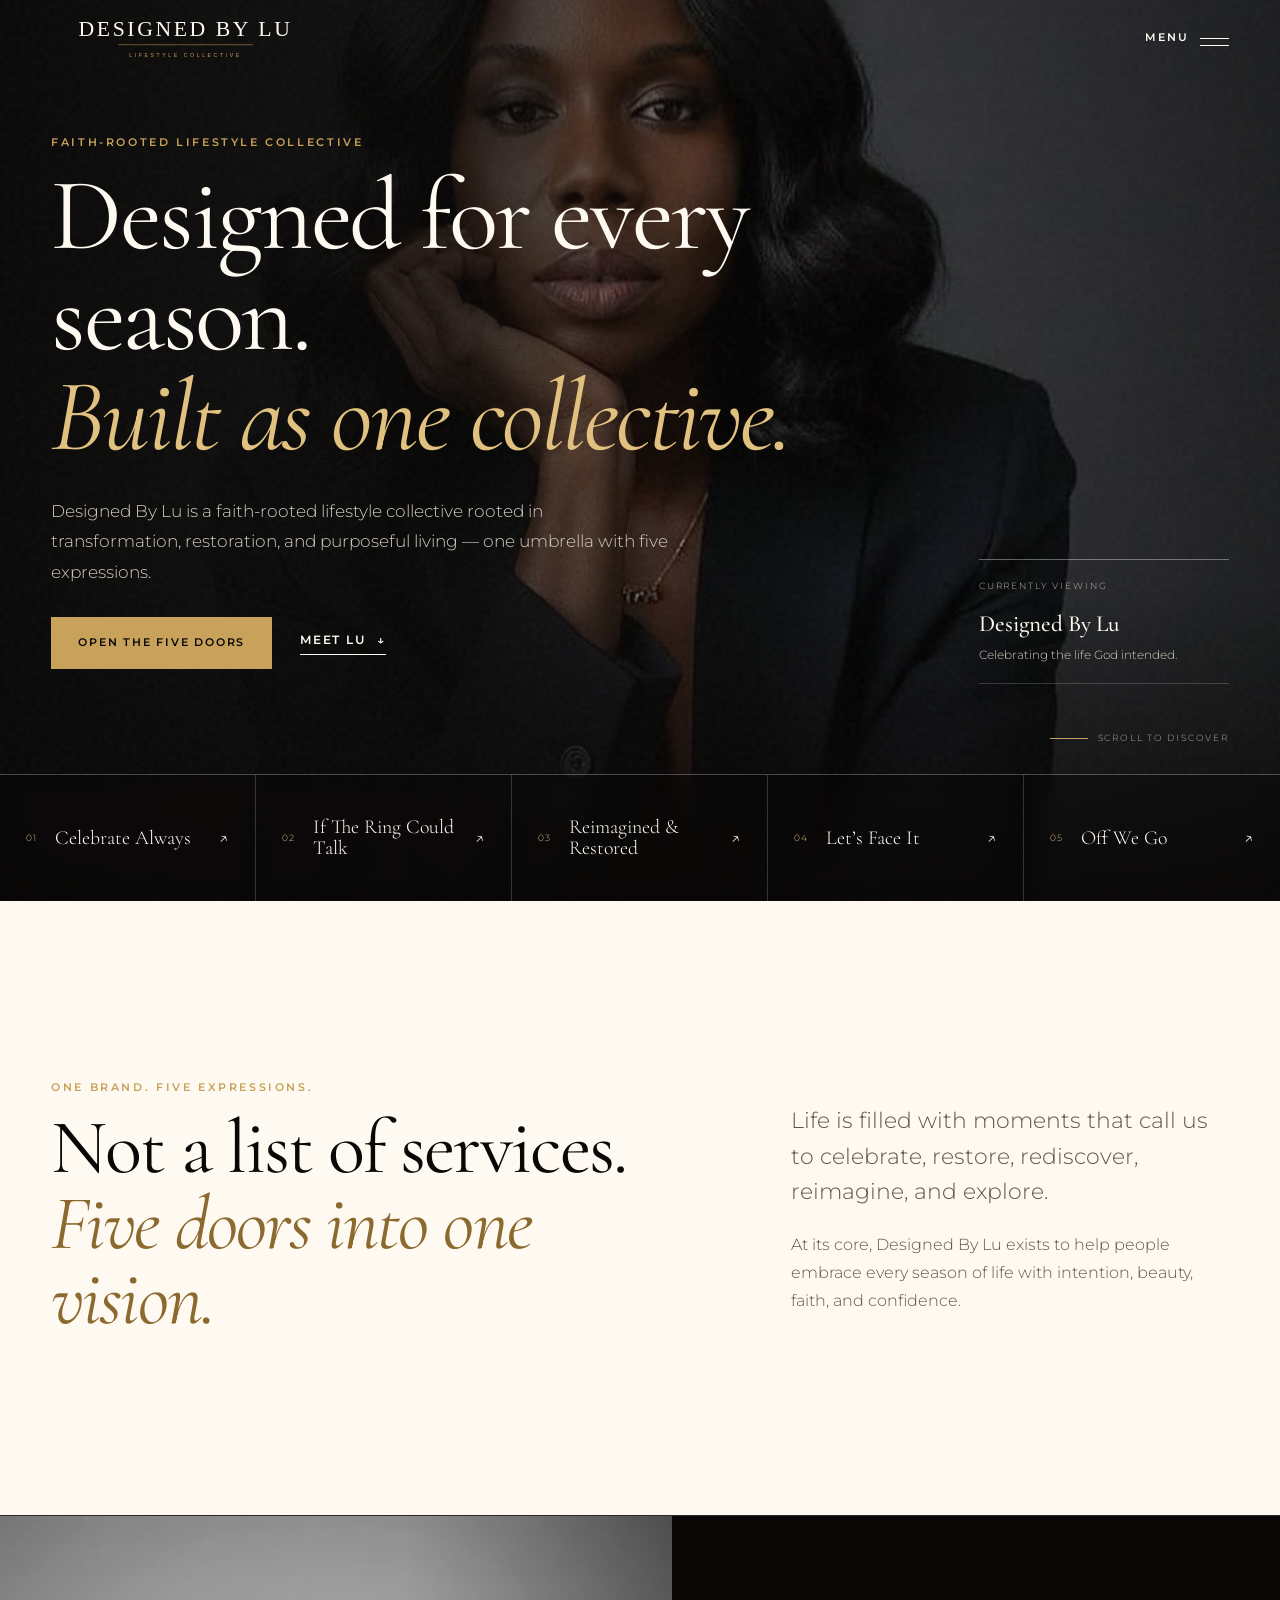
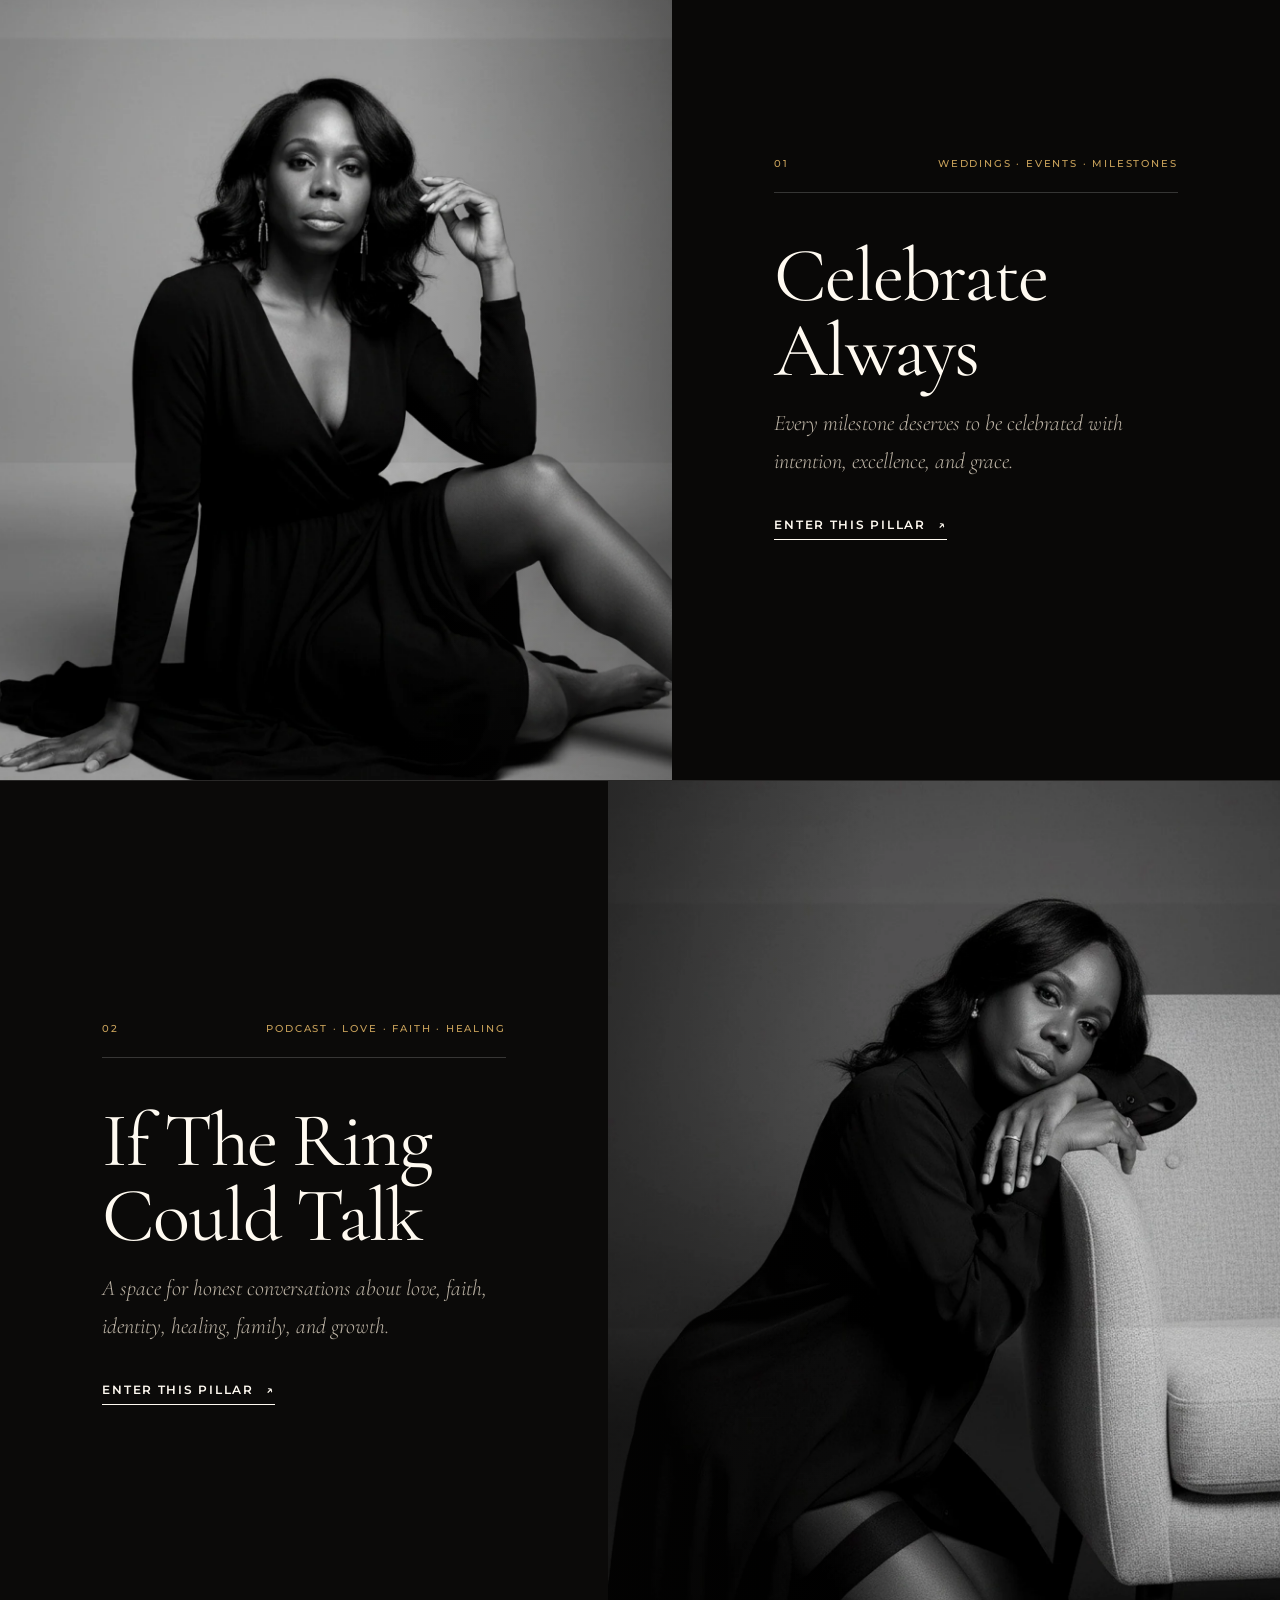
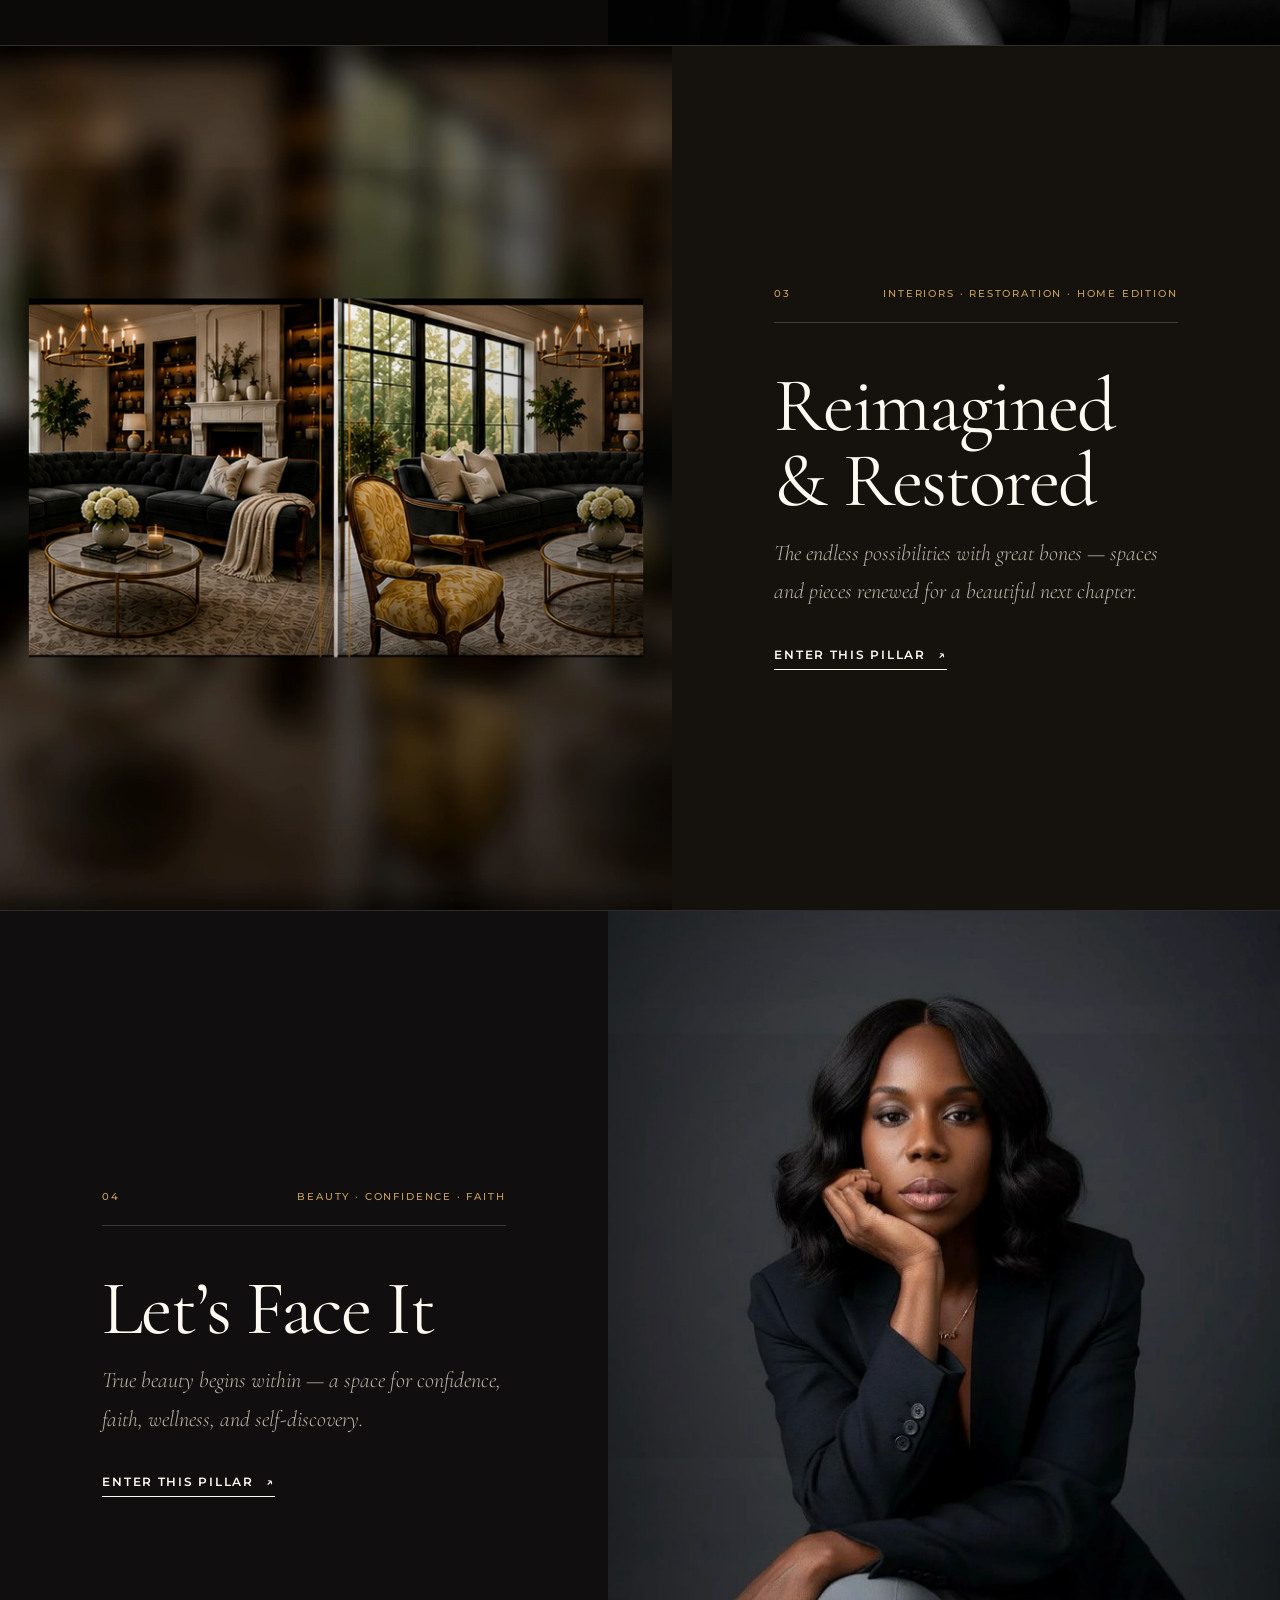
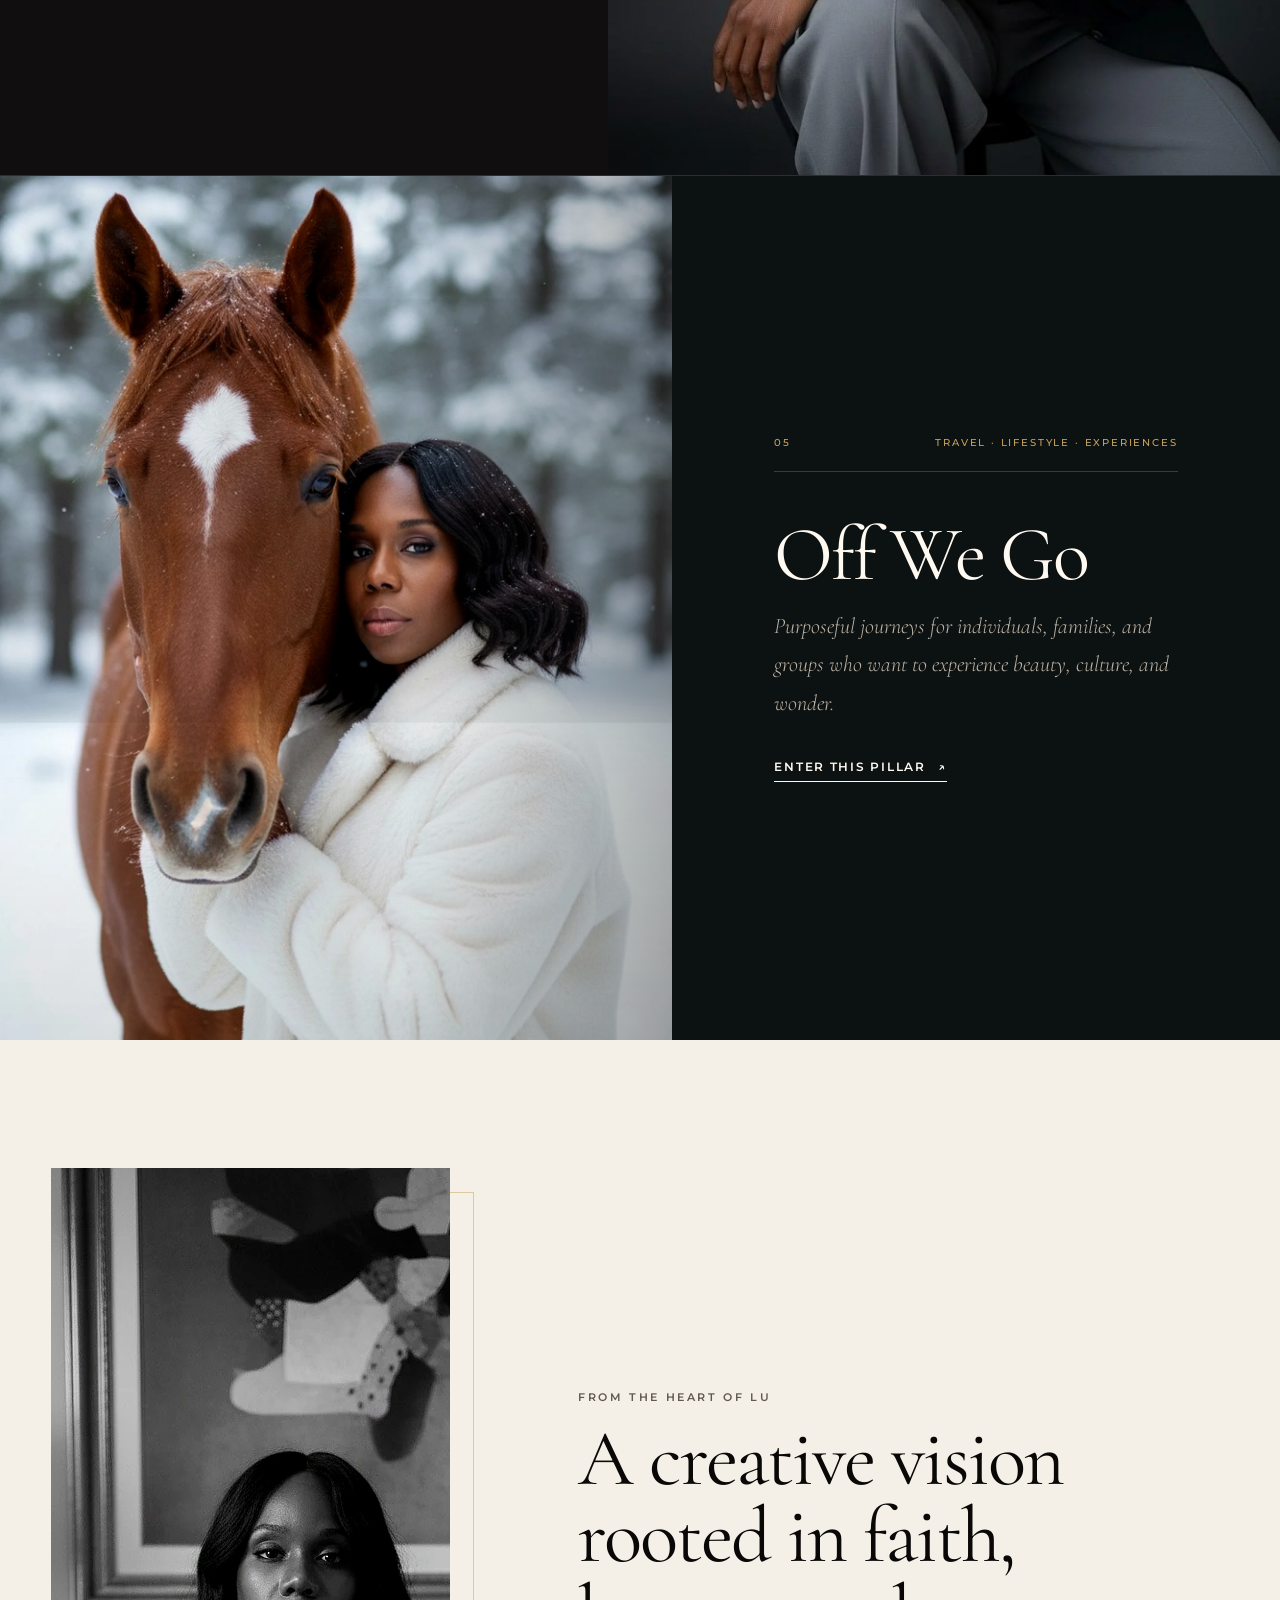
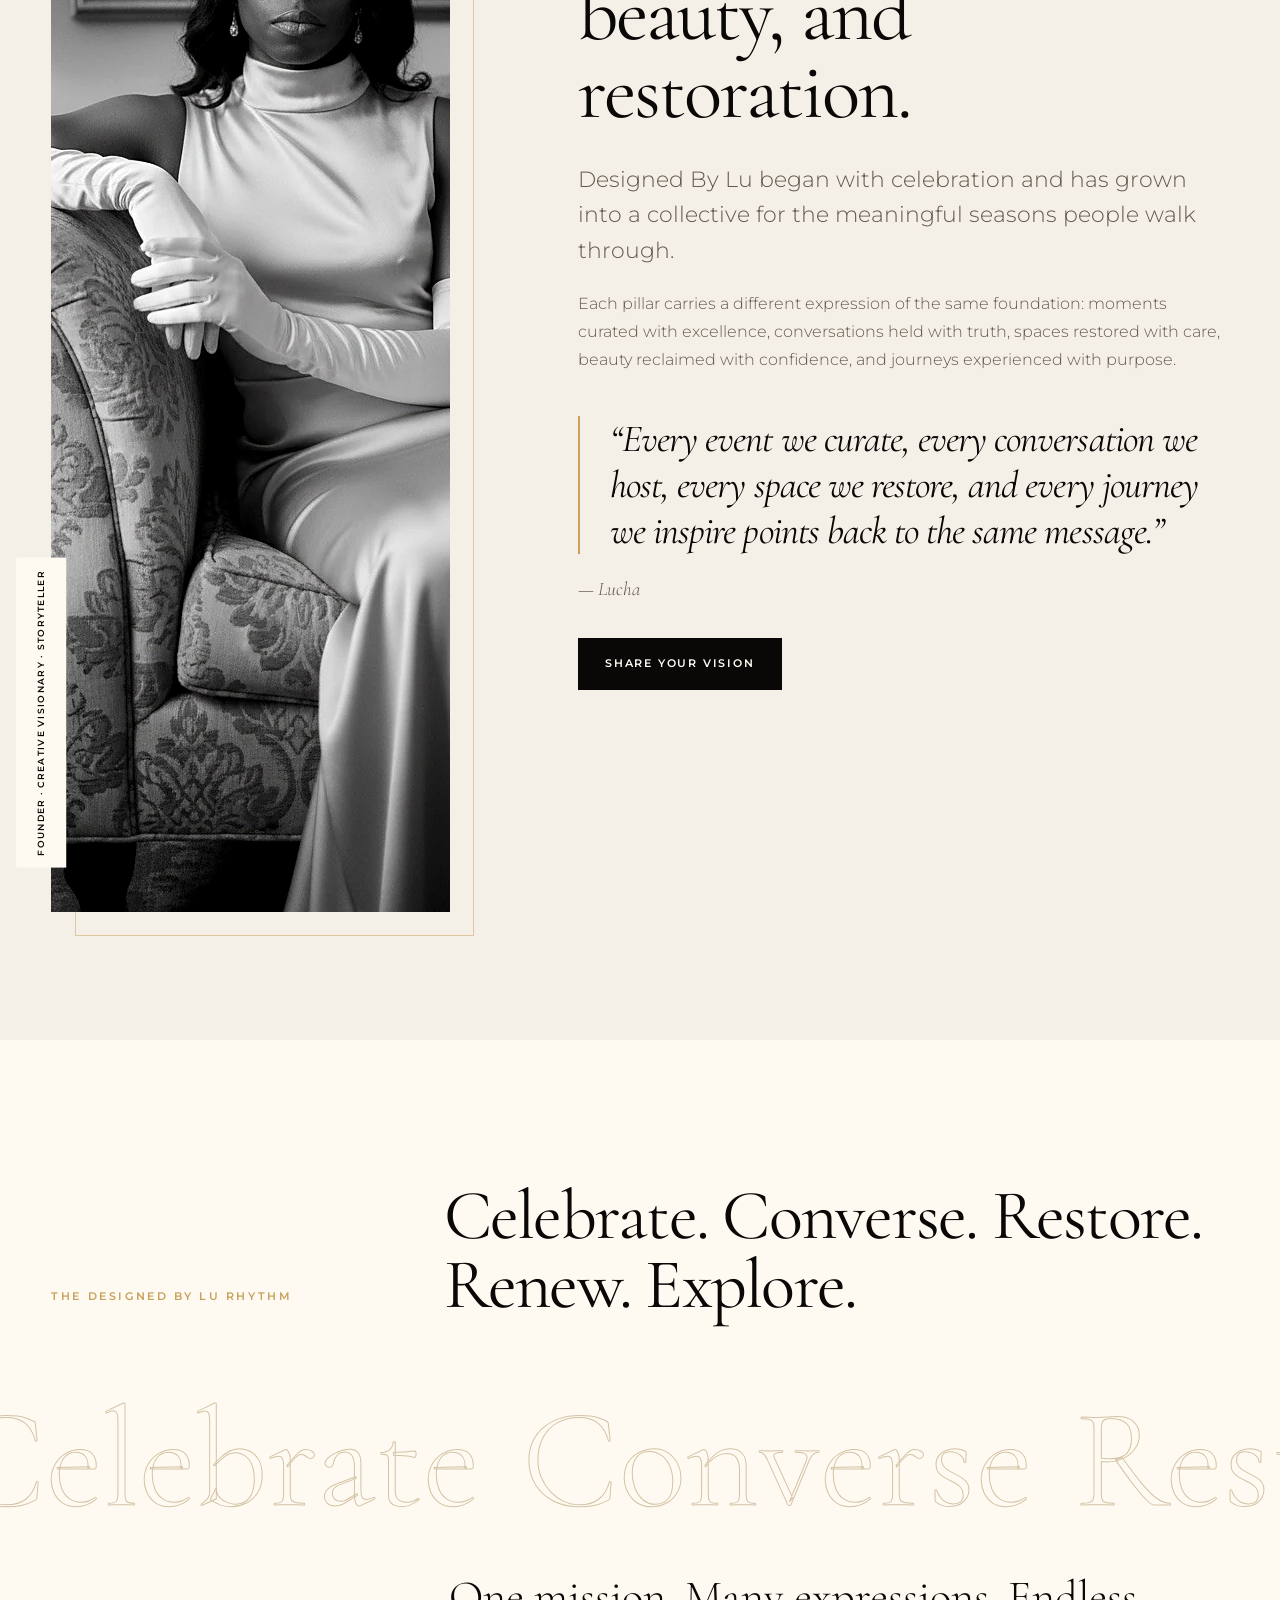
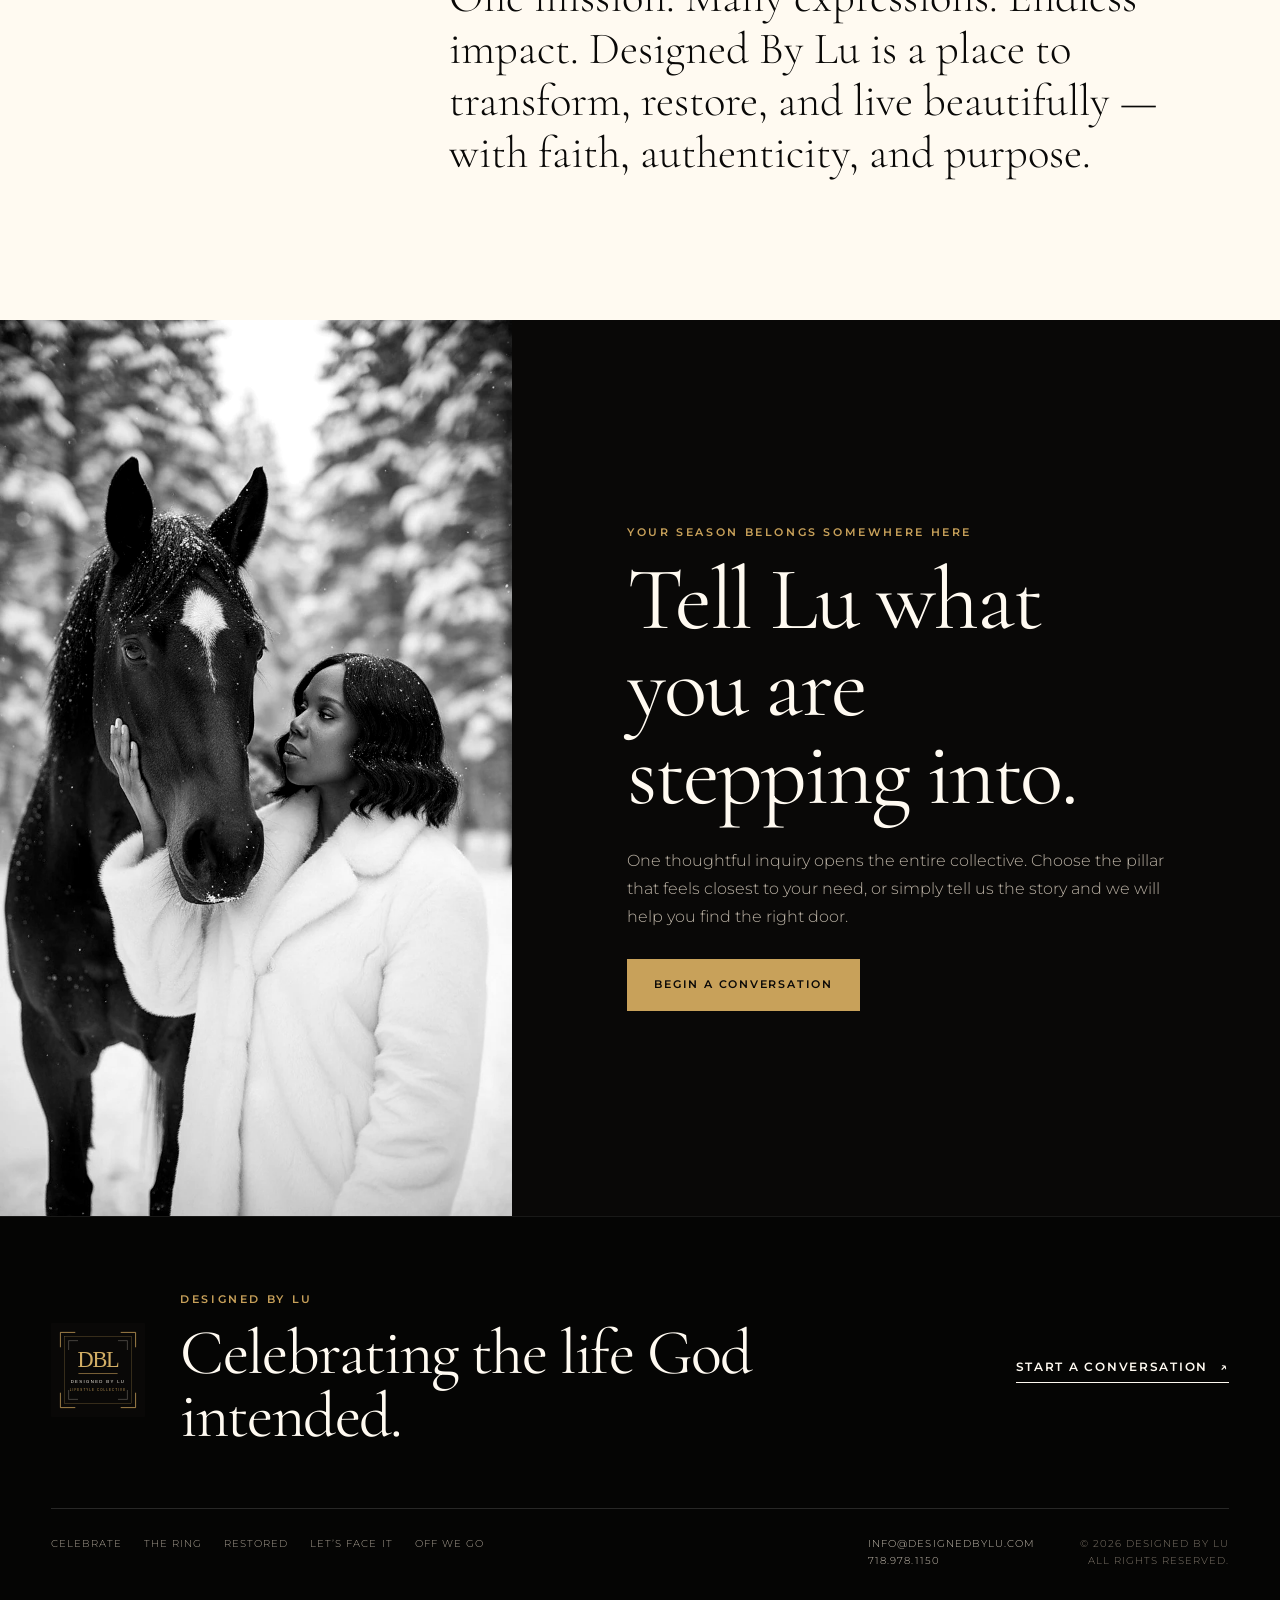
<file: index.html>
<!DOCTYPE html>

<html lang="en">
<head>
<meta charset="utf-8"/>
<meta content="width=device-width, initial-scale=1, viewport-fit=cover" name="viewport"/>
<title>Designed By Lu | One Vision, Five Expressions</title>
<meta content="Designed By Lu is a faith-rooted lifestyle collective celebrating life through events, conversation, restoration, confidence, and purposeful travel." name="description"/>
<meta content="#090807" name="theme-color"/>
<meta content="light dark" name="color-scheme"/>
<script>document.documentElement.classList.add("js")</script>
<link href="https://www.designedbylu.com/" rel="canonical"/>
<link href="assets/brand/favicon.svg" rel="icon" type="image/svg+xml"/>
<link href="site.webmanifest" rel="manifest"/>
<link href="https://fonts.googleapis.com" rel="preconnect"/>
<link crossorigin="" href="https://fonts.gstatic.com" rel="preconnect"/>
<link href="https://fonts.googleapis.com/css2?family=Cormorant+Garamond:ital,wght@0,400;0,500;0,600;1,400;1,500&amp;family=Montserrat:wght@300;400;500;600&amp;display=swap" rel="stylesheet"/>
<link href="styles.css" rel="stylesheet"/>
<meta content="website" property="og:type"/>
<meta content="Designed By Lu" property="og:site_name"/>
<meta content="Designed By Lu | One Vision, Five Expressions" property="og:title"/>
<meta content="Designed By Lu is a faith-rooted lifestyle collective celebrating life through events, conversation, restoration, confidence, and purposeful travel." property="og:description"/>
<meta content="https://www.designedbylu.com/" property="og:url"/>
<meta content="https://www.designedbylu.com/assets/images/og-cover.jpg" property="og:image"/>
<meta content="summary_large_image" name="twitter:card"/>
</head>
<body class="home">
<a class="skip-link" href="#main">Skip to content</a><header class="site-header" data-header="">
<div class="site-header__inner">
<a aria-label="Designed By Lu home" class="site-logo" href="index.html">
<img alt="Designed By Lu Lifestyle Collective" height="56" src="assets/brand/wordmark.svg" width="260"/>
</a>
<button aria-controls="site-menu" aria-expanded="false" class="menu-toggle" type="button">
<span>Menu</span><i aria-hidden="true"></i>
</button>
<nav aria-label="Primary navigation" class="site-menu" id="site-menu">
<div class="site-menu__eyebrow">The Five Pillars</div>
<div class="site-menu__links"><a data-nav="celebrate-always" href="celebrate-always/">Celebrate</a><a data-nav="if-the-ring-could-talk" href="if-the-ring-could-talk/">The Ring</a><a data-nav="reimagined-restored" href="reimagined-restored/">Restored</a><a data-nav="lets-face-it" href="lets-face-it/">Let’s Face It</a><a data-nav="off-we-go" href="off-we-go/">Off We Go</a></div>
<div class="site-menu__utility">
<a href="index.html#story">Our Story</a>
<a class="menu-contact" href="contact/">Begin a Conversation <span aria-hidden="true">↗</span></a>
</div>
</nav>
</div>
</header>
<main id="main">
<section aria-labelledby="hero-title" class="gateway-hero">
<div aria-hidden="true" class="gateway-hero__media">
<img alt="" data-default="assets/images/optimized/lucha-hero.webp" decoding="async" fetchpriority="high" height="1200" id="gateway-scene" src="assets/images/optimized/lucha-hero.webp" width="920"/>
<div class="gateway-hero__wash"></div>
</div>
<div aria-hidden="true" class="gateway-hero__grain"></div>
<div class="gateway-hero__content">
<div class="hero-copy" data-reveal="">
<p class="kicker">Faith-rooted lifestyle collective</p>
<h1 id="hero-title">Designed for every season.<br/><em>Built as one collective.</em></h1>
<p class="hero-copy__intro">Designed By Lu is a faith-rooted lifestyle collective rooted in transformation, restoration, and purposeful living — one umbrella with five expressions.</p>
<div class="hero-actions">
<a class="button button--gold" href="#five-pillars">Open the five doors</a>
<a class="text-link light" href="#story">Meet Lu <span aria-hidden="true">↓</span></a>
</div>
</div>
<aside aria-live="polite" class="hero-scene-caption">
<span>Currently viewing</span>
<strong id="scene-title">Designed By Lu</strong>
<p id="scene-tagline">Celebrating the life God intended.</p>
</aside>
</div>
<nav aria-label="Choose one of the five Designed By Lu pillars" class="hero-portals">
<a class="hero-portal" data-scene="assets/images/optimized/celebrate-card.webp" data-tagline="Beautiful moments. Meaningful celebrations." data-title="Celebrate Always" href="celebrate-always/">
<span class="hero-portal__num">01</span>
<span class="hero-portal__name">Celebrate Always</span>
<span aria-hidden="true" class="hero-portal__arrow">↗</span>
</a><a class="hero-portal" data-scene="assets/images/optimized/ring-card.webp" data-tagline="Stories that inspire. Conversations that transform." data-title="If The Ring Could Talk" href="if-the-ring-could-talk/">
<span class="hero-portal__num">02</span>
<span class="hero-portal__name">If The Ring Could Talk</span>
<span aria-hidden="true" class="hero-portal__arrow">↗</span>
</a><a class="hero-portal" data-scene="assets/images/optimized/restored-card.webp" data-tagline="Restoring spaces. Renewing possibilities." data-title="Reimagined &amp; Restored" href="reimagined-restored/">
<span class="hero-portal__num">03</span>
<span class="hero-portal__name">Reimagined &amp; Restored</span>
<span aria-hidden="true" class="hero-portal__arrow">↗</span>
</a><a class="hero-portal" data-scene="assets/images/optimized/face-card.webp" data-tagline="Beauty, faith, and becoming." data-title="Let’s Face It" href="lets-face-it/">
<span class="hero-portal__num">04</span>
<span class="hero-portal__name">Let’s Face It</span>
<span aria-hidden="true" class="hero-portal__arrow">↗</span>
</a><a class="hero-portal" data-scene="assets/images/optimized/travel-card.webp" data-tagline="Explore. Experience. Be inspired." data-title="Off We Go" href="off-we-go/">
<span class="hero-portal__num">05</span>
<span class="hero-portal__name">Off We Go</span>
<span aria-hidden="true" class="hero-portal__arrow">↗</span>
</a>
</nav>
<div aria-hidden="true" class="scroll-cue"><span></span>Scroll to discover</div>
</section>
<section class="collective-intro" id="five-pillars">
<div class="collective-intro__lead" data-reveal="">
<p class="kicker">One brand. Five expressions.</p>
<h2>Not a list of services.<br/><em>Five doors into one vision.</em></h2>
</div>
<div class="collective-intro__copy" data-reveal="">
<p class="lead">Life is filled with moments that call us to celebrate, restore, rediscover, reimagine, and explore.</p>
<p>At its core, Designed By Lu exists to help people embrace every season of life with intention, beauty, faith, and confidence.</p>
</div>
</section>
<section aria-label="Explore the five pillars" class="chapter-list">
<article class="chapter-card chapter-card--celebrate" data-reveal="">
<a aria-label="Explore Celebrate Always" class="chapter-card__image" href="celebrate-always/">
<img alt="" decoding="async" height="1800" loading="lazy" src="assets/images/optimized/celebrate-card.webp" width="1400"/>
</a>
<div class="chapter-card__body">
<div class="chapter-card__meta"><span>01</span><span>Weddings · Events · Milestones</span></div>
<h3><a href="celebrate-always/">Celebrate Always</a></h3>
<p>Every milestone deserves to be celebrated with intention, excellence, and grace.</p>
<a class="text-link" href="celebrate-always/">Enter this pillar <span aria-hidden="true">↗</span></a>
</div>
</article><article class="chapter-card chapter-card--ring" data-reveal="">
<a aria-label="Explore If The Ring Could Talk" class="chapter-card__image" href="if-the-ring-could-talk/">
<img alt="" decoding="async" height="1800" loading="lazy" src="assets/images/optimized/ring-card.webp" width="1400"/>
</a>
<div class="chapter-card__body">
<div class="chapter-card__meta"><span>02</span><span>Podcast · Love · Faith · Healing</span></div>
<h3><a href="if-the-ring-could-talk/">If The Ring Could Talk</a></h3>
<p>A space for honest conversations about love, faith, identity, healing, family, and growth.</p>
<a class="text-link" href="if-the-ring-could-talk/">Enter this pillar <span aria-hidden="true">↗</span></a>
</div>
</article><article class="chapter-card chapter-card--restored" data-reveal="">
<a aria-label="Explore Reimagined &amp; Restored" class="chapter-card__image" href="reimagined-restored/">
<img alt="" decoding="async" height="1800" loading="lazy" src="assets/images/optimized/restored-card.webp" width="1400"/>
</a>
<div class="chapter-card__body">
<div class="chapter-card__meta"><span>03</span><span>Interiors · Restoration · Home Edition</span></div>
<h3><a href="reimagined-restored/">Reimagined &amp; Restored</a></h3>
<p>The endless possibilities with great bones — spaces and pieces renewed for a beautiful next chapter.</p>
<a class="text-link" href="reimagined-restored/">Enter this pillar <span aria-hidden="true">↗</span></a>
</div>
</article><article class="chapter-card chapter-card--face" data-reveal="">
<a aria-label="Explore Let’s Face It" class="chapter-card__image" href="lets-face-it/">
<img alt="" decoding="async" height="1800" loading="lazy" src="assets/images/optimized/face-card.webp" width="1400"/>
</a>
<div class="chapter-card__body">
<div class="chapter-card__meta"><span>04</span><span>Beauty · Confidence · Faith</span></div>
<h3><a href="lets-face-it/">Let’s Face It</a></h3>
<p>True beauty begins within — a space for confidence, faith, wellness, and self-discovery.</p>
<a class="text-link" href="lets-face-it/">Enter this pillar <span aria-hidden="true">↗</span></a>
</div>
</article><article class="chapter-card chapter-card--travel" data-reveal="">
<a aria-label="Explore Off We Go" class="chapter-card__image" href="off-we-go/">
<img alt="" decoding="async" height="1800" loading="lazy" src="assets/images/optimized/travel-card.webp" width="1400"/>
</a>
<div class="chapter-card__body">
<div class="chapter-card__meta"><span>05</span><span>Travel · Lifestyle · Experiences</span></div>
<h3><a href="off-we-go/">Off We Go</a></h3>
<p>Purposeful journeys for individuals, families, and groups who want to experience beauty, culture, and wonder.</p>
<a class="text-link" href="off-we-go/">Enter this pillar <span aria-hidden="true">↗</span></a>
</div>
</article>
</section>
<section class="founder-story" id="story">
<div class="founder-story__image" data-reveal="">
<img alt="Lu, founder and creative visionary of Designed By Lu" decoding="async" height="1344" loading="lazy" src="assets/images/optimized/lucha-gloves-chair.webp" width="768"/>
<span class="image-note">Founder · Creative Visionary · Storyteller</span>
</div>
<div class="founder-story__content" data-reveal="">
<p class="kicker">From the heart of Lu</p>
<h2>A creative vision rooted in faith, beauty, and restoration.</h2>
<p class="lead">Designed By Lu began with celebration and has grown into a collective for the meaningful seasons people walk through.</p>
<p>Each pillar carries a different expression of the same foundation: moments curated with excellence, conversations held with truth, spaces restored with care, beauty reclaimed with confidence, and journeys experienced with purpose.</p>
<blockquote>“Every event we curate, every conversation we host, every space we restore, and every journey we inspire points back to the same message.”</blockquote>
<p class="signature">— Lucha</p>
<a class="button button--ink" href="contact/">Share your vision</a>
</div>
</section>
<section class="manifesto">
<div class="manifesto__top" data-reveal="">
<p class="kicker">The Designed By Lu rhythm</p>
<h2>Celebrate. Converse. Restore. Renew. Explore.</h2>
</div>
<div aria-hidden="true" class="manifesto__words">
<span>Celebrate</span><span>Converse</span><span>Restore</span><span>Renew</span><span>Explore</span>
</div>
<div class="manifesto__statement" data-reveal="">
<p>One mission. Many expressions. Endless impact. Designed By Lu is a place to transform, restore, and live beautifully — with faith, authenticity, and purpose.</p>
</div>
</section>
<section class="inquiry-cta">
<div aria-hidden="true" class="inquiry-cta__image">
<img alt="" decoding="async" height="1344" loading="lazy" src="assets/images/optimized/lucha-blazer.webp" width="768"/>
</div>
<div class="inquiry-cta__content" data-reveal="">
<p class="kicker">Your season belongs somewhere here</p>
<h2>Tell Lu what you are stepping into.</h2>
<p>One thoughtful inquiry opens the entire collective. Choose the pillar that feels closest to your need, or simply tell us the story and we will help you find the right door.</p>
<a class="button button--gold" href="contact/">Begin a conversation</a>
</div>
</section>
</main>
<script type="application/ld+json">{"@context": "https://schema.org", "@type": "Organization", "name": "Designed By Lu", "url": "https://www.designedbylu.com/", "logo": "https://www.designedbylu.com/assets/brand/crest.svg", "description": "A faith-rooted lifestyle collective expressed through celebration, conversation, restoration, confidence, and purposeful travel.", "email": "info@designedbylu.com", "telephone": "+1-718-978-1150", "founder": {"@type": "Person", "name": "Lucha Saint Fleury"}}</script>
<footer class="site-footer">
<div class="site-footer__top">
<img alt="" height="116" src="assets/brand/crest.svg" width="116"/>
<div>
<p class="kicker">Designed By Lu</p>
<h2>Celebrating the life God intended.</h2>
</div>
<a class="text-link light" href="contact/">Start a conversation <span aria-hidden="true">↗</span></a>
</div>
<div class="site-footer__grid">
<div aria-label="The five pillars" class="footer-pillar-links"><a href="celebrate-always/">Celebrate</a><a href="if-the-ring-could-talk/">The Ring</a><a href="reimagined-restored/">Restored</a><a href="lets-face-it/">Let’s Face It</a><a href="off-we-go/">Off We Go</a></div>
<div class="footer-contact">
<a href="mailto:info@designedbylu.com">info@designedbylu.com</a>
<a href="tel:+17189781150">718.978.1150</a>
</div>
<div class="footer-legal">© <span data-year=""></span> Designed By Lu<br/>All rights reserved.</div>
</div>
</footer>
<script defer="" src="script.js"></script>
</body>
</html>
</file>
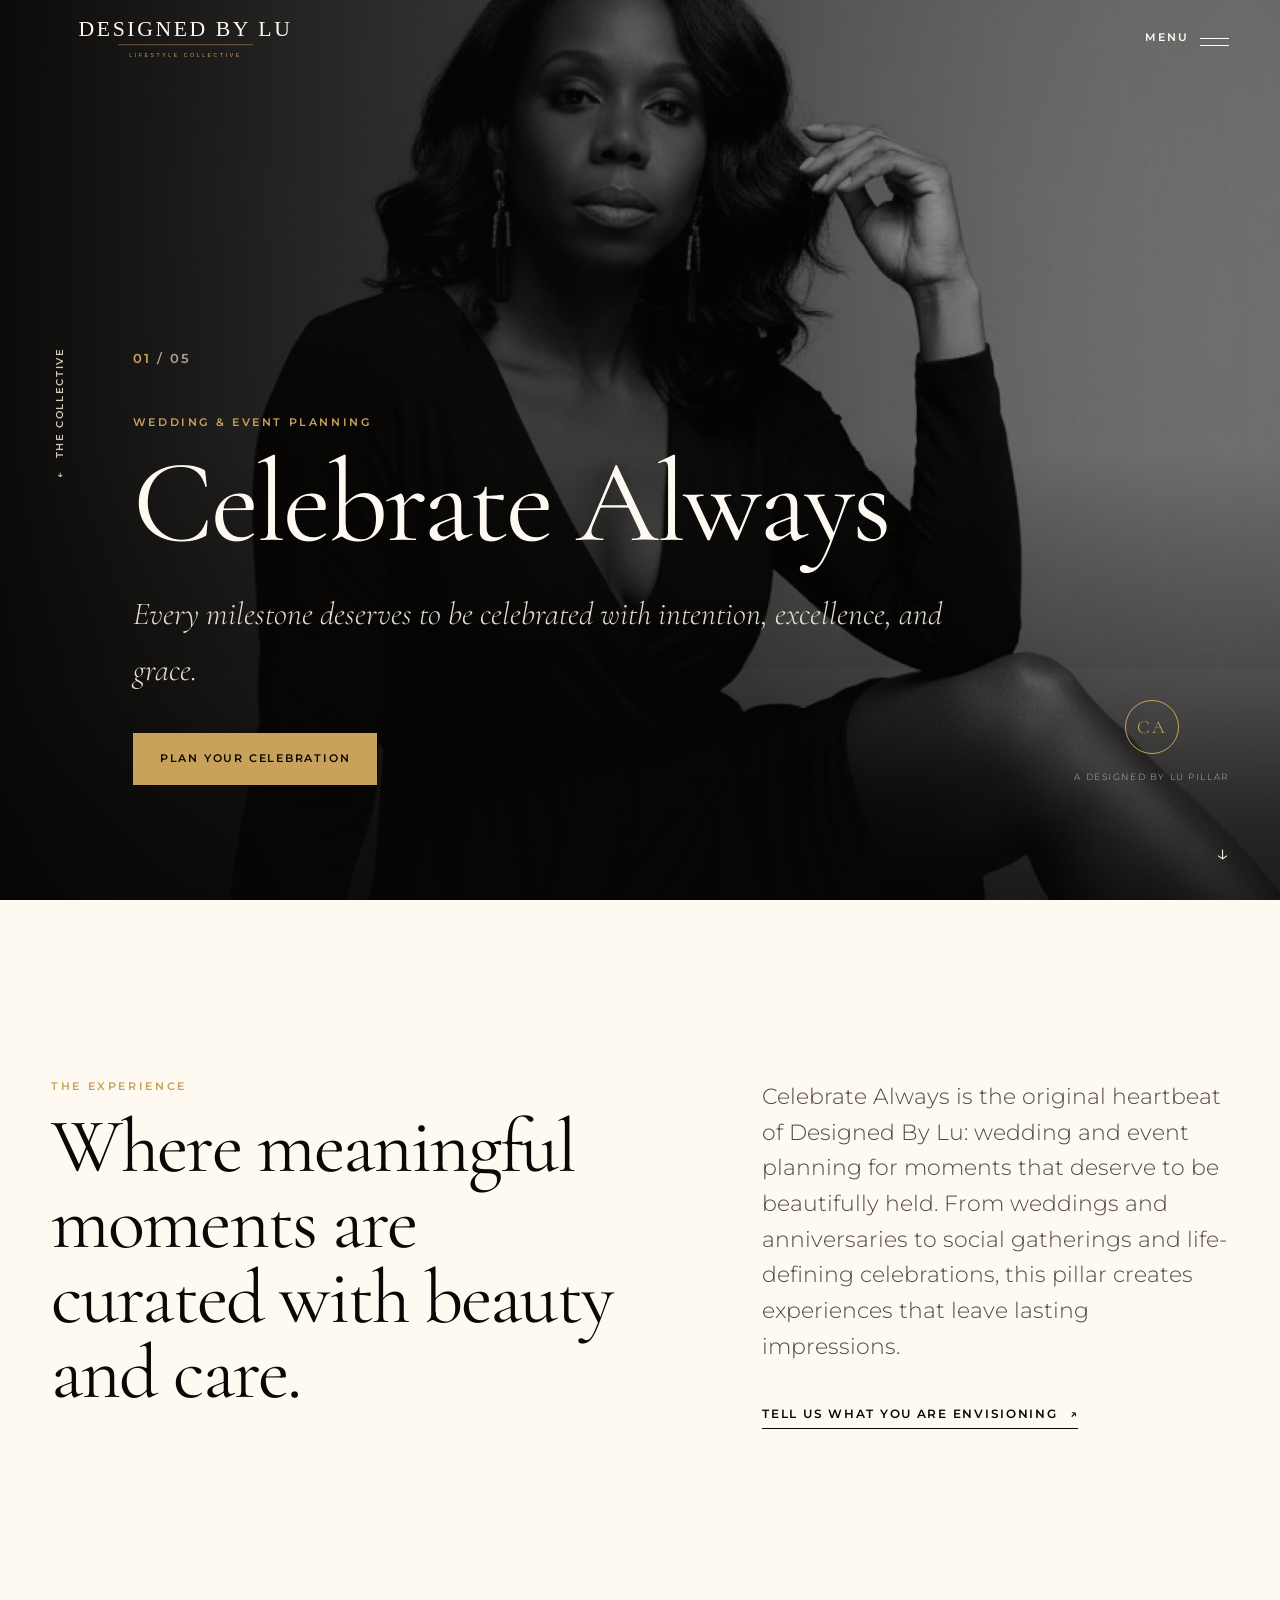
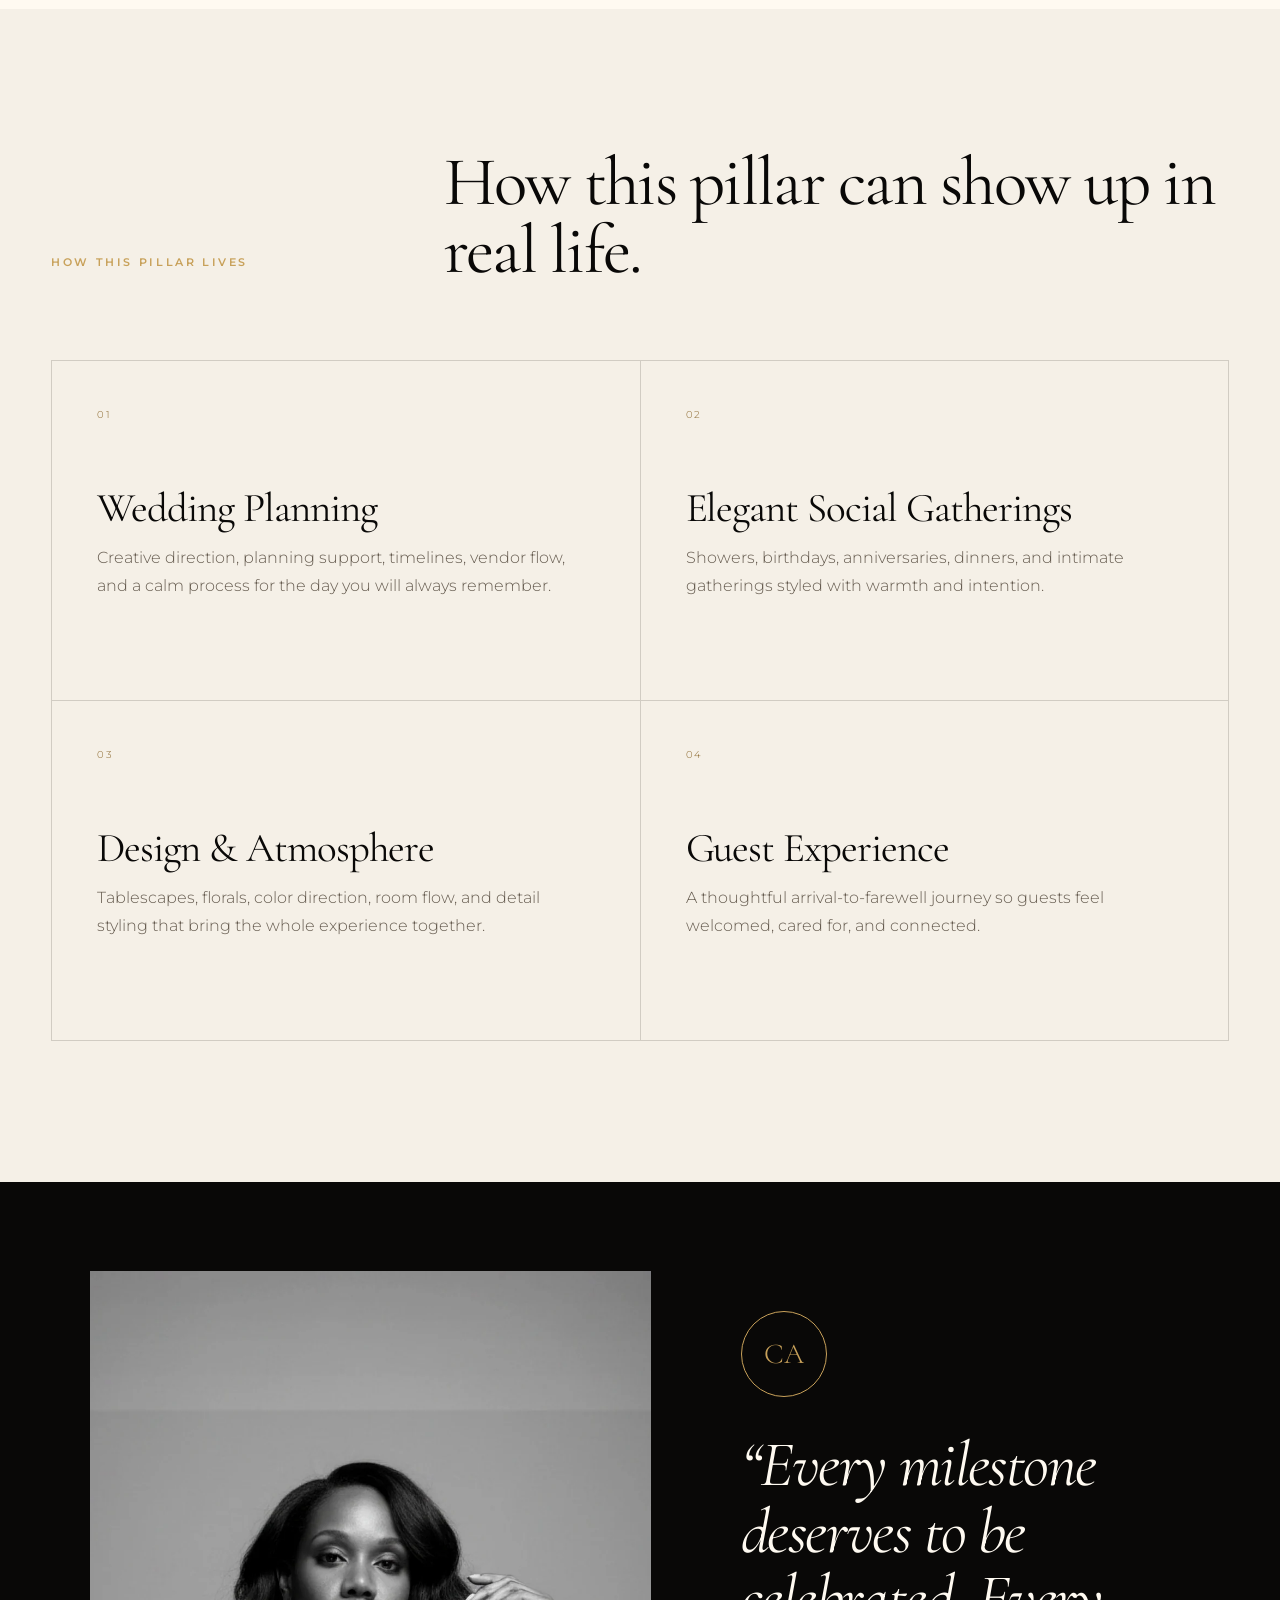
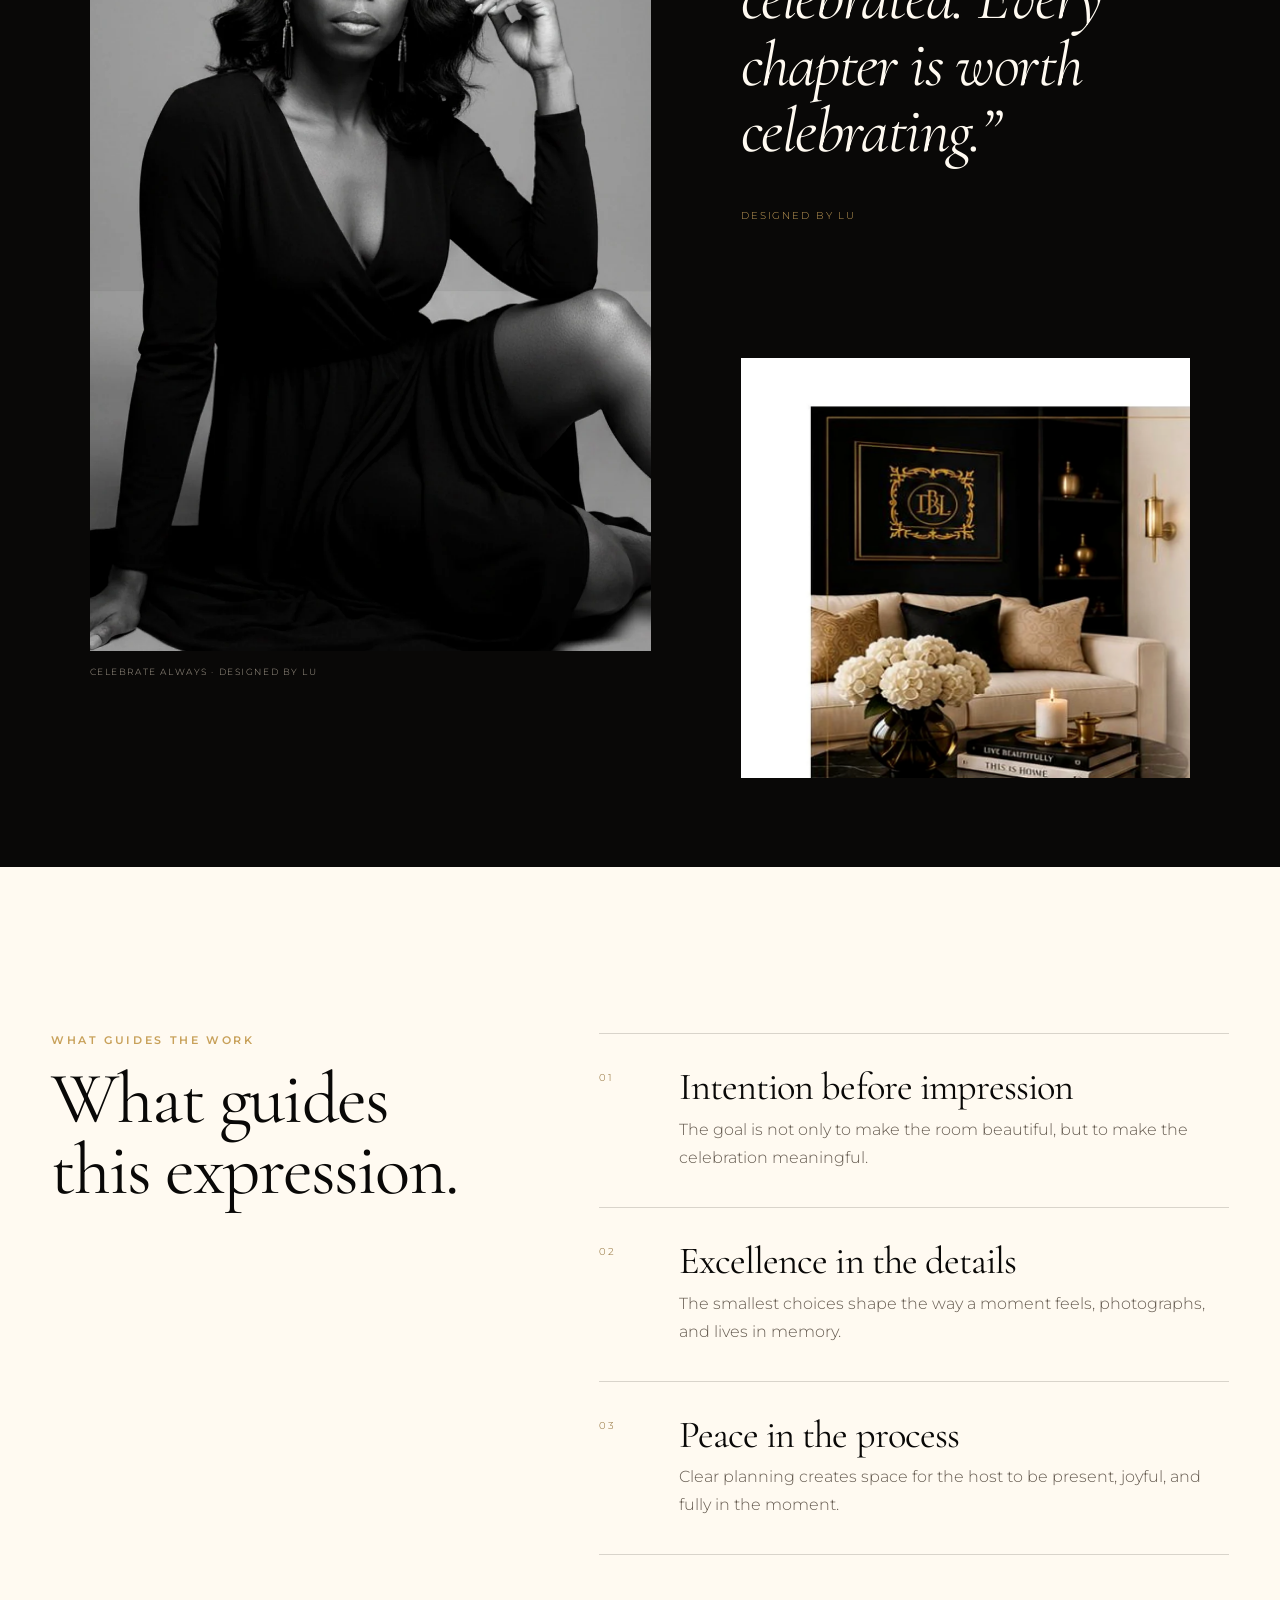
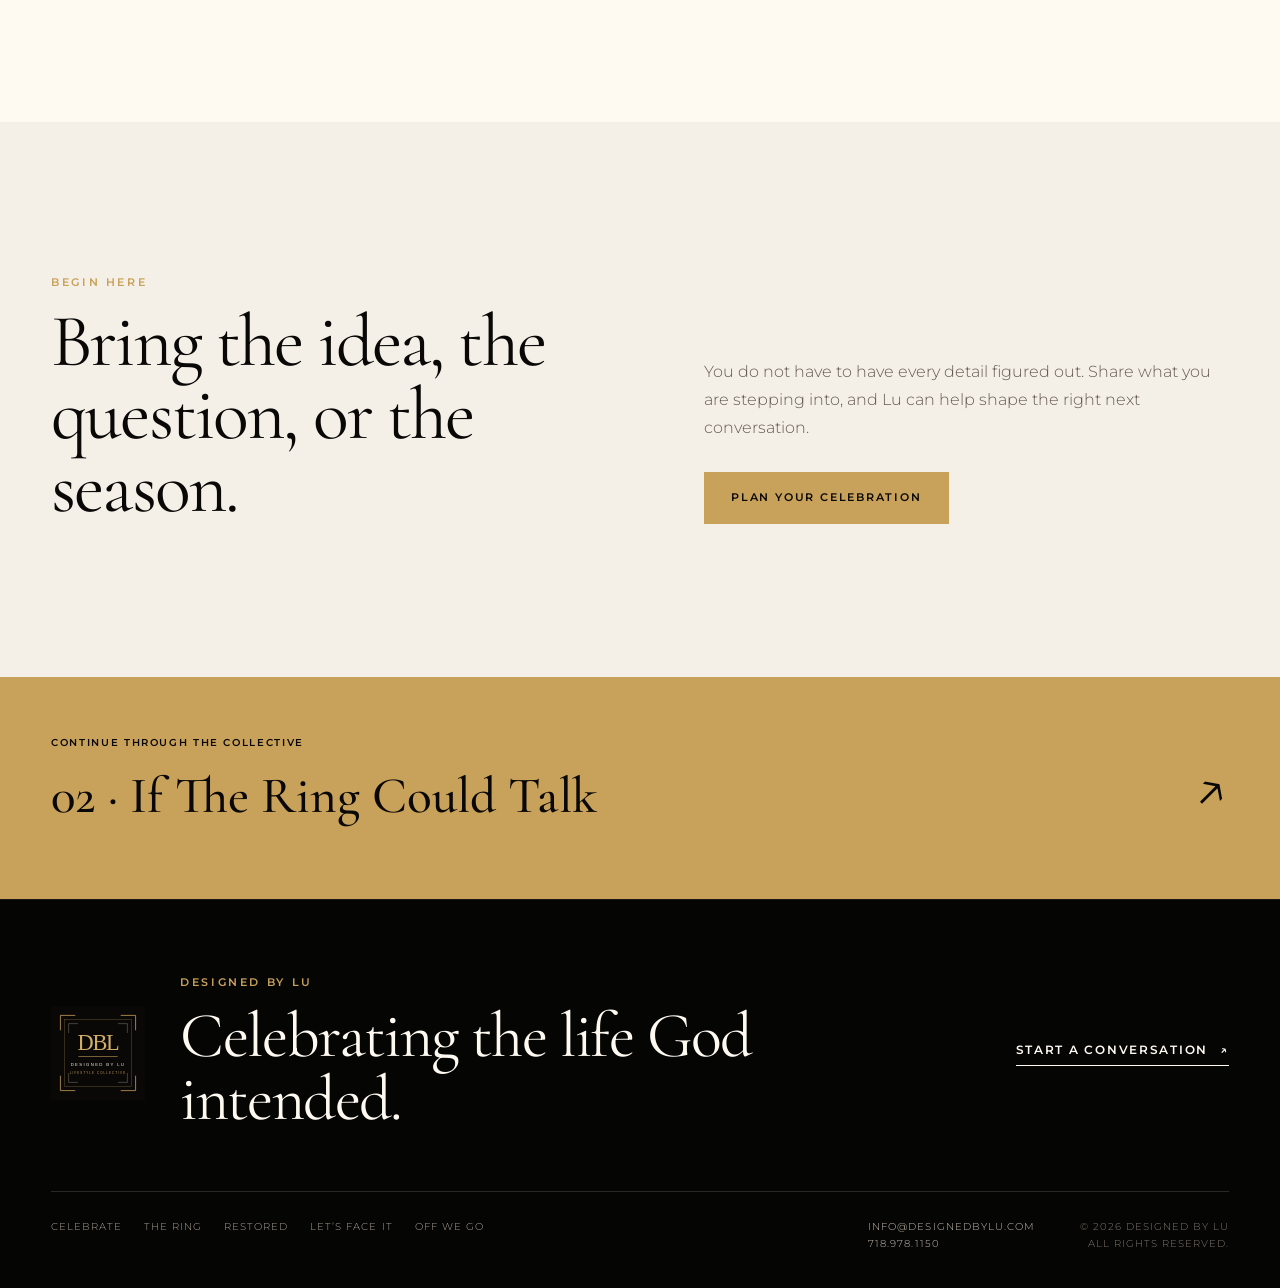
<file: celebrate-always/index.html>
<!DOCTYPE html>

<html lang="en">
<head>
<meta charset="utf-8"/>
<meta content="width=device-width, initial-scale=1, viewport-fit=cover" name="viewport"/>
<title>Celebrate Always | Designed By Lu</title>
<meta content="Celebrate Always is the original heartbeat of Designed By Lu: wedding and event planning for moments that deserve to be beautifully held. From weddings and" name="description"/>
<meta content="#090807" name="theme-color"/>
<meta content="light dark" name="color-scheme"/>
<script>document.documentElement.classList.add("js")</script>
<link href="https://www.designedbylu.com/celebrate-always/" rel="canonical"/>
<link href="../assets/brand/favicon.svg" rel="icon" type="image/svg+xml"/>
<link href="../site.webmanifest" rel="manifest"/>
<link href="https://fonts.googleapis.com" rel="preconnect"/>
<link crossorigin="" href="https://fonts.gstatic.com" rel="preconnect"/>
<link href="https://fonts.googleapis.com/css2?family=Cormorant+Garamond:ital,wght@0,400;0,500;0,600;1,400;1,500&amp;family=Montserrat:wght@300;400;500;600&amp;display=swap" rel="stylesheet"/>
<link href="../styles.css" rel="stylesheet"/>
<meta content="website" property="og:type"/>
<meta content="Designed By Lu" property="og:site_name"/>
<meta content="Celebrate Always | Designed By Lu" property="og:title"/>
<meta content="Celebrate Always is the original heartbeat of Designed By Lu: wedding and event planning for moments that deserve to be beautifully held. From weddings and" property="og:description"/>
<meta content="https://www.designedbylu.com/celebrate-always/" property="og:url"/>
<meta content="https://www.designedbylu.com/assets/images/og-cover.jpg" property="og:image"/>
<meta content="summary_large_image" name="twitter:card"/>
</head>
<body class="pillar-page theme-celebrate">
<a class="skip-link" href="#main">Skip to content</a><header class="site-header" data-header="">
<div class="site-header__inner">
<a aria-label="Designed By Lu home" class="site-logo" href="../index.html">
<img alt="Designed By Lu Lifestyle Collective" height="56" src="../assets/brand/wordmark.svg" width="260"/>
</a>
<button aria-controls="site-menu" aria-expanded="false" class="menu-toggle" type="button">
<span>Menu</span><i aria-hidden="true"></i>
</button>
<nav aria-label="Primary navigation" class="site-menu" id="site-menu">
<div class="site-menu__eyebrow">The Five Pillars</div>
<div class="site-menu__links"><a data-nav="celebrate-always" href="../celebrate-always/">Celebrate</a><a data-nav="if-the-ring-could-talk" href="../if-the-ring-could-talk/">The Ring</a><a data-nav="reimagined-restored" href="../reimagined-restored/">Restored</a><a data-nav="lets-face-it" href="../lets-face-it/">Let’s Face It</a><a data-nav="off-we-go" href="../off-we-go/">Off We Go</a></div>
<div class="site-menu__utility">
<a href="../index.html#story">Our Story</a>
<a class="menu-contact" href="../contact/">Begin a Conversation <span aria-hidden="true">↗</span></a>
</div>
</nav>
</div>
</header>
<main id="main">
<section class="pillar-hero">
<div aria-hidden="true" class="pillar-hero__media"><img alt="" decoding="async" fetchpriority="high" height="1800" src="../assets/images/optimized/celebrate-card.webp" width="1400"/></div>
<div class="pillar-hero__wash"></div>
<div class="pillar-hero__content">
<a class="back-link" href="../index.html#five-pillars"><span aria-hidden="true">←</span> The collective</a>
<div class="pillar-hero__title" data-reveal="">
<div class="pillar-index">01 <span>/ 05</span></div>
<p class="kicker">Wedding &amp; Event Planning</p>
<h1>Celebrate Always</h1>
<p>Every milestone deserves to be celebrated with intention, excellence, and grace.</p>
<a class="button button--gold" href="../contact/?interest=celebrate-always">Plan your celebration</a>
</div>
<div class="pillar-hero__mark"><span aria-hidden="true" class="pillar-symbol">CA</span><span>A Designed By Lu pillar</span></div>
</div>
<a aria-label="Continue to the Celebrate Always experience" class="hero-down" href="#experience">↓</a>
</section>
<section class="pillar-intro" id="experience">
<div class="pillar-intro__heading" data-reveal="">
<p class="kicker">The experience</p>
<h2>Where meaningful moments are curated with beauty and care.</h2>
</div>
<div class="pillar-intro__copy" data-reveal="">
<p class="lead">Celebrate Always is the original heartbeat of Designed By Lu: wedding and event planning for moments that deserve to be beautifully held. From weddings and anniversaries to social gatherings and life-defining celebrations, this pillar creates experiences that leave lasting impressions.</p>
<a class="text-link" href="../contact/?interest=celebrate-always">Tell us what you are envisioning <span aria-hidden="true">↗</span></a>
</div>
</section>
<section class="offerings">
<div class="section-heading" data-reveal=""><p class="kicker">How this pillar lives</p><h2>How this pillar can show up in real life.</h2></div>
<div class="offer-grid"><article class="offer-card" data-reveal=""><span>01</span><h3>Wedding Planning</h3><p>Creative direction, planning support, timelines, vendor flow, and a calm process for the day you will always remember.</p></article><article class="offer-card" data-reveal=""><span>02</span><h3>Elegant Social Gatherings</h3><p>Showers, birthdays, anniversaries, dinners, and intimate gatherings styled with warmth and intention.</p></article><article class="offer-card" data-reveal=""><span>03</span><h3>Design &amp; Atmosphere</h3><p>Tablescapes, florals, color direction, room flow, and detail styling that bring the whole experience together.</p></article><article class="offer-card" data-reveal=""><span>04</span><h3>Guest Experience</h3><p>A thoughtful arrival-to-farewell journey so guests feel welcomed, cared for, and connected.</p></article></div>
</section>
<section class="editorial-gallery">
<figure class="editorial-gallery__portrait" data-reveal="">
<img alt="Lu representing the Celebrate Always pillar" decoding="async" height="2856" loading="lazy" src="../assets/images/optimized/lucha-celebrate.webp" width="1632"/>
<figcaption>Celebrate Always · Designed By Lu</figcaption>
</figure>
<div class="editorial-gallery__quote" data-reveal="">
<span aria-hidden="true" class="pillar-symbol large">CA</span>
<blockquote>“Every milestone deserves to be celebrated. Every chapter is worth celebrating.”</blockquote>
<span>Designed By Lu</span>
</div>
<figure class="editorial-gallery__detail" data-reveal="">
<img alt="A visual expression of Celebrate Always" decoding="async" height="850" loading="lazy" src="../assets/images/optimized/interior-ambience.webp" width="1200"/>
</figure>
</section>
<section class="principles-section">
<div class="principles-section__heading" data-reveal=""><p class="kicker">What guides the work</p><h2>What guides this expression.</h2></div>
<div class="principles-list"><article class="principle"><span>01</span><div><h3>Intention before impression</h3><p>The goal is not only to make the room beautiful, but to make the celebration meaningful.</p></div></article><article class="principle"><span>02</span><div><h3>Excellence in the details</h3><p>The smallest choices shape the way a moment feels, photographs, and lives in memory.</p></div></article><article class="principle"><span>03</span><div><h3>Peace in the process</h3><p>Clear planning creates space for the host to be present, joyful, and fully in the moment.</p></div></article></div>
</section>
<section class="pillar-contact">
<div data-reveal="">
<p class="kicker">Begin here</p>
<h2>Bring the idea, the question, or the season.</h2>
</div>
<div data-reveal="">
<p>You do not have to have every detail figured out. Share what you are stepping into, and Lu can help shape the right next conversation.</p>
<a class="button button--gold" href="../contact/?interest=celebrate-always">Plan your celebration</a>
</div>
</section>
<a class="next-pillar" href="../if-the-ring-could-talk/">
<div><span>Continue through the collective</span><strong>02 · If The Ring Could Talk</strong></div>
<span aria-hidden="true" class="next-pillar__arrow">↗</span>
</a>
</main>
<script type="application/ld+json">{"@context": "https://schema.org", "@type": "WebPage", "name": "Celebrate Always", "url": "https://www.designedbylu.com/celebrate-always/", "isPartOf": {"@type": "WebSite", "name": "Designed By Lu", "url": "https://www.designedbylu.com/"}, "description": "Wedding and event planning by Designed By Lu, where milestone celebrations are shaped with grace, beauty, calm, and intentional detail."}</script>
<footer class="site-footer">
<div class="site-footer__top">
<img alt="" height="116" src="../assets/brand/crest.svg" width="116"/>
<div>
<p class="kicker">Designed By Lu</p>
<h2>Celebrating the life God intended.</h2>
</div>
<a class="text-link light" href="../contact/">Start a conversation <span aria-hidden="true">↗</span></a>
</div>
<div class="site-footer__grid">
<div aria-label="The five pillars" class="footer-pillar-links"><a href="../celebrate-always/">Celebrate</a><a href="../if-the-ring-could-talk/">The Ring</a><a href="../reimagined-restored/">Restored</a><a href="../lets-face-it/">Let’s Face It</a><a href="../off-we-go/">Off We Go</a></div>
<div class="footer-contact">
<a href="mailto:info@designedbylu.com">info@designedbylu.com</a>
<a href="tel:+17189781150">718.978.1150</a>
</div>
<div class="footer-legal">© <span data-year=""></span> Designed By Lu<br/>All rights reserved.</div>
</div>
</footer>
<script defer="" src="../script.js"></script>
</body>
</html>
</file>
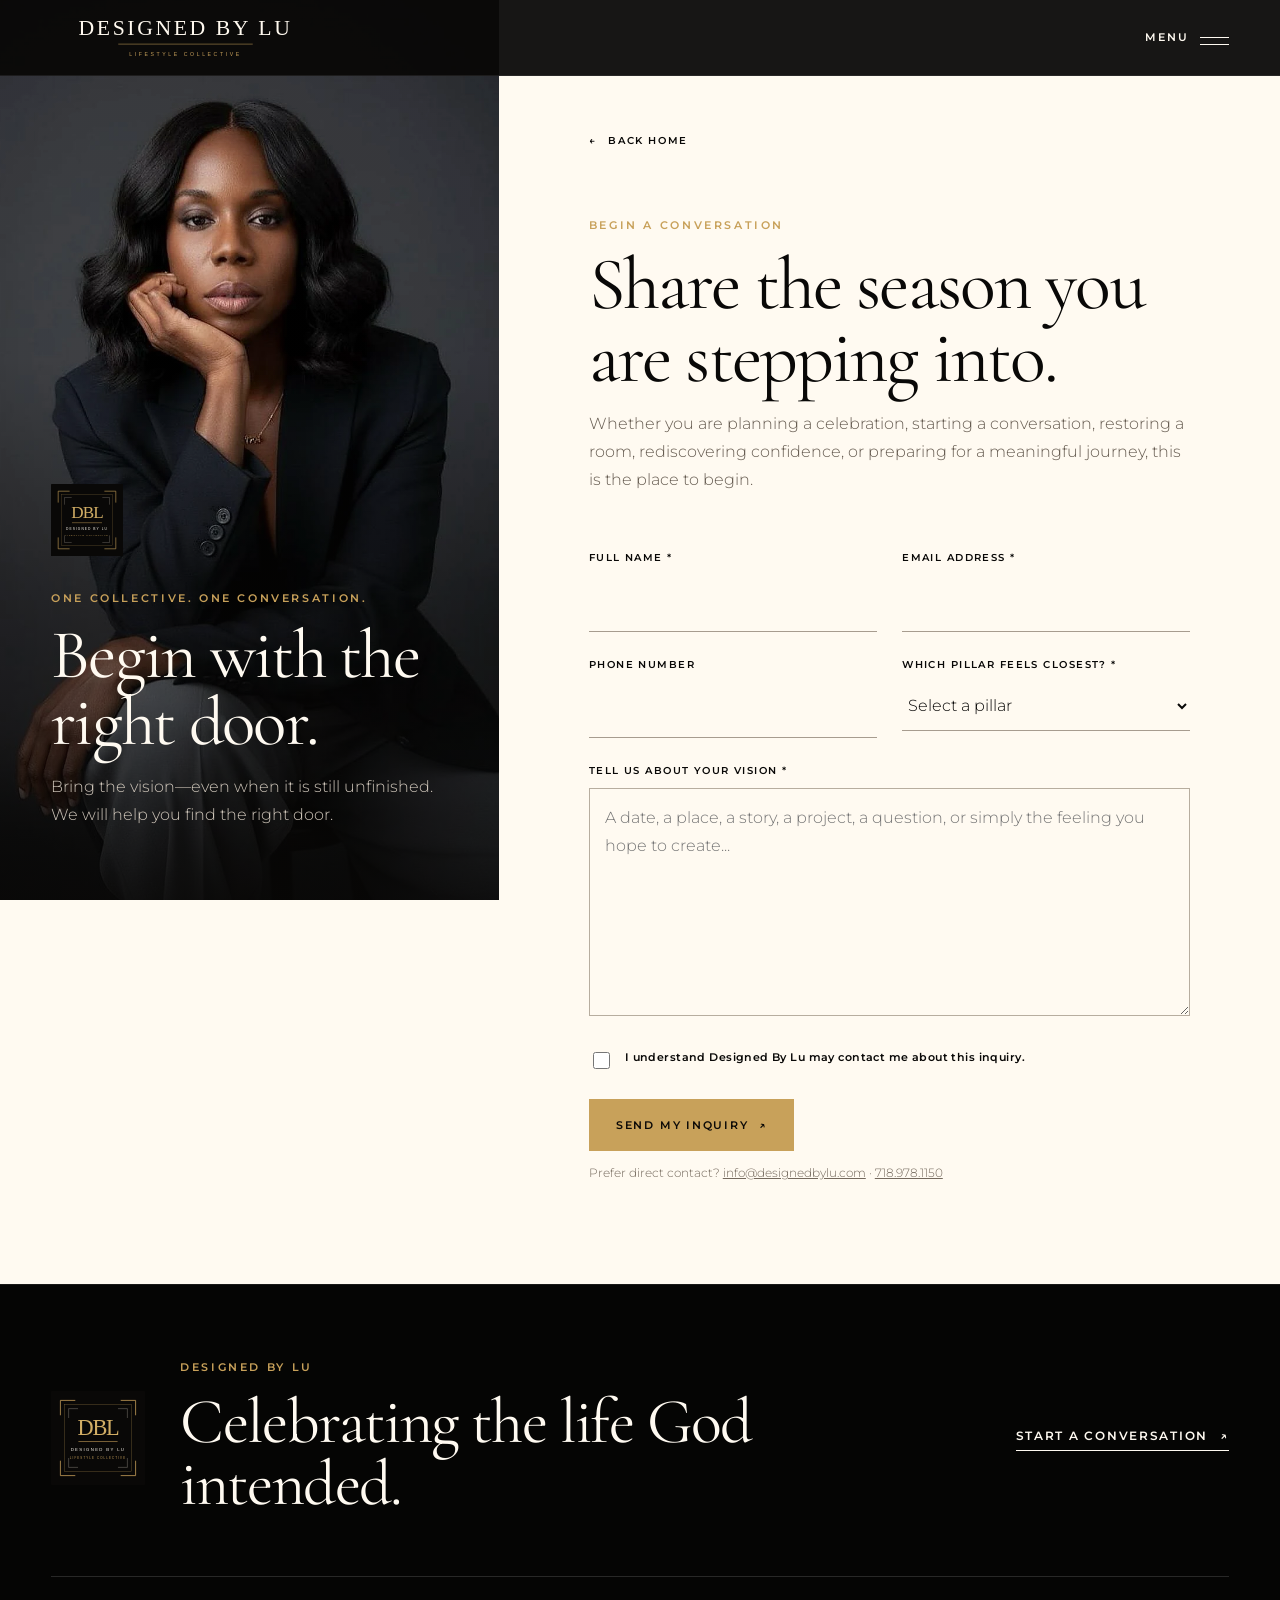
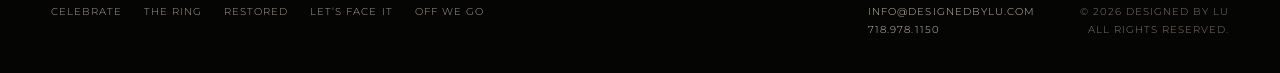
<file: contact/index.html>
<!DOCTYPE html>

<html lang="en">
<head>
<meta charset="utf-8"/>
<meta content="width=device-width, initial-scale=1, viewport-fit=cover" name="viewport"/>
<title>Contact | Designed By Lu</title>
<meta content="Begin a conversation with Designed By Lu. One thoughtful inquiry connects you with the right pillar in the lifestyle collective." name="description"/>
<meta content="#090807" name="theme-color"/>
<meta content="light dark" name="color-scheme"/>
<script>document.documentElement.classList.add("js")</script>
<link href="https://www.designedbylu.com/contact/" rel="canonical"/>
<link href="../assets/brand/favicon.svg" rel="icon" type="image/svg+xml"/>
<link href="../site.webmanifest" rel="manifest"/>
<link href="https://fonts.googleapis.com" rel="preconnect"/>
<link crossorigin="" href="https://fonts.gstatic.com" rel="preconnect"/>
<link href="https://fonts.googleapis.com/css2?family=Cormorant+Garamond:ital,wght@0,400;0,500;0,600;1,400;1,500&amp;family=Montserrat:wght@300;400;500;600&amp;display=swap" rel="stylesheet"/>
<link href="../styles.css" rel="stylesheet"/>
<meta content="website" property="og:type"/>
<meta content="Designed By Lu" property="og:site_name"/>
<meta content="Contact | Designed By Lu" property="og:title"/>
<meta content="Begin a conversation with Designed By Lu. One thoughtful inquiry connects you with the right pillar in the lifestyle collective." property="og:description"/>
<meta content="https://www.designedbylu.com/contact/" property="og:url"/>
<meta content="https://www.designedbylu.com/assets/images/og-cover.jpg" property="og:image"/>
<meta content="summary_large_image" name="twitter:card"/>
</head>
<body class="contact-page">
<a class="skip-link" href="#main">Skip to content</a><header class="site-header" data-header="">
<div class="site-header__inner">
<a aria-label="Designed By Lu home" class="site-logo" href="../index.html">
<img alt="Designed By Lu Lifestyle Collective" height="56" src="../assets/brand/wordmark.svg" width="260"/>
</a>
<button aria-controls="site-menu" aria-expanded="false" class="menu-toggle" type="button">
<span>Menu</span><i aria-hidden="true"></i>
</button>
<nav aria-label="Primary navigation" class="site-menu" id="site-menu">
<div class="site-menu__eyebrow">The Five Pillars</div>
<div class="site-menu__links"><a data-nav="celebrate-always" href="../celebrate-always/">Celebrate</a><a data-nav="if-the-ring-could-talk" href="../if-the-ring-could-talk/">The Ring</a><a data-nav="reimagined-restored" href="../reimagined-restored/">Restored</a><a data-nav="lets-face-it" href="../lets-face-it/">Let’s Face It</a><a data-nav="off-we-go" href="../off-we-go/">Off We Go</a></div>
<div class="site-menu__utility">
<a href="../index.html#story">Our Story</a>
<a class="menu-contact" href="../contact/">Begin a Conversation <span aria-hidden="true">↗</span></a>
</div>
</nav>
</div>
</header>
<main class="contact-main" id="main">
<section class="contact-visual">
<img alt="Lu, founder of Designed By Lu" height="1536" src="../assets/images/optimized/lucha-owner.webp" width="1152"/>
<div class="contact-visual__overlay">
<img alt="" height="92" src="../assets/brand/crest.svg" width="92"/>
<p class="kicker">One collective. One conversation.</p>
<h1>Begin with the right door.</h1>
<p>Bring the vision—even when it is still unfinished. We will help you find the right door.</p>
</div>
</section>
<section class="contact-form-panel">
<a class="back-link dark" href="../index.html"><span aria-hidden="true">←</span> Back home</a>
<div class="contact-form-panel__head">
<p class="kicker">Begin a conversation</p>
<h2>Share the season you are stepping into.</h2>
<p>Whether you are planning a celebration, starting a conversation, restoring a room, rediscovering confidence, or preparing for a meaningful journey, this is the place to begin.</p>
</div>
<form action="/thank-you.html" class="inquiry-form" data-netlify="true" method="POST" name="designed-by-lu-inquiry" netlify-honeypot="bot-field">
<input name="form-name" type="hidden" value="designed-by-lu-inquiry"/>
<p class="honeypot"><label>Do not fill this field <input name="bot-field"/></label></p>
<div class="field-row">
<label><span>Full name *</span><input autocomplete="name" name="name" required="" type="text"/></label>
<label><span>Email address *</span><input autocomplete="email" name="email" required="" type="email"/></label>
</div>
<div class="field-row">
<label><span>Phone number</span><input autocomplete="tel" name="phone" type="tel"/></label>
<label><span>Which pillar feels closest? *</span><select id="interest" name="interest" required=""><option disabled="" selected="" value="">Select a pillar</option><option value="celebrate-always">Celebrate Always — Wedding &amp; Event Planning</option><option value="if-the-ring-could-talk">If The Ring Could Talk — Podcast &amp; Conversations</option><option value="reimagined-restored">Reimagined &amp; Restored — Home &amp; Furniture</option><option value="lets-face-it">Let’s Face It — Beauty &amp; Confidence</option><option value="off-we-go">Off We Go — Travel &amp; Lifestyle</option><option value="general">General Designed By Lu Inquiry</option></select></label>
</div>
<label><span>Tell us about your vision *</span><textarea name="message" placeholder="A date, a place, a story, a project, a question, or simply the feeling you hope to create..." required="" rows="7"></textarea></label>
<label class="consent"><input name="contact-consent" required="" type="checkbox"/><span>I understand Designed By Lu may contact me about this inquiry.</span></label>
<button class="button button--gold" type="submit">Send my inquiry <span aria-hidden="true">↗</span></button>
<p class="form-note">Prefer direct contact? <a href="mailto:info@designedbylu.com">info@designedbylu.com</a> · <a href="tel:+17189781150">718.978.1150</a></p>
</form>
</section>
</main>
<footer class="site-footer">
<div class="site-footer__top">
<img alt="" height="116" src="../assets/brand/crest.svg" width="116"/>
<div>
<p class="kicker">Designed By Lu</p>
<h2>Celebrating the life God intended.</h2>
</div>
<a class="text-link light" href="../contact/">Start a conversation <span aria-hidden="true">↗</span></a>
</div>
<div class="site-footer__grid">
<div aria-label="The five pillars" class="footer-pillar-links"><a href="../celebrate-always/">Celebrate</a><a href="../if-the-ring-could-talk/">The Ring</a><a href="../reimagined-restored/">Restored</a><a href="../lets-face-it/">Let’s Face It</a><a href="../off-we-go/">Off We Go</a></div>
<div class="footer-contact">
<a href="mailto:info@designedbylu.com">info@designedbylu.com</a>
<a href="tel:+17189781150">718.978.1150</a>
</div>
<div class="footer-legal">© <span data-year=""></span> Designed By Lu<br/>All rights reserved.</div>
</div>
</footer>
<script defer="" src="../script.js"></script>
</body>
</html>
</file>
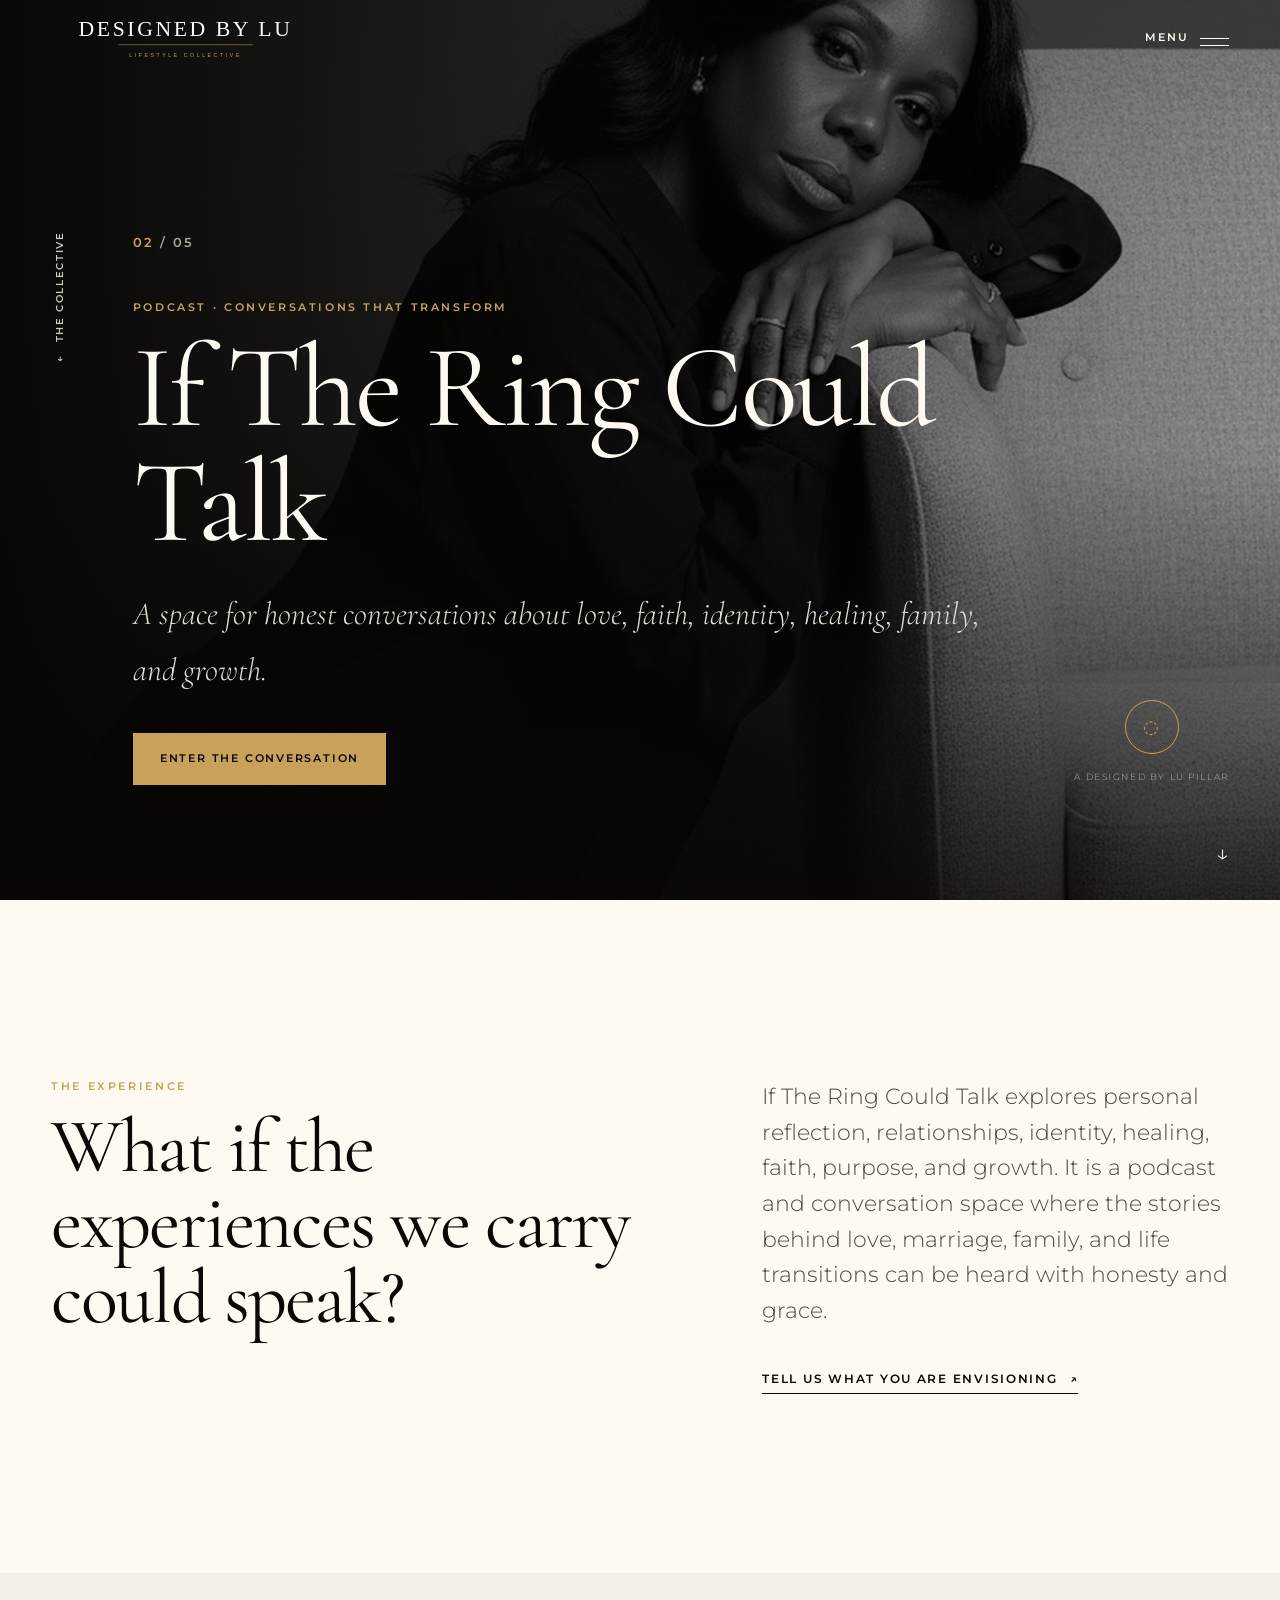
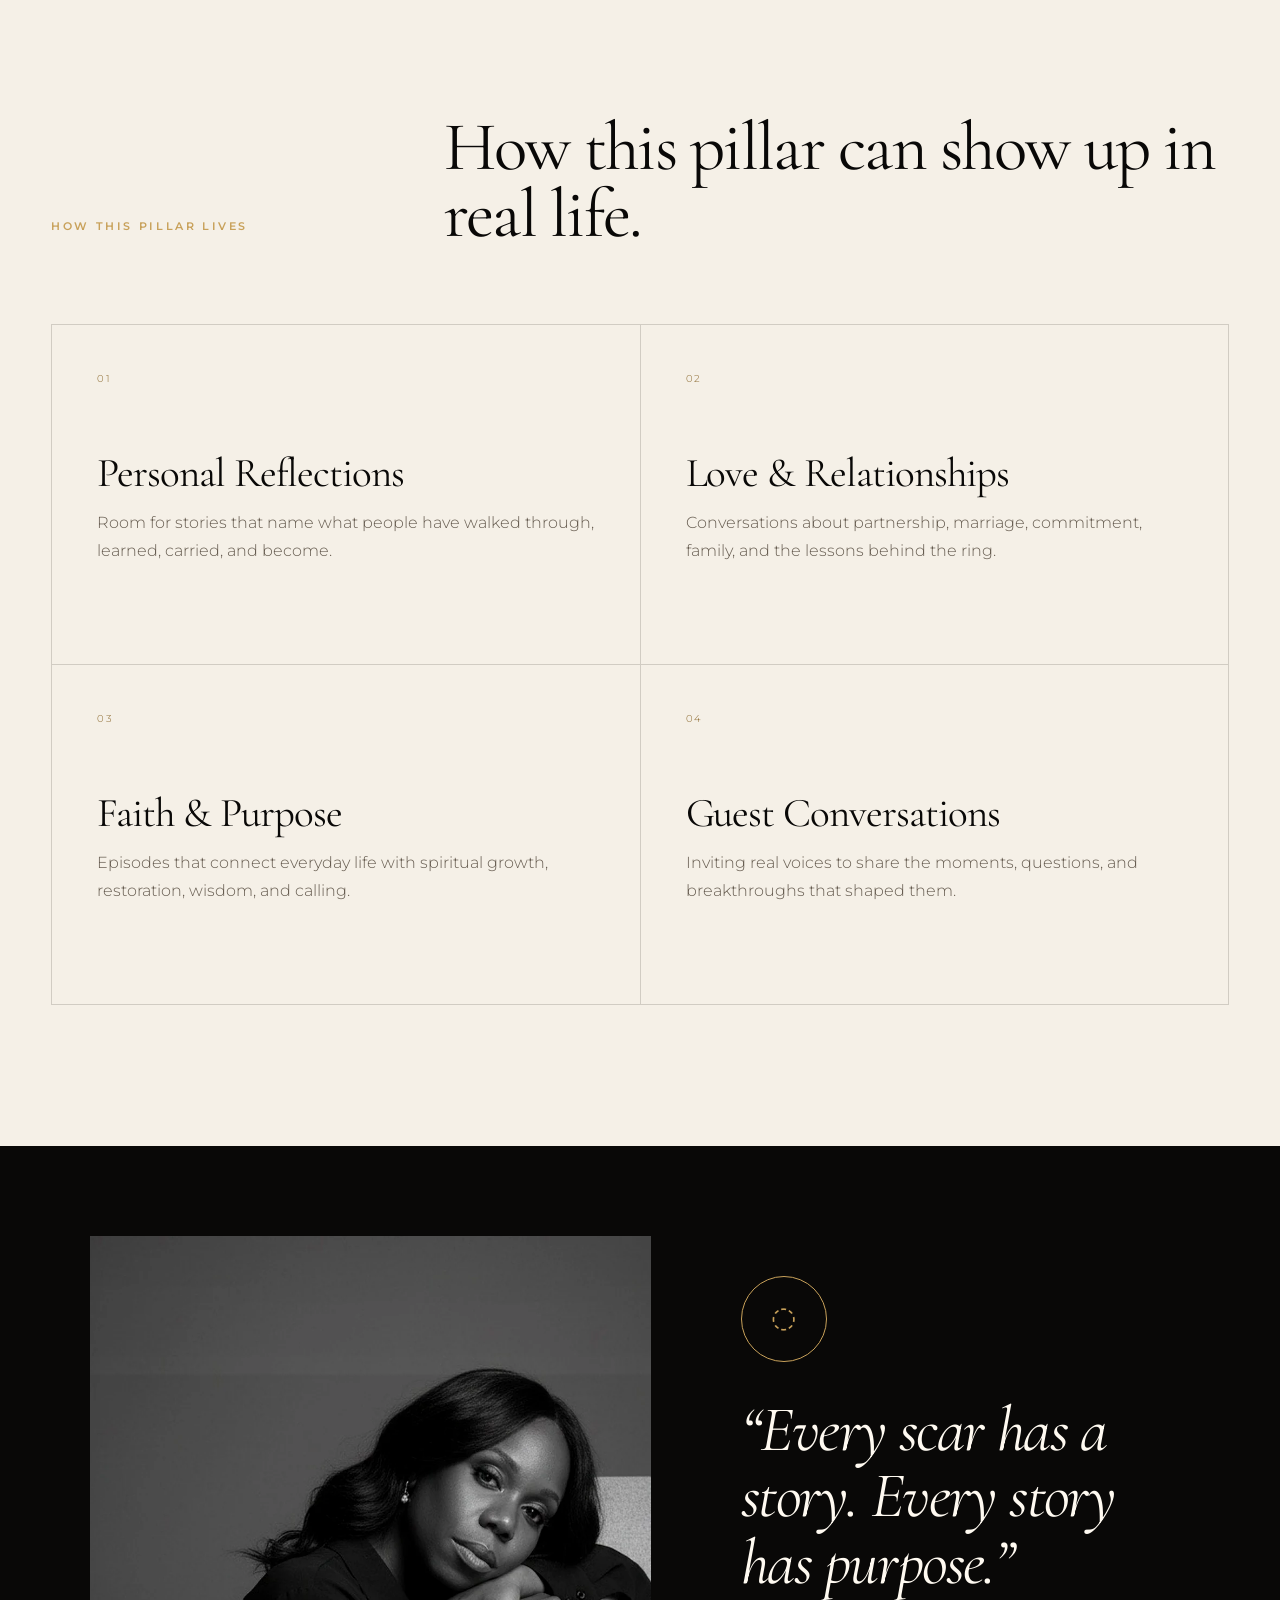
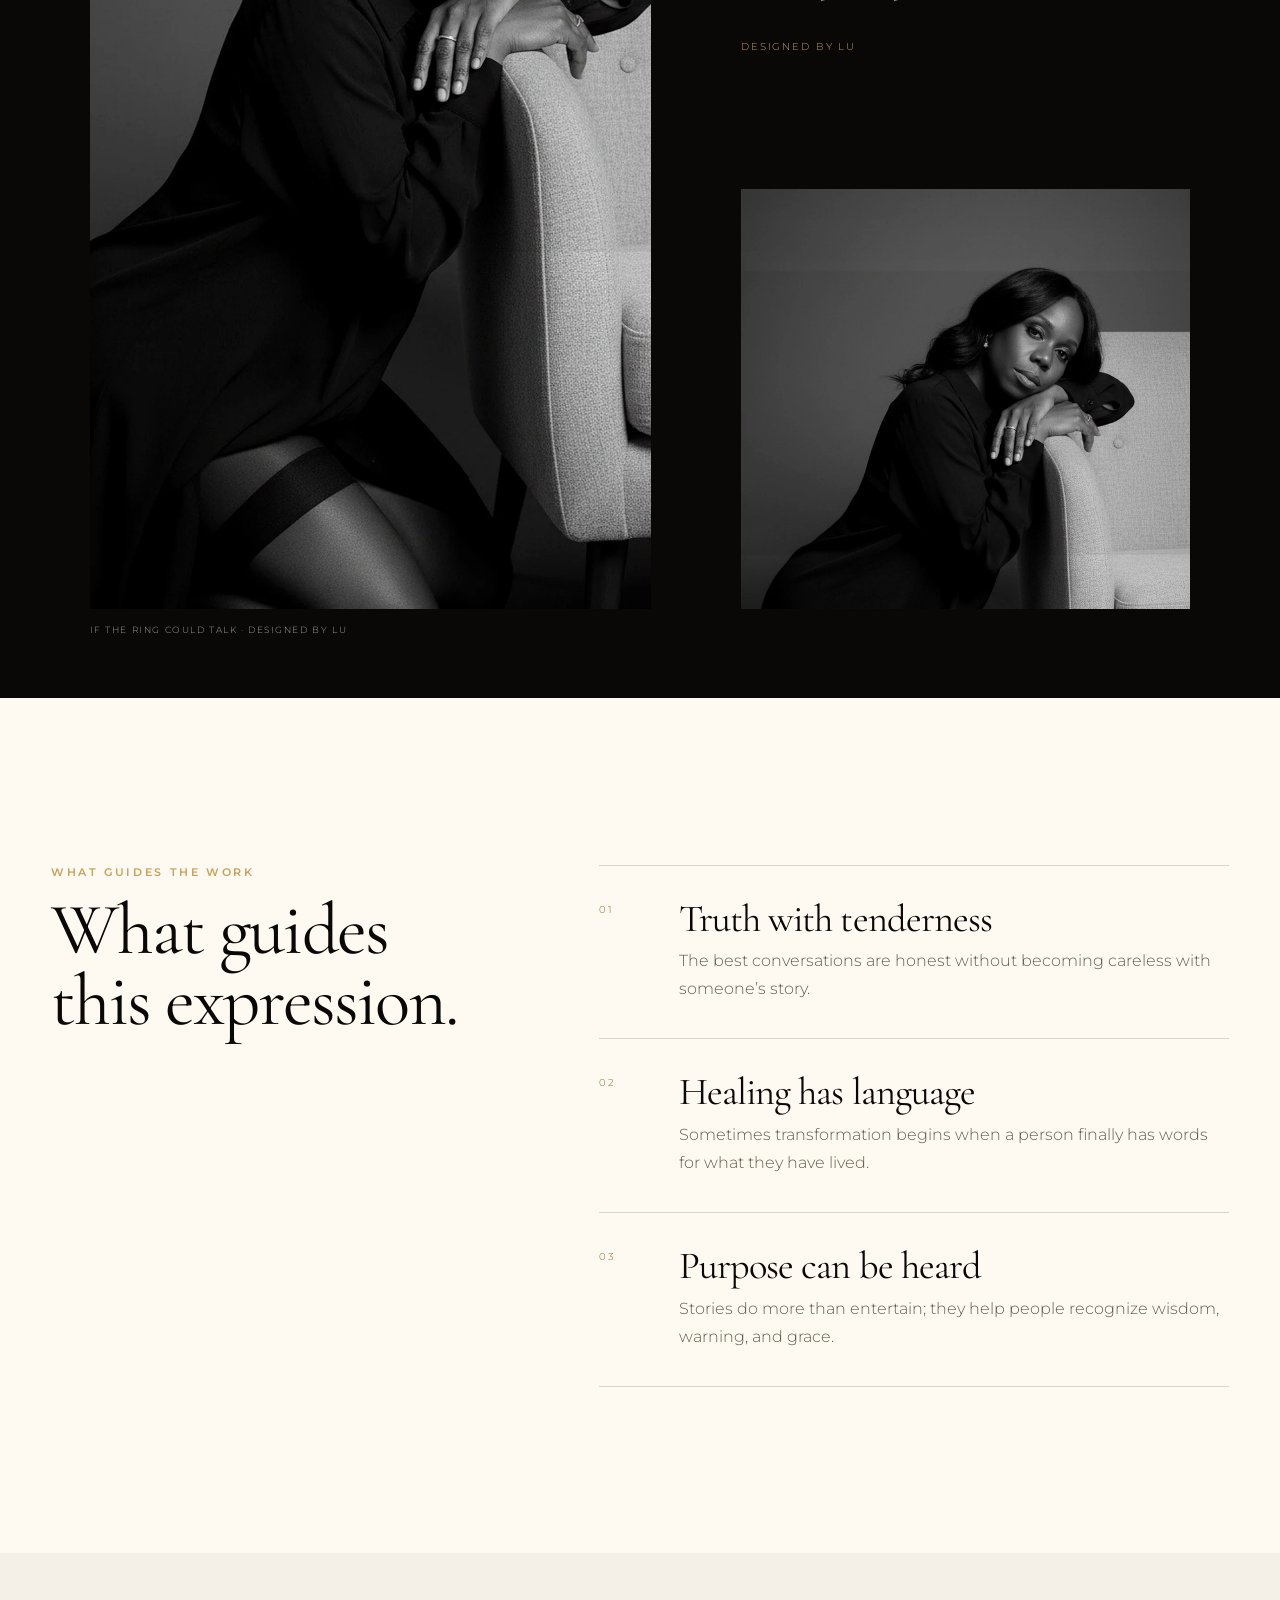
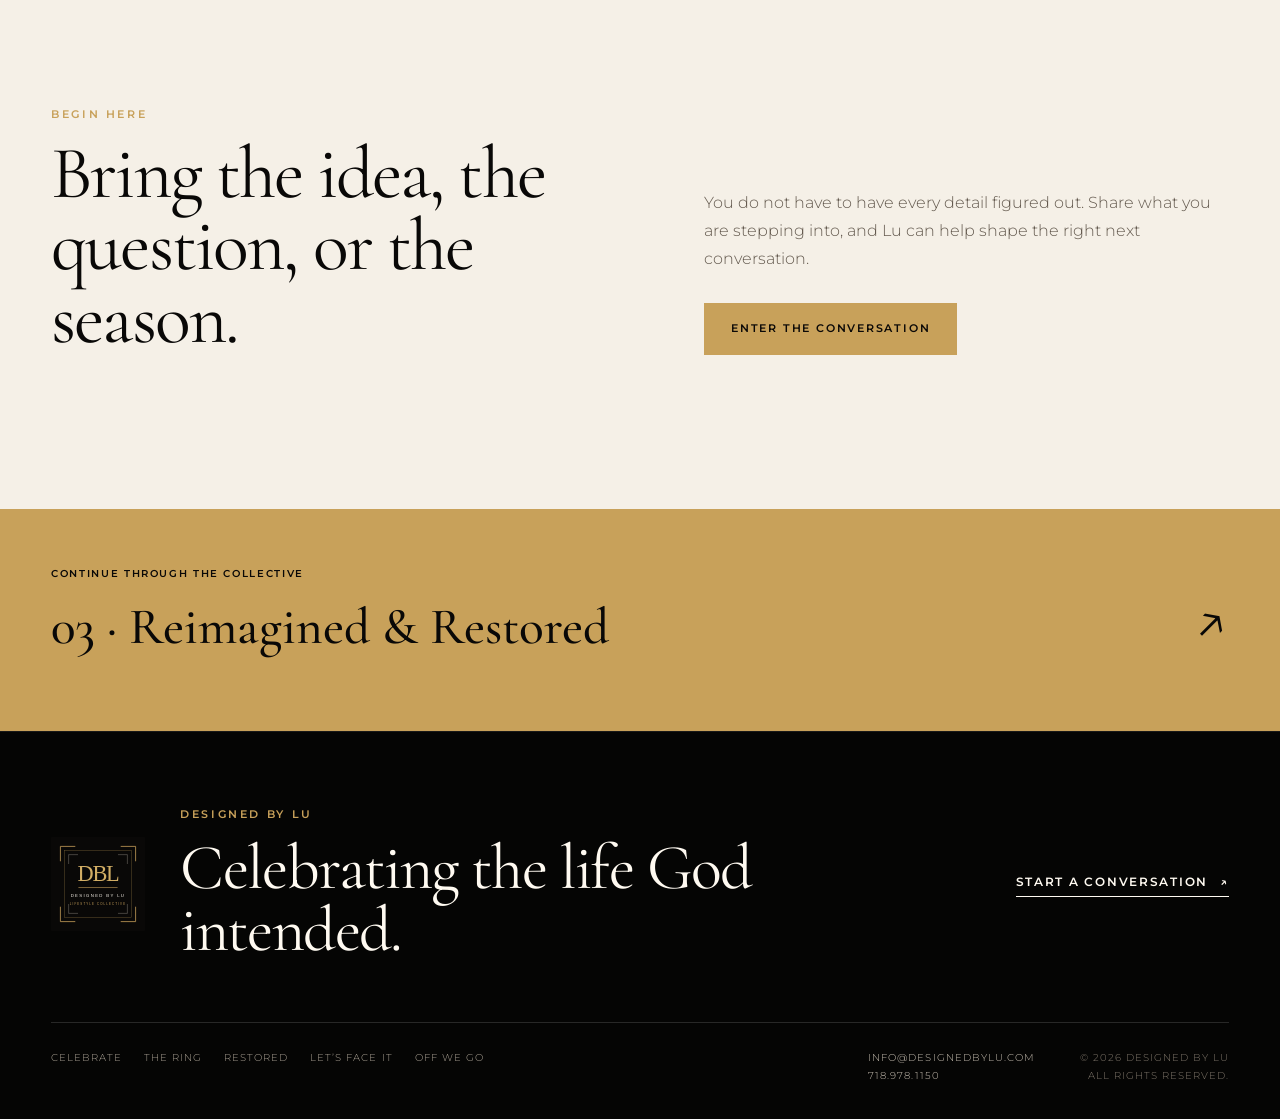
<file: if-the-ring-could-talk/index.html>
<!DOCTYPE html>

<html lang="en">
<head>
<meta charset="utf-8"/>
<meta content="width=device-width, initial-scale=1, viewport-fit=cover" name="viewport"/>
<title>If The Ring Could Talk | Designed By Lu</title>
<meta content="If The Ring Could Talk explores personal reflection, relationships, identity, healing, faith, purpose, and growth. It is a podcast and conversation space w" name="description"/>
<meta content="#090807" name="theme-color"/>
<meta content="light dark" name="color-scheme"/>
<script>document.documentElement.classList.add("js")</script>
<link href="https://www.designedbylu.com/if-the-ring-could-talk/" rel="canonical"/>
<link href="../assets/brand/favicon.svg" rel="icon" type="image/svg+xml"/>
<link href="../site.webmanifest" rel="manifest"/>
<link href="https://fonts.googleapis.com" rel="preconnect"/>
<link crossorigin="" href="https://fonts.gstatic.com" rel="preconnect"/>
<link href="https://fonts.googleapis.com/css2?family=Cormorant+Garamond:ital,wght@0,400;0,500;0,600;1,400;1,500&amp;family=Montserrat:wght@300;400;500;600&amp;display=swap" rel="stylesheet"/>
<link href="../styles.css" rel="stylesheet"/>
<meta content="website" property="og:type"/>
<meta content="Designed By Lu" property="og:site_name"/>
<meta content="If The Ring Could Talk | Designed By Lu" property="og:title"/>
<meta content="If The Ring Could Talk explores personal reflection, relationships, identity, healing, faith, purpose, and growth. It is a podcast and conversation space w" property="og:description"/>
<meta content="https://www.designedbylu.com/if-the-ring-could-talk/" property="og:url"/>
<meta content="https://www.designedbylu.com/assets/images/og-cover.jpg" property="og:image"/>
<meta content="summary_large_image" name="twitter:card"/>
</head>
<body class="pillar-page theme-ring">
<a class="skip-link" href="#main">Skip to content</a><header class="site-header" data-header="">
<div class="site-header__inner">
<a aria-label="Designed By Lu home" class="site-logo" href="../index.html">
<img alt="Designed By Lu Lifestyle Collective" height="56" src="../assets/brand/wordmark.svg" width="260"/>
</a>
<button aria-controls="site-menu" aria-expanded="false" class="menu-toggle" type="button">
<span>Menu</span><i aria-hidden="true"></i>
</button>
<nav aria-label="Primary navigation" class="site-menu" id="site-menu">
<div class="site-menu__eyebrow">The Five Pillars</div>
<div class="site-menu__links"><a data-nav="celebrate-always" href="../celebrate-always/">Celebrate</a><a data-nav="if-the-ring-could-talk" href="../if-the-ring-could-talk/">The Ring</a><a data-nav="reimagined-restored" href="../reimagined-restored/">Restored</a><a data-nav="lets-face-it" href="../lets-face-it/">Let’s Face It</a><a data-nav="off-we-go" href="../off-we-go/">Off We Go</a></div>
<div class="site-menu__utility">
<a href="../index.html#story">Our Story</a>
<a class="menu-contact" href="../contact/">Begin a Conversation <span aria-hidden="true">↗</span></a>
</div>
</nav>
</div>
</header>
<main id="main">
<section class="pillar-hero">
<div aria-hidden="true" class="pillar-hero__media"><img alt="" decoding="async" fetchpriority="high" height="1800" src="../assets/images/optimized/ring-card.webp" width="1400"/></div>
<div class="pillar-hero__wash"></div>
<div class="pillar-hero__content">
<a class="back-link" href="../index.html#five-pillars"><span aria-hidden="true">←</span> The collective</a>
<div class="pillar-hero__title" data-reveal="">
<div class="pillar-index">02 <span>/ 05</span></div>
<p class="kicker">Podcast · Conversations That Transform</p>
<h1>If The Ring Could Talk</h1>
<p>A space for honest conversations about love, faith, identity, healing, family, and growth.</p>
<a class="button button--gold" href="../contact/?interest=if-the-ring-could-talk">Enter the conversation</a>
</div>
<div class="pillar-hero__mark"><span aria-hidden="true" class="pillar-symbol">◌</span><span>A Designed By Lu pillar</span></div>
</div>
<a aria-label="Continue to the If The Ring Could Talk experience" class="hero-down" href="#experience">↓</a>
</section>
<section class="pillar-intro" id="experience">
<div class="pillar-intro__heading" data-reveal="">
<p class="kicker">The experience</p>
<h2>What if the experiences we carry could speak?</h2>
</div>
<div class="pillar-intro__copy" data-reveal="">
<p class="lead">If The Ring Could Talk explores personal reflection, relationships, identity, healing, faith, purpose, and growth. It is a podcast and conversation space where the stories behind love, marriage, family, and life transitions can be heard with honesty and grace.</p>
<a class="text-link" href="../contact/?interest=if-the-ring-could-talk">Tell us what you are envisioning <span aria-hidden="true">↗</span></a>
</div>
</section>
<section class="offerings">
<div class="section-heading" data-reveal=""><p class="kicker">How this pillar lives</p><h2>How this pillar can show up in real life.</h2></div>
<div class="offer-grid"><article class="offer-card" data-reveal=""><span>01</span><h3>Personal Reflections</h3><p>Room for stories that name what people have walked through, learned, carried, and become.</p></article><article class="offer-card" data-reveal=""><span>02</span><h3>Love &amp; Relationships</h3><p>Conversations about partnership, marriage, commitment, family, and the lessons behind the ring.</p></article><article class="offer-card" data-reveal=""><span>03</span><h3>Faith &amp; Purpose</h3><p>Episodes that connect everyday life with spiritual growth, restoration, wisdom, and calling.</p></article><article class="offer-card" data-reveal=""><span>04</span><h3>Guest Conversations</h3><p>Inviting real voices to share the moments, questions, and breakthroughs that shaped them.</p></article></div>
</section>
<section class="editorial-gallery">
<figure class="editorial-gallery__portrait" data-reveal="">
<img alt="Lu representing the If The Ring Could Talk pillar" decoding="async" height="1344" loading="lazy" src="../assets/images/optimized/lucha-ring-talk.webp" width="768"/>
<figcaption>If The Ring Could Talk · Designed By Lu</figcaption>
</figure>
<div class="editorial-gallery__quote" data-reveal="">
<span aria-hidden="true" class="pillar-symbol large">◌</span>
<blockquote>“Every scar has a story. Every story has purpose.”</blockquote>
<span>Designed By Lu</span>
</div>
<figure class="editorial-gallery__detail" data-reveal="">
<img alt="A visual expression of If The Ring Could Talk" decoding="async" height="850" loading="lazy" src="../assets/images/optimized/ring-card.webp" width="600"/>
</figure>
</section>
<section class="principles-section">
<div class="principles-section__heading" data-reveal=""><p class="kicker">What guides the work</p><h2>What guides this expression.</h2></div>
<div class="principles-list"><article class="principle"><span>01</span><div><h3>Truth with tenderness</h3><p>The best conversations are honest without becoming careless with someone’s story.</p></div></article><article class="principle"><span>02</span><div><h3>Healing has language</h3><p>Sometimes transformation begins when a person finally has words for what they have lived.</p></div></article><article class="principle"><span>03</span><div><h3>Purpose can be heard</h3><p>Stories do more than entertain; they help people recognize wisdom, warning, and grace.</p></div></article></div>
</section>
<section class="pillar-contact">
<div data-reveal="">
<p class="kicker">Begin here</p>
<h2>Bring the idea, the question, or the season.</h2>
</div>
<div data-reveal="">
<p>You do not have to have every detail figured out. Share what you are stepping into, and Lu can help shape the right next conversation.</p>
<a class="button button--gold" href="../contact/?interest=if-the-ring-could-talk">Enter the conversation</a>
</div>
</section>
<a class="next-pillar" href="../reimagined-restored/">
<div><span>Continue through the collective</span><strong>03 · Reimagined &amp; Restored</strong></div>
<span aria-hidden="true" class="next-pillar__arrow">↗</span>
</a>
</main>
<script type="application/ld+json">{"@context": "https://schema.org", "@type": "WebPage", "name": "If The Ring Could Talk", "url": "https://www.designedbylu.com/if-the-ring-could-talk/", "isPartOf": {"@type": "WebSite", "name": "Designed By Lu", "url": "https://www.designedbylu.com/"}, "description": "If The Ring Could Talk is a faith-rooted podcast for honest conversations about love, marriage, family, healing, and becoming."}</script>
<footer class="site-footer">
<div class="site-footer__top">
<img alt="" height="116" src="../assets/brand/crest.svg" width="116"/>
<div>
<p class="kicker">Designed By Lu</p>
<h2>Celebrating the life God intended.</h2>
</div>
<a class="text-link light" href="../contact/">Start a conversation <span aria-hidden="true">↗</span></a>
</div>
<div class="site-footer__grid">
<div aria-label="The five pillars" class="footer-pillar-links"><a href="../celebrate-always/">Celebrate</a><a href="../if-the-ring-could-talk/">The Ring</a><a href="../reimagined-restored/">Restored</a><a href="../lets-face-it/">Let’s Face It</a><a href="../off-we-go/">Off We Go</a></div>
<div class="footer-contact">
<a href="mailto:info@designedbylu.com">info@designedbylu.com</a>
<a href="tel:+17189781150">718.978.1150</a>
</div>
<div class="footer-legal">© <span data-year=""></span> Designed By Lu<br/>All rights reserved.</div>
</div>
</footer>
<script defer="" src="../script.js"></script>
</body>
</html>
</file>
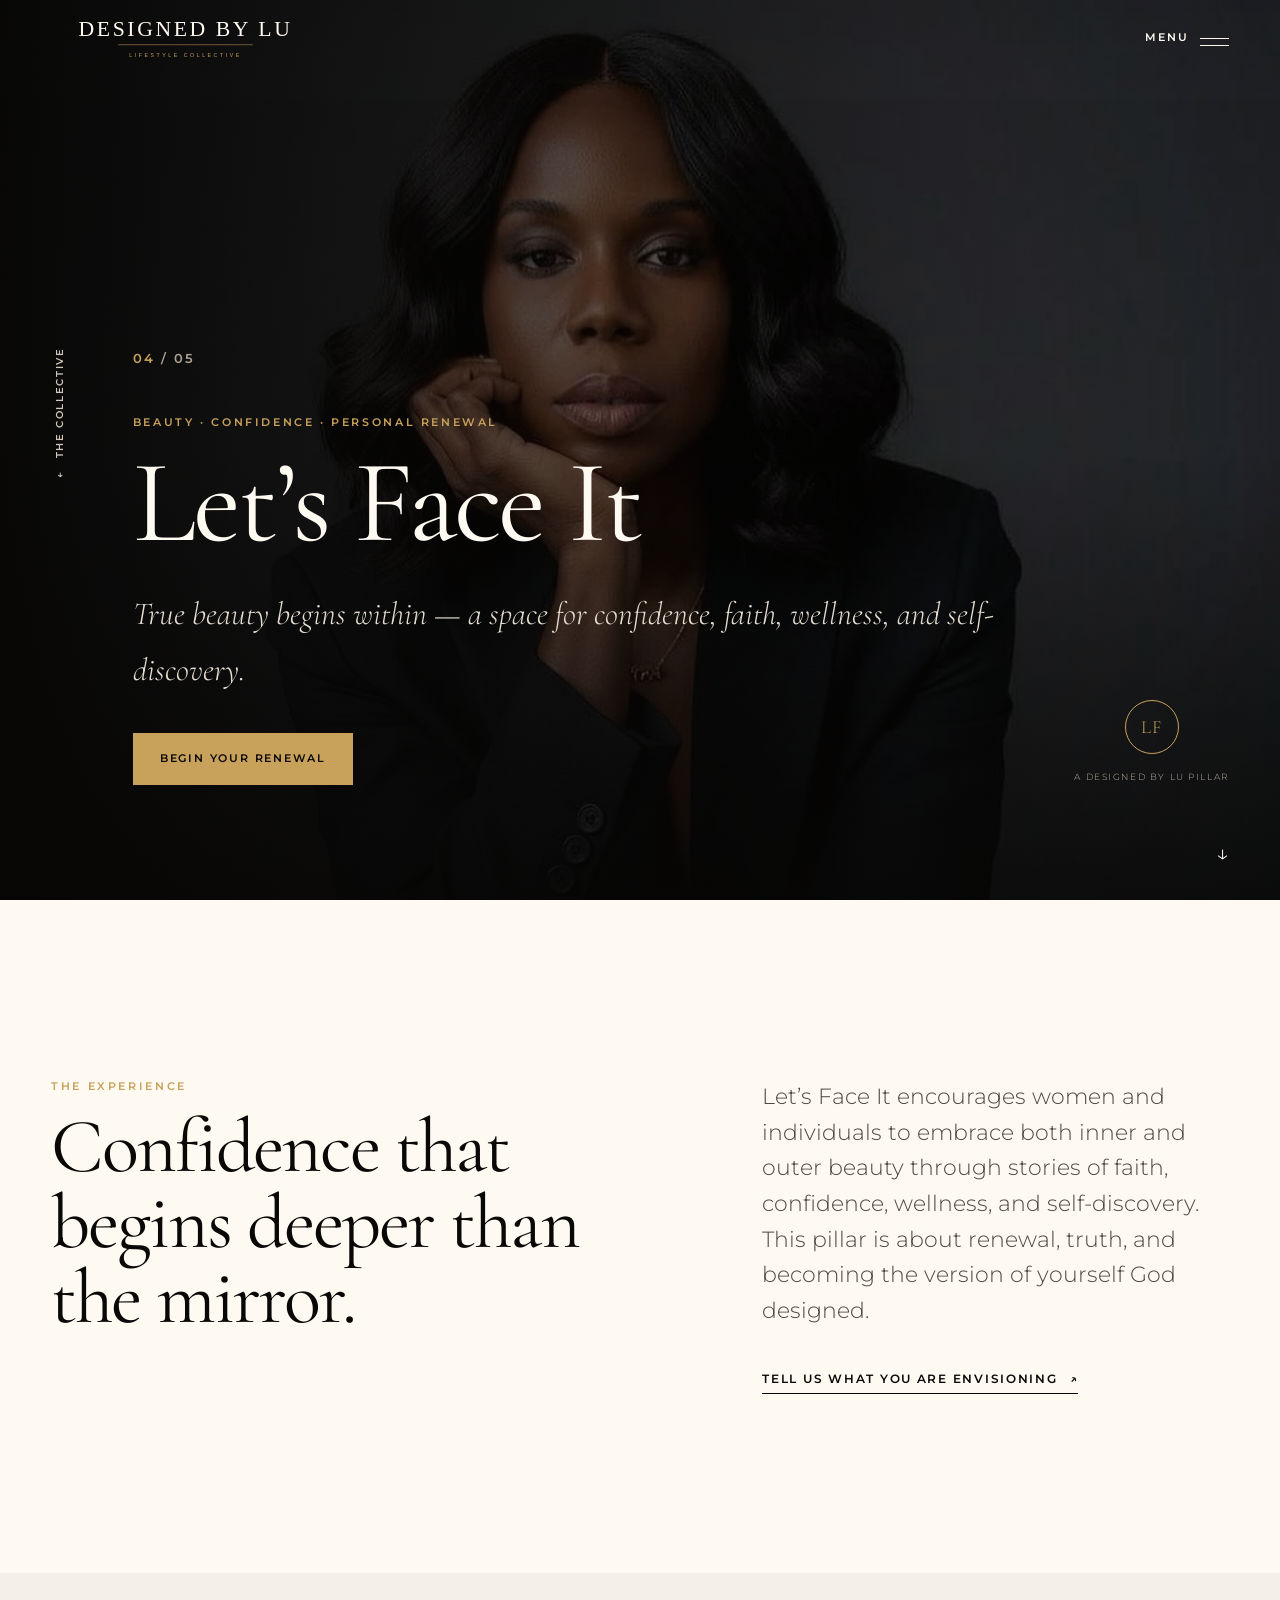
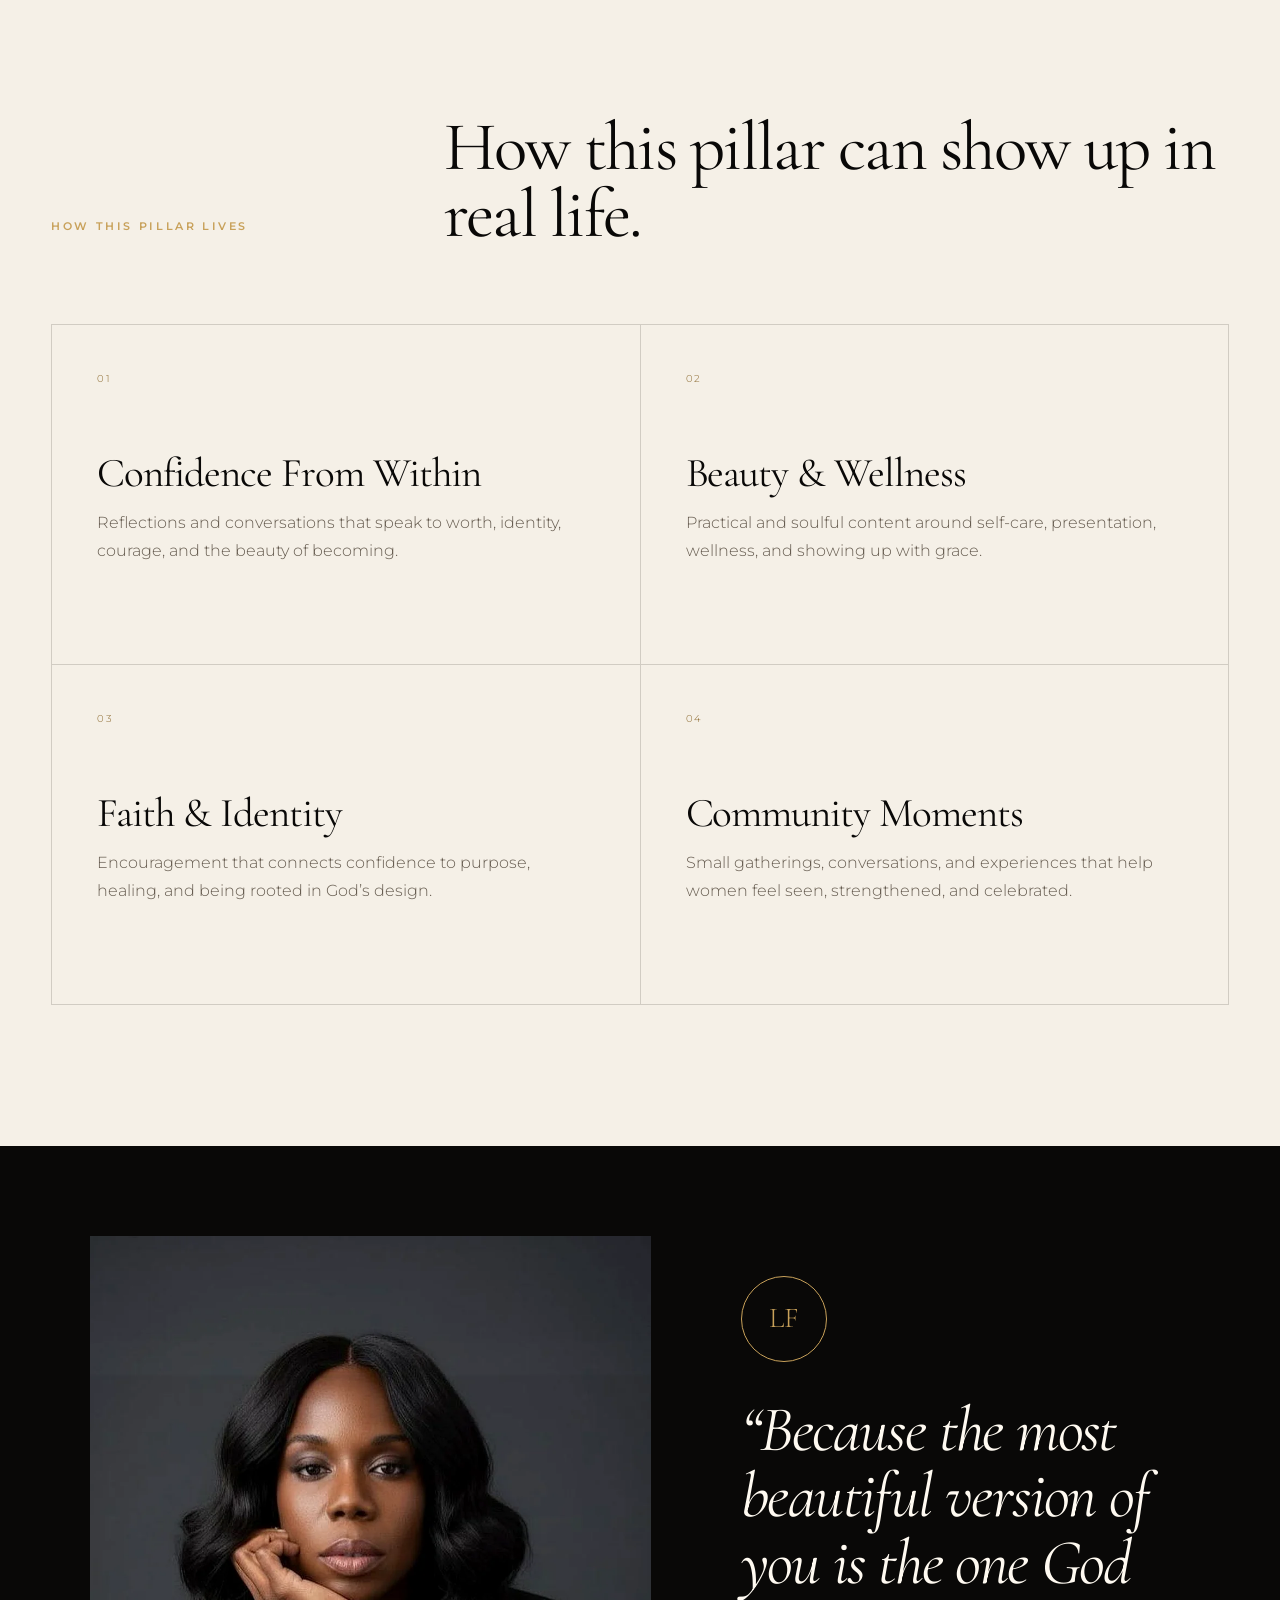
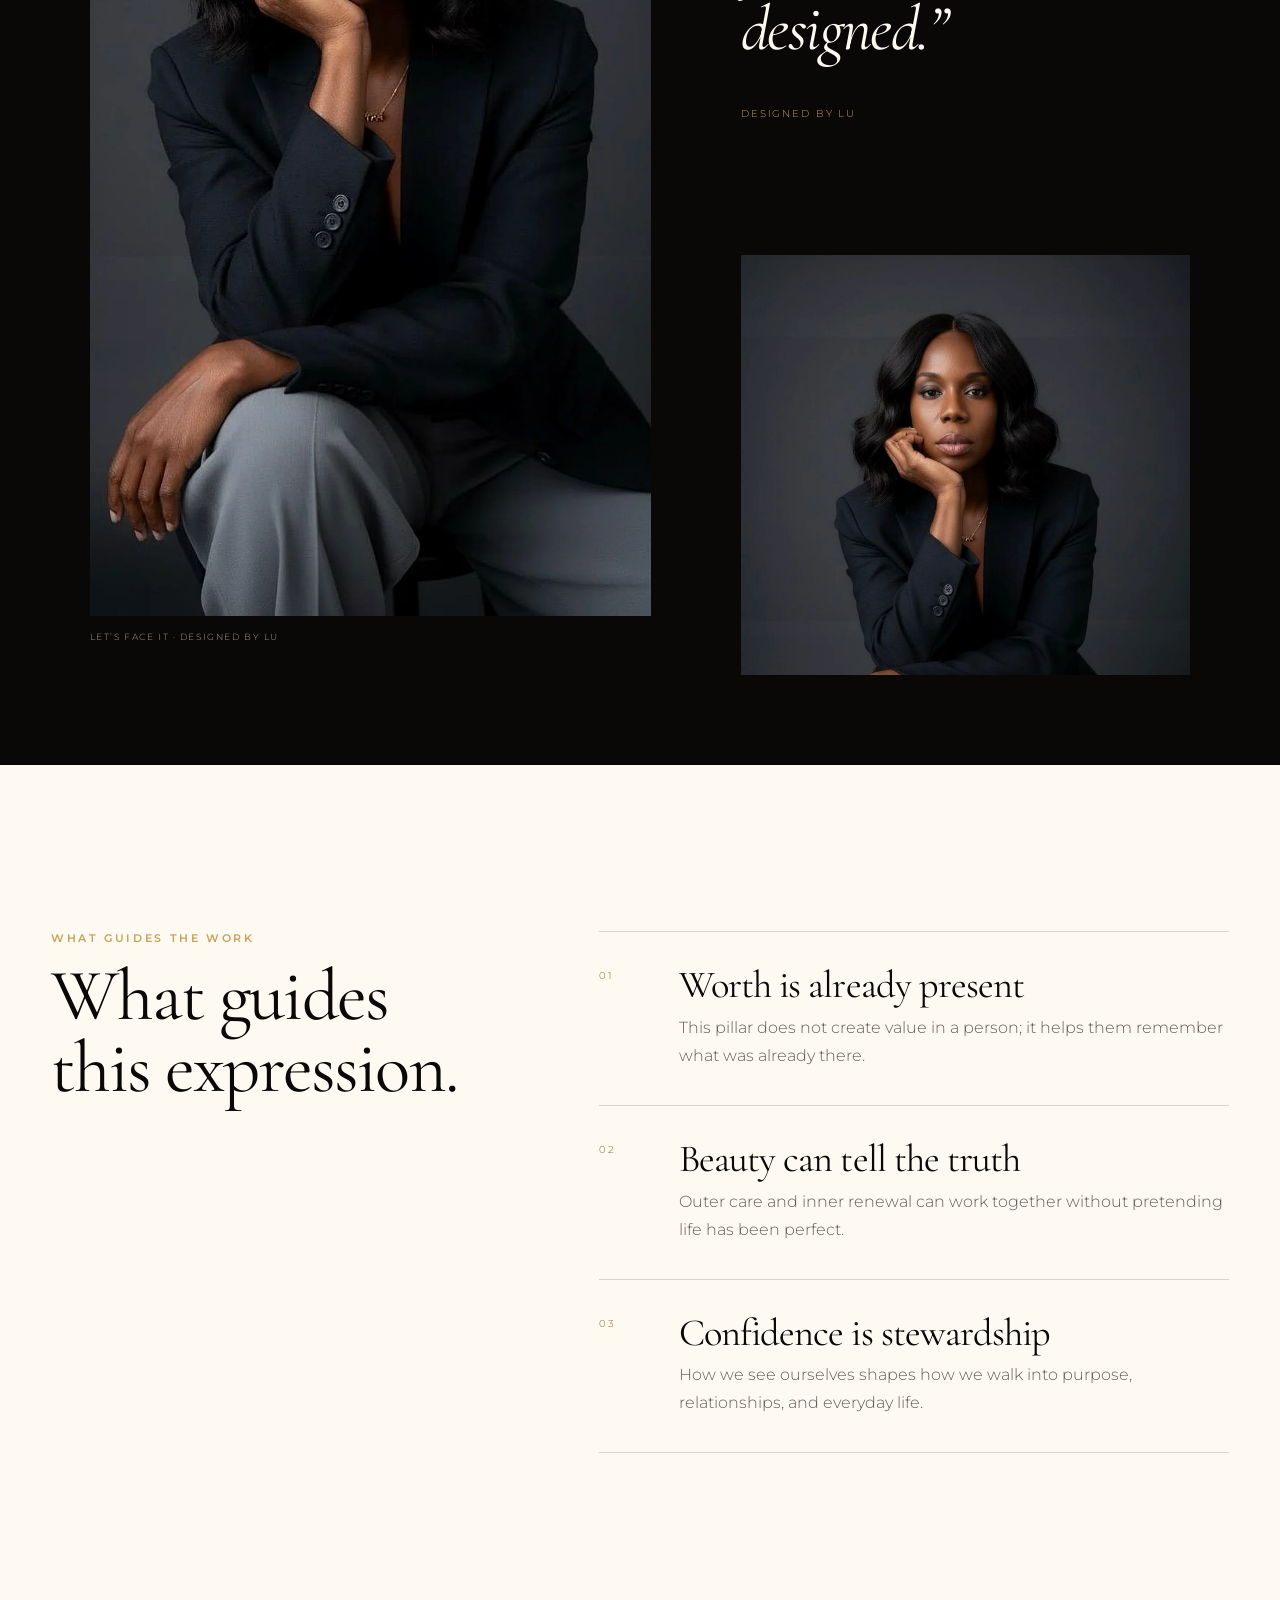
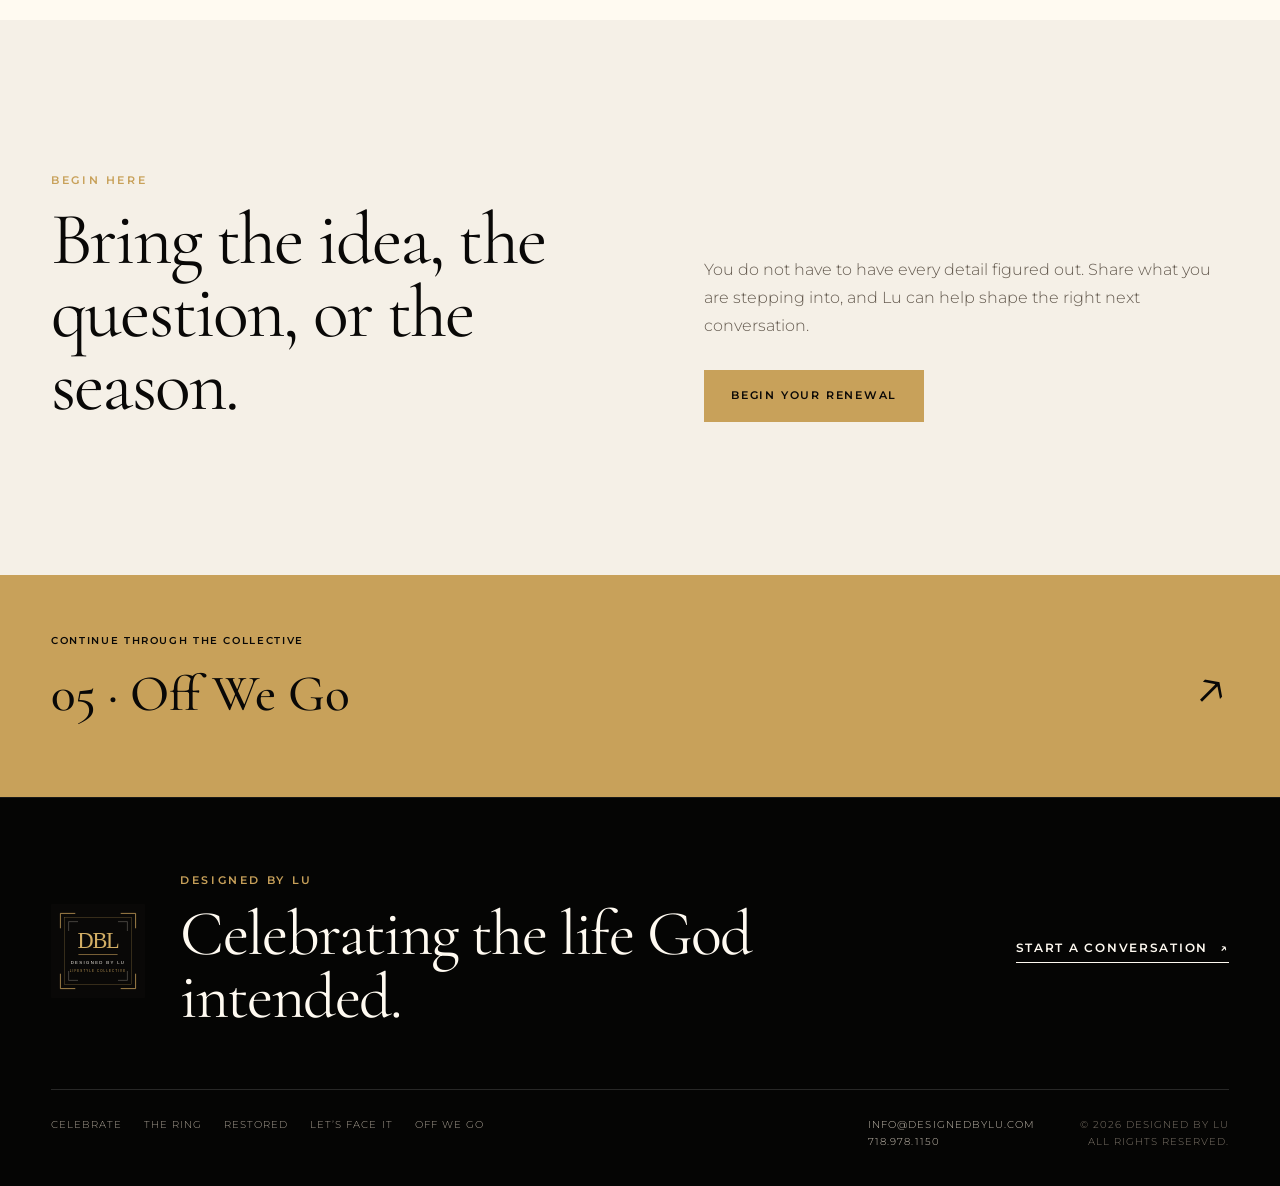
<file: lets-face-it/index.html>
<!DOCTYPE html>

<html lang="en">
<head>
<meta charset="utf-8"/>
<meta content="width=device-width, initial-scale=1, viewport-fit=cover" name="viewport"/>
<title>Let’s Face It | Designed By Lu</title>
<meta content="Let’s Face It encourages women and individuals to embrace both inner and outer beauty through stories of faith, confidence, wellness, and self-discovery. T" name="description"/>
<meta content="#090807" name="theme-color"/>
<meta content="light dark" name="color-scheme"/>
<script>document.documentElement.classList.add("js")</script>
<link href="https://www.designedbylu.com/lets-face-it/" rel="canonical"/>
<link href="../assets/brand/favicon.svg" rel="icon" type="image/svg+xml"/>
<link href="../site.webmanifest" rel="manifest"/>
<link href="https://fonts.googleapis.com" rel="preconnect"/>
<link crossorigin="" href="https://fonts.gstatic.com" rel="preconnect"/>
<link href="https://fonts.googleapis.com/css2?family=Cormorant+Garamond:ital,wght@0,400;0,500;0,600;1,400;1,500&amp;family=Montserrat:wght@300;400;500;600&amp;display=swap" rel="stylesheet"/>
<link href="../styles.css" rel="stylesheet"/>
<meta content="website" property="og:type"/>
<meta content="Designed By Lu" property="og:site_name"/>
<meta content="Let’s Face It | Designed By Lu" property="og:title"/>
<meta content="Let’s Face It encourages women and individuals to embrace both inner and outer beauty through stories of faith, confidence, wellness, and self-discovery. T" property="og:description"/>
<meta content="https://www.designedbylu.com/lets-face-it/" property="og:url"/>
<meta content="https://www.designedbylu.com/assets/images/og-cover.jpg" property="og:image"/>
<meta content="summary_large_image" name="twitter:card"/>
</head>
<body class="pillar-page theme-face">
<a class="skip-link" href="#main">Skip to content</a><header class="site-header" data-header="">
<div class="site-header__inner">
<a aria-label="Designed By Lu home" class="site-logo" href="../index.html">
<img alt="Designed By Lu Lifestyle Collective" height="56" src="../assets/brand/wordmark.svg" width="260"/>
</a>
<button aria-controls="site-menu" aria-expanded="false" class="menu-toggle" type="button">
<span>Menu</span><i aria-hidden="true"></i>
</button>
<nav aria-label="Primary navigation" class="site-menu" id="site-menu">
<div class="site-menu__eyebrow">The Five Pillars</div>
<div class="site-menu__links"><a data-nav="celebrate-always" href="../celebrate-always/">Celebrate</a><a data-nav="if-the-ring-could-talk" href="../if-the-ring-could-talk/">The Ring</a><a data-nav="reimagined-restored" href="../reimagined-restored/">Restored</a><a data-nav="lets-face-it" href="../lets-face-it/">Let’s Face It</a><a data-nav="off-we-go" href="../off-we-go/">Off We Go</a></div>
<div class="site-menu__utility">
<a href="../index.html#story">Our Story</a>
<a class="menu-contact" href="../contact/">Begin a Conversation <span aria-hidden="true">↗</span></a>
</div>
</nav>
</div>
</header>
<main id="main">
<section class="pillar-hero">
<div aria-hidden="true" class="pillar-hero__media"><img alt="" decoding="async" fetchpriority="high" height="1800" src="../assets/images/optimized/face-card.webp" width="1400"/></div>
<div class="pillar-hero__wash"></div>
<div class="pillar-hero__content">
<a class="back-link" href="../index.html#five-pillars"><span aria-hidden="true">←</span> The collective</a>
<div class="pillar-hero__title" data-reveal="">
<div class="pillar-index">04 <span>/ 05</span></div>
<p class="kicker">Beauty · Confidence · Personal Renewal</p>
<h1>Let’s Face It</h1>
<p>True beauty begins within — a space for confidence, faith, wellness, and self-discovery.</p>
<a class="button button--gold" href="../contact/?interest=lets-face-it">Begin your renewal</a>
</div>
<div class="pillar-hero__mark"><span aria-hidden="true" class="pillar-symbol">LF</span><span>A Designed By Lu pillar</span></div>
</div>
<a aria-label="Continue to the Let’s Face It experience" class="hero-down" href="#experience">↓</a>
</section>
<section class="pillar-intro" id="experience">
<div class="pillar-intro__heading" data-reveal="">
<p class="kicker">The experience</p>
<h2>Confidence that begins deeper than the mirror.</h2>
</div>
<div class="pillar-intro__copy" data-reveal="">
<p class="lead">Let’s Face It encourages women and individuals to embrace both inner and outer beauty through stories of faith, confidence, wellness, and self-discovery. This pillar is about renewal, truth, and becoming the version of yourself God designed.</p>
<a class="text-link" href="../contact/?interest=lets-face-it">Tell us what you are envisioning <span aria-hidden="true">↗</span></a>
</div>
</section>
<section class="offerings">
<div class="section-heading" data-reveal=""><p class="kicker">How this pillar lives</p><h2>How this pillar can show up in real life.</h2></div>
<div class="offer-grid"><article class="offer-card" data-reveal=""><span>01</span><h3>Confidence From Within</h3><p>Reflections and conversations that speak to worth, identity, courage, and the beauty of becoming.</p></article><article class="offer-card" data-reveal=""><span>02</span><h3>Beauty &amp; Wellness</h3><p>Practical and soulful content around self-care, presentation, wellness, and showing up with grace.</p></article><article class="offer-card" data-reveal=""><span>03</span><h3>Faith &amp; Identity</h3><p>Encouragement that connects confidence to purpose, healing, and being rooted in God’s design.</p></article><article class="offer-card" data-reveal=""><span>04</span><h3>Community Moments</h3><p>Small gatherings, conversations, and experiences that help women feel seen, strengthened, and celebrated.</p></article></div>
</section>
<section class="editorial-gallery">
<figure class="editorial-gallery__portrait" data-reveal="">
<img alt="Lu representing the Let’s Face It pillar" decoding="async" height="1344" loading="lazy" src="../assets/images/optimized/lucha-lets-face.webp" width="768"/>
<figcaption>Let’s Face It · Designed By Lu</figcaption>
</figure>
<div class="editorial-gallery__quote" data-reveal="">
<span aria-hidden="true" class="pillar-symbol large">LF</span>
<blockquote>“Because the most beautiful version of you is the one God designed.”</blockquote>
<span>Designed By Lu</span>
</div>
<figure class="editorial-gallery__detail" data-reveal="">
<img alt="A visual expression of Let’s Face It" decoding="async" height="1536" loading="lazy" src="../assets/images/optimized/face-card.webp" width="1152"/>
</figure>
</section>
<section class="principles-section">
<div class="principles-section__heading" data-reveal=""><p class="kicker">What guides the work</p><h2>What guides this expression.</h2></div>
<div class="principles-list"><article class="principle"><span>01</span><div><h3>Worth is already present</h3><p>This pillar does not create value in a person; it helps them remember what was already there.</p></div></article><article class="principle"><span>02</span><div><h3>Beauty can tell the truth</h3><p>Outer care and inner renewal can work together without pretending life has been perfect.</p></div></article><article class="principle"><span>03</span><div><h3>Confidence is stewardship</h3><p>How we see ourselves shapes how we walk into purpose, relationships, and everyday life.</p></div></article></div>
</section>
<section class="pillar-contact">
<div data-reveal="">
<p class="kicker">Begin here</p>
<h2>Bring the idea, the question, or the season.</h2>
</div>
<div data-reveal="">
<p>You do not have to have every detail figured out. Share what you are stepping into, and Lu can help shape the right next conversation.</p>
<a class="button button--gold" href="../contact/?interest=lets-face-it">Begin your renewal</a>
</div>
</section>
<a class="next-pillar" href="../off-we-go/">
<div><span>Continue through the collective</span><strong>05 · Off We Go</strong></div>
<span aria-hidden="true" class="next-pillar__arrow">↗</span>
</a>
</main>
<script type="application/ld+json">{"@context": "https://schema.org", "@type": "WebPage", "name": "Let\u2019s Face It", "url": "https://www.designedbylu.com/lets-face-it/", "isPartOf": {"@type": "WebSite", "name": "Designed By Lu", "url": "https://www.designedbylu.com/"}, "description": "Let\u2019s Face It is a Designed By Lu space for women to renew confidence, embrace beauty, and remember who they are in God\u2019s design."}</script>
<footer class="site-footer">
<div class="site-footer__top">
<img alt="" height="116" src="../assets/brand/crest.svg" width="116"/>
<div>
<p class="kicker">Designed By Lu</p>
<h2>Celebrating the life God intended.</h2>
</div>
<a class="text-link light" href="../contact/">Start a conversation <span aria-hidden="true">↗</span></a>
</div>
<div class="site-footer__grid">
<div aria-label="The five pillars" class="footer-pillar-links"><a href="../celebrate-always/">Celebrate</a><a href="../if-the-ring-could-talk/">The Ring</a><a href="../reimagined-restored/">Restored</a><a href="../lets-face-it/">Let’s Face It</a><a href="../off-we-go/">Off We Go</a></div>
<div class="footer-contact">
<a href="mailto:info@designedbylu.com">info@designedbylu.com</a>
<a href="tel:+17189781150">718.978.1150</a>
</div>
<div class="footer-legal">© <span data-year=""></span> Designed By Lu<br/>All rights reserved.</div>
</div>
</footer>
<script defer="" src="../script.js"></script>
</body>
</html>
</file>
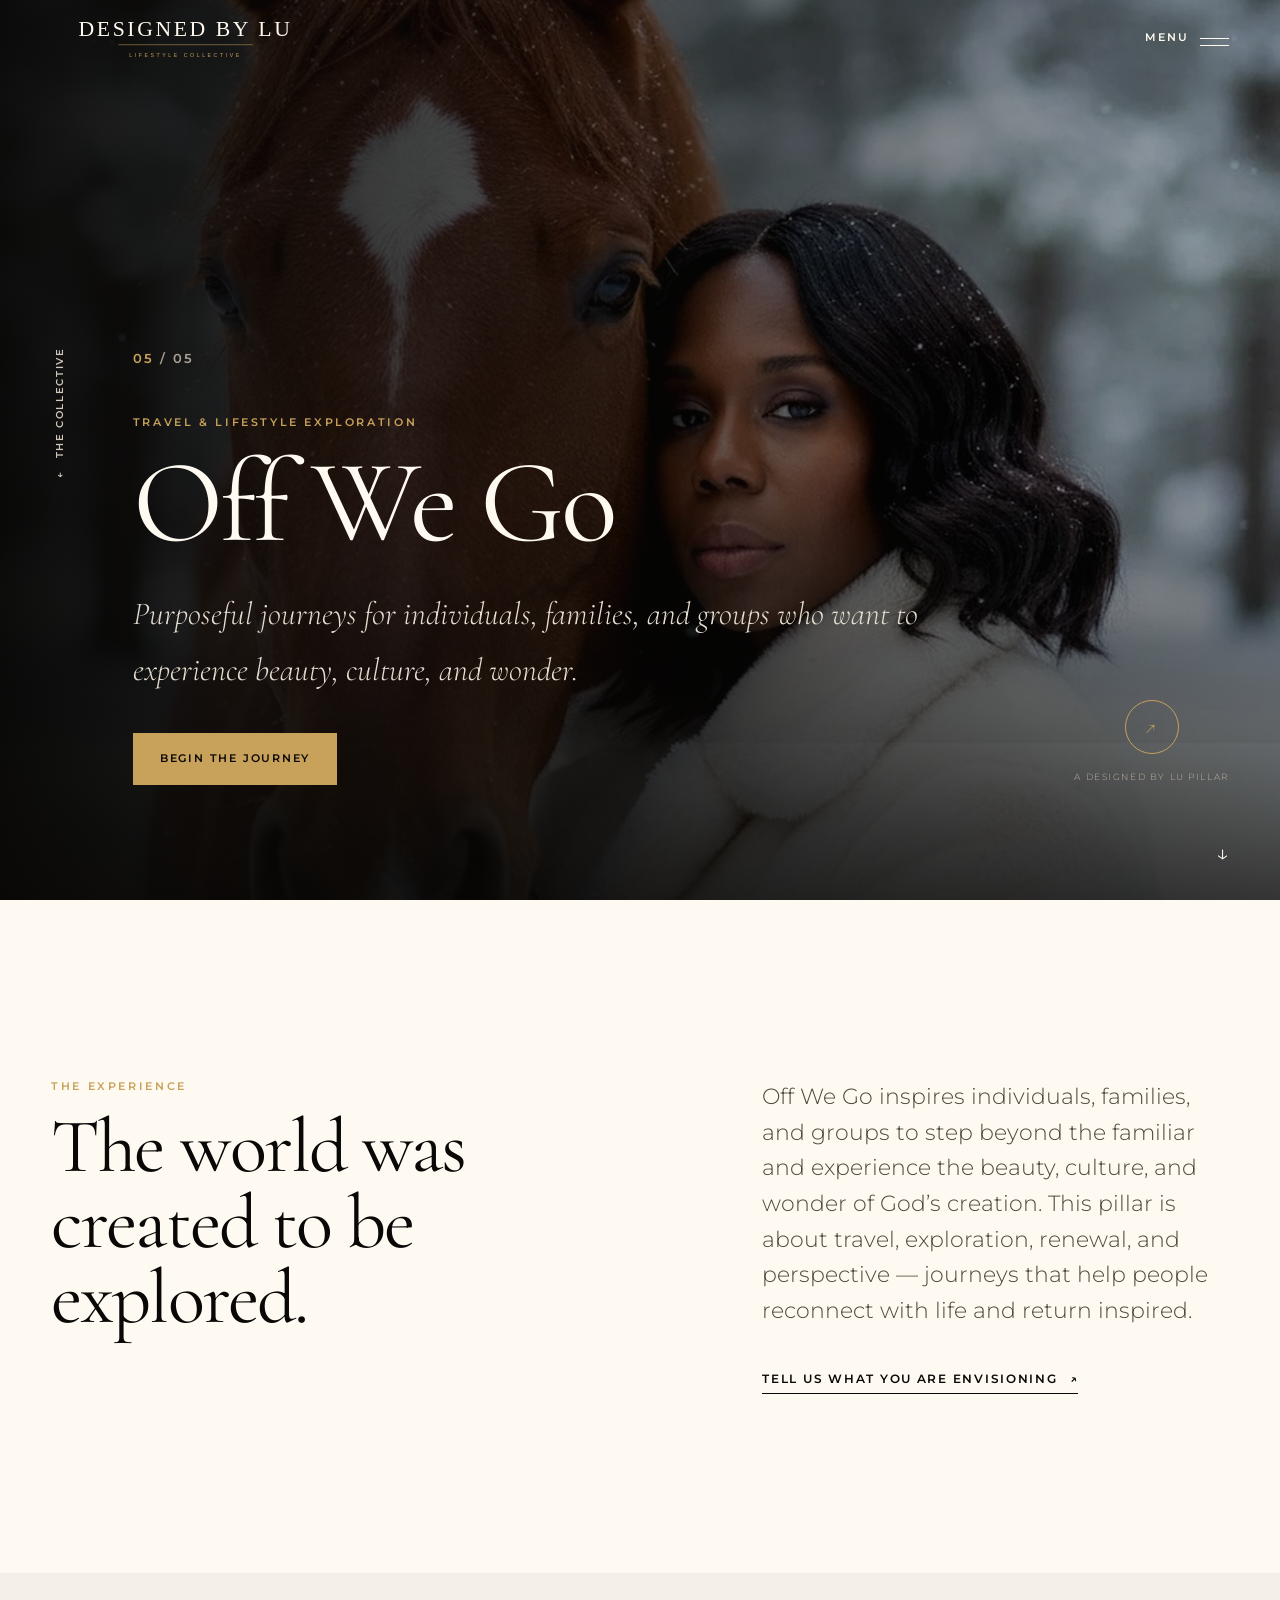
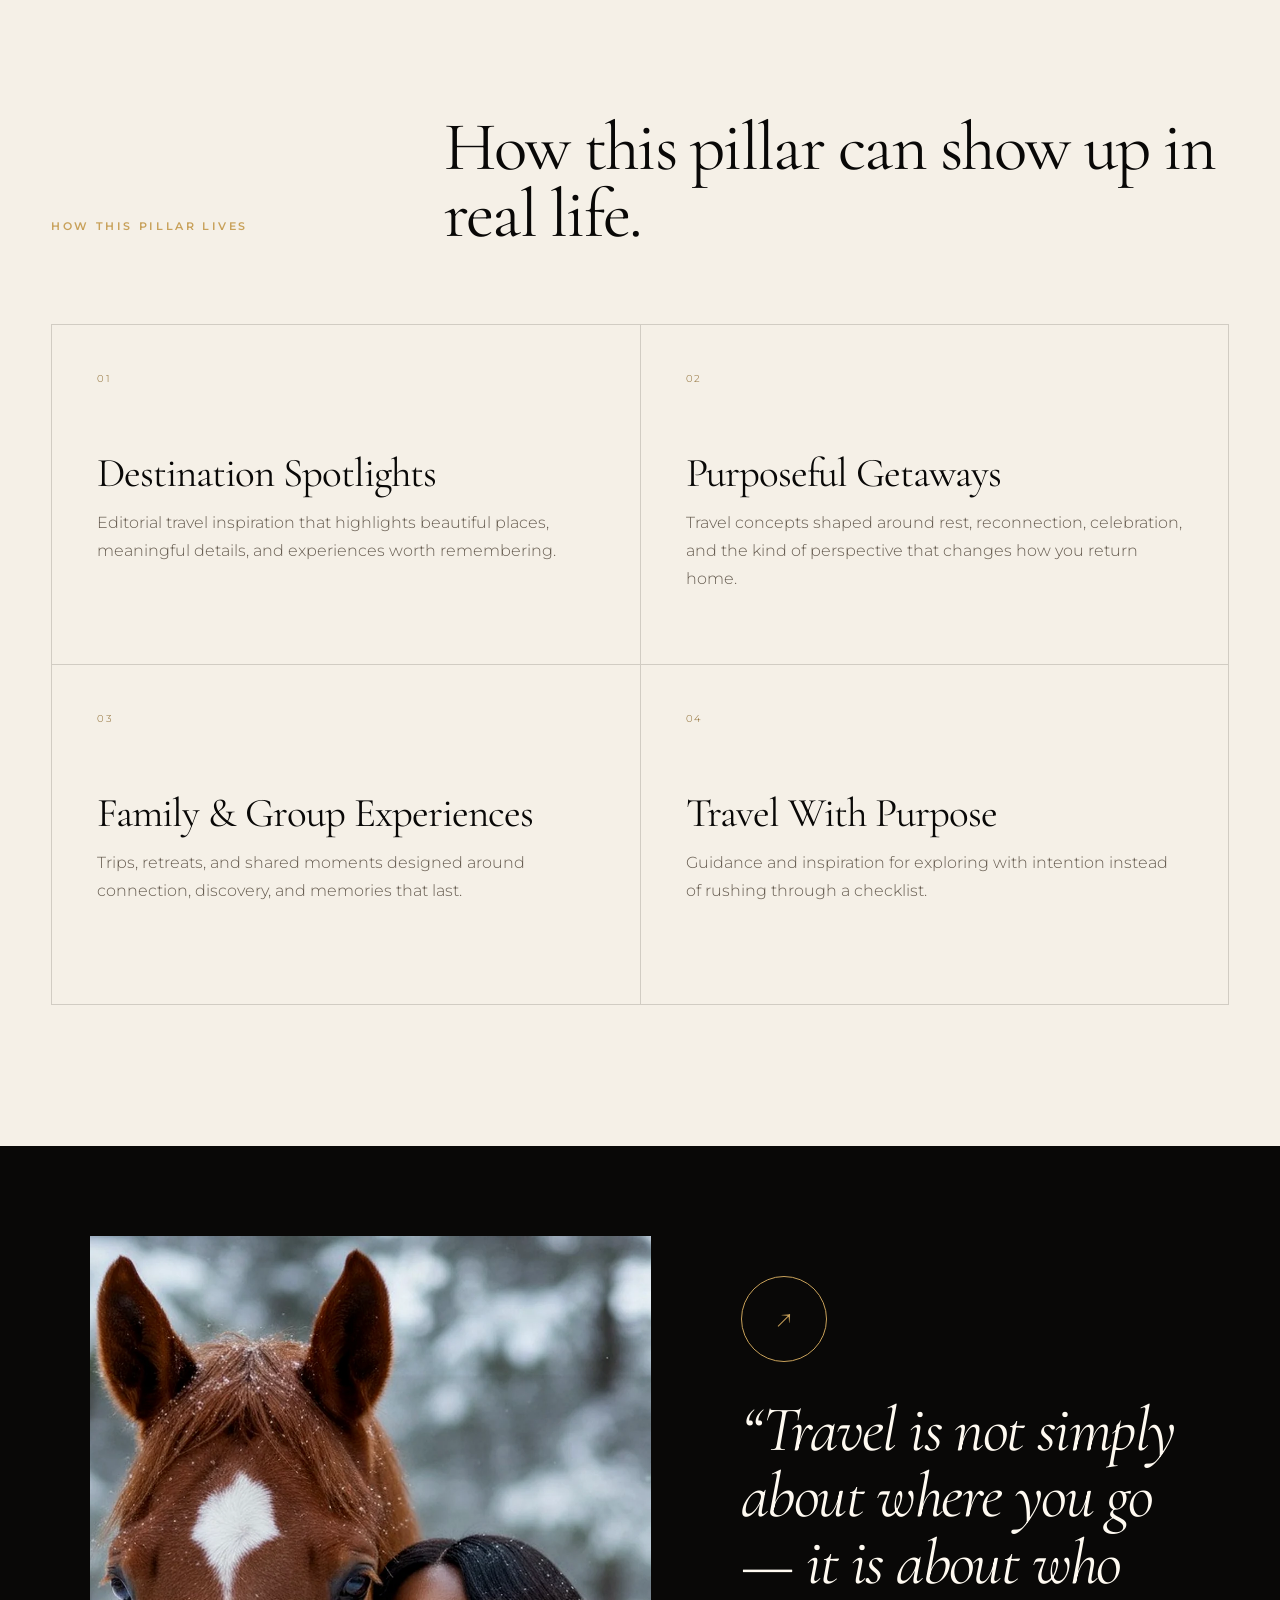
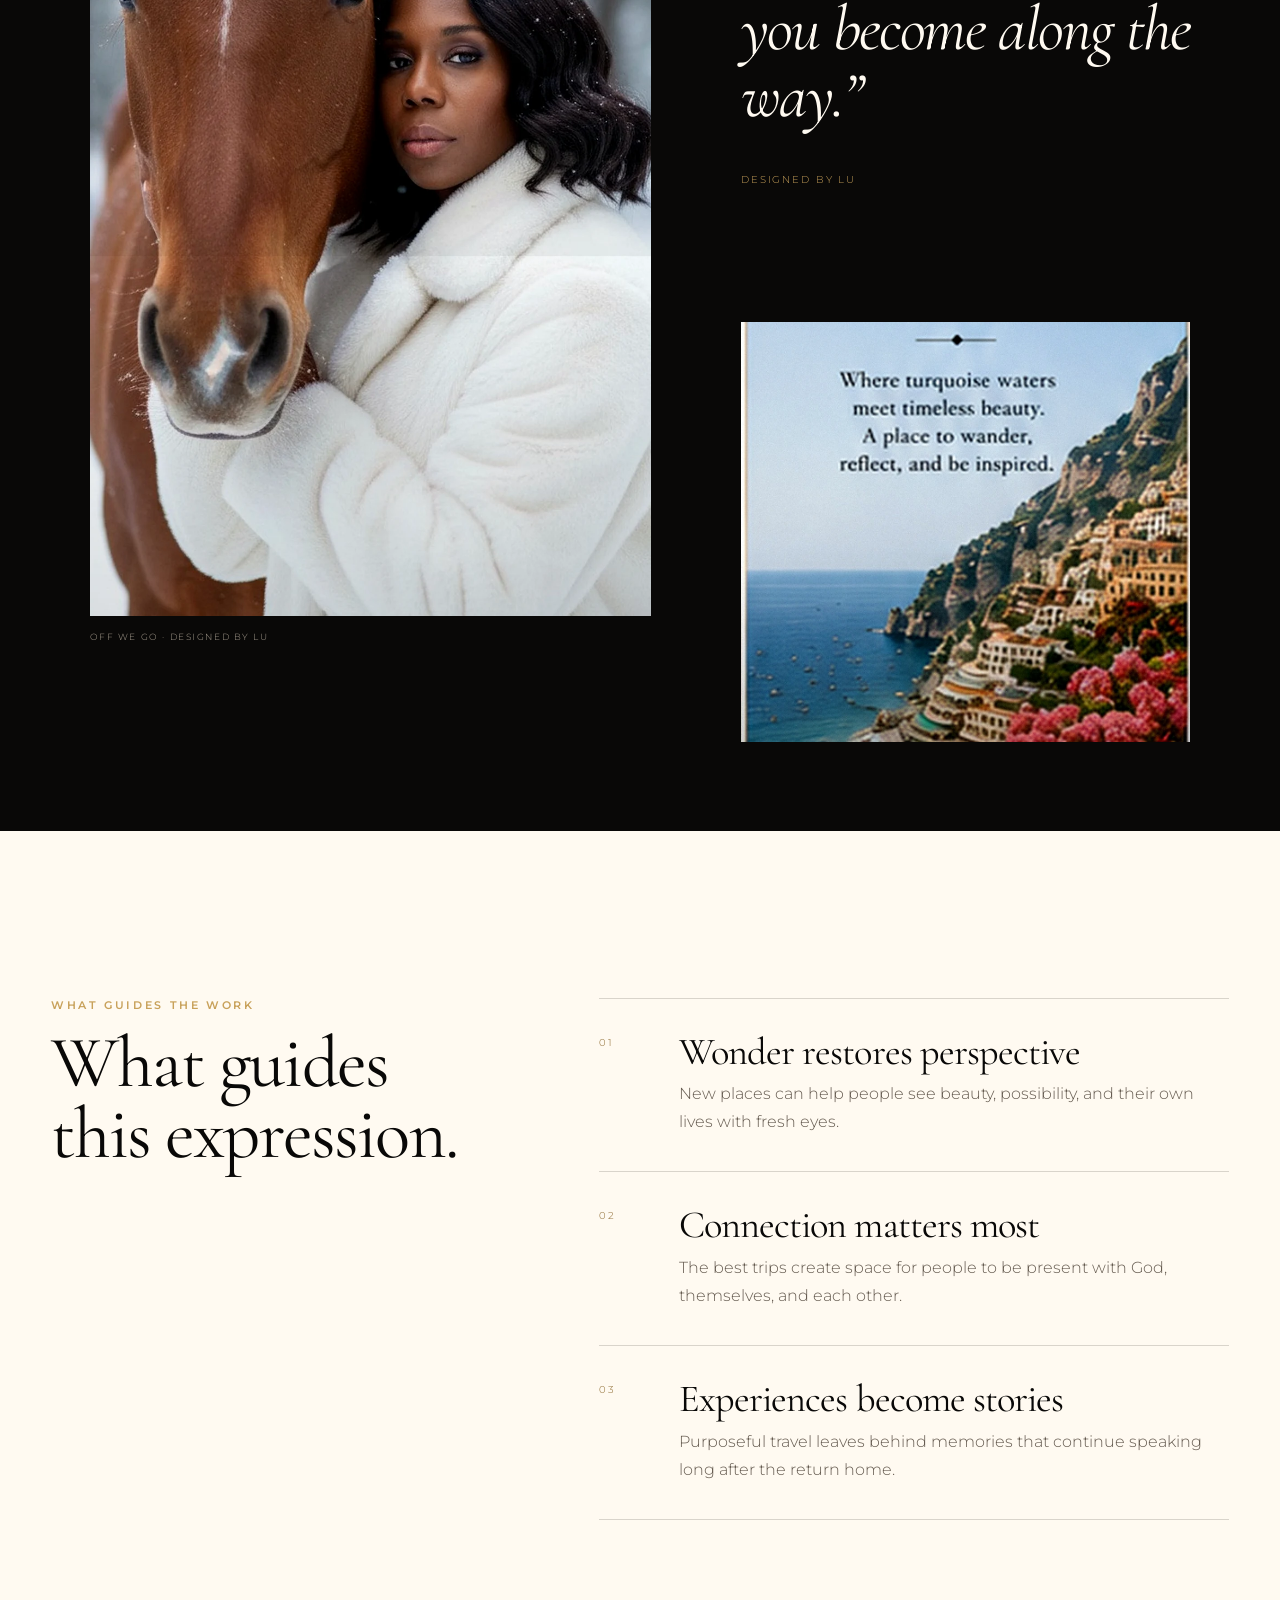
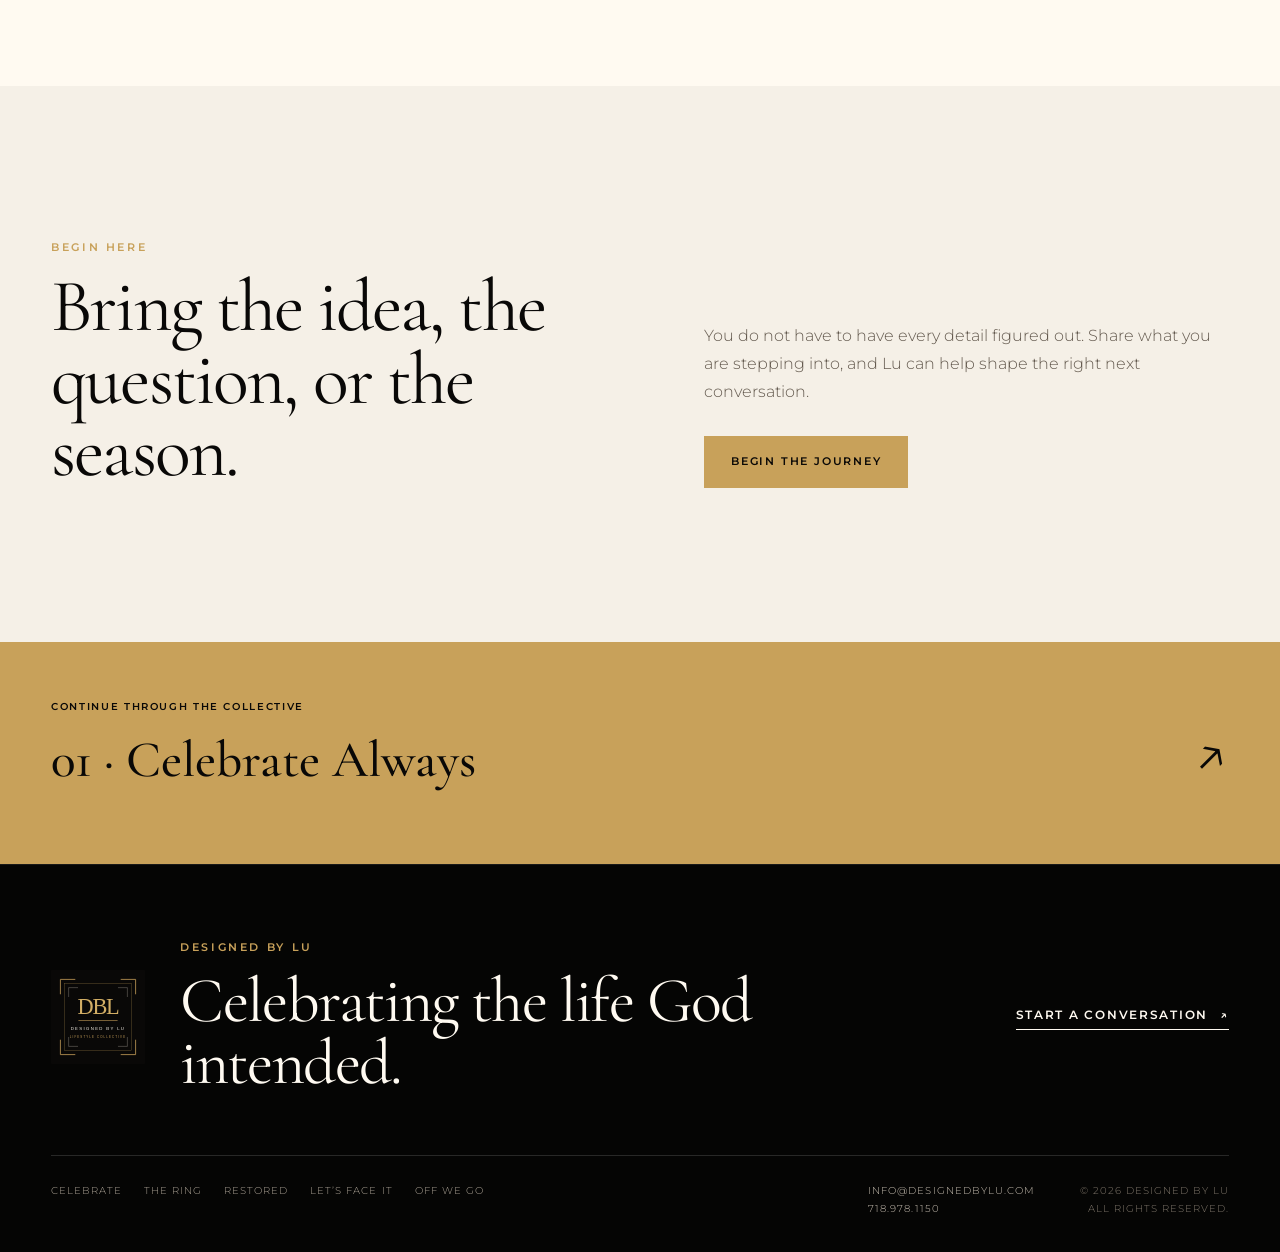
<file: off-we-go/index.html>
<!DOCTYPE html>

<html lang="en">
<head>
<meta charset="utf-8"/>
<meta content="width=device-width, initial-scale=1, viewport-fit=cover" name="viewport"/>
<title>Off We Go | Designed By Lu</title>
<meta content="Off We Go inspires individuals, families, and groups to step beyond the familiar and experience the beauty, culture, and wonder of God’s creation. This pil" name="description"/>
<meta content="#090807" name="theme-color"/>
<meta content="light dark" name="color-scheme"/>
<script>document.documentElement.classList.add("js")</script>
<link href="https://www.designedbylu.com/off-we-go/" rel="canonical"/>
<link href="../assets/brand/favicon.svg" rel="icon" type="image/svg+xml"/>
<link href="../site.webmanifest" rel="manifest"/>
<link href="https://fonts.googleapis.com" rel="preconnect"/>
<link crossorigin="" href="https://fonts.gstatic.com" rel="preconnect"/>
<link href="https://fonts.googleapis.com/css2?family=Cormorant+Garamond:ital,wght@0,400;0,500;0,600;1,400;1,500&amp;family=Montserrat:wght@300;400;500;600&amp;display=swap" rel="stylesheet"/>
<link href="../styles.css" rel="stylesheet"/>
<meta content="website" property="og:type"/>
<meta content="Designed By Lu" property="og:site_name"/>
<meta content="Off We Go | Designed By Lu" property="og:title"/>
<meta content="Off We Go inspires individuals, families, and groups to step beyond the familiar and experience the beauty, culture, and wonder of God’s creation. This pil" property="og:description"/>
<meta content="https://www.designedbylu.com/off-we-go/" property="og:url"/>
<meta content="https://www.designedbylu.com/assets/images/og-cover.jpg" property="og:image"/>
<meta content="summary_large_image" name="twitter:card"/>
</head>
<body class="pillar-page theme-travel">
<a class="skip-link" href="#main">Skip to content</a><header class="site-header" data-header="">
<div class="site-header__inner">
<a aria-label="Designed By Lu home" class="site-logo" href="../index.html">
<img alt="Designed By Lu Lifestyle Collective" height="56" src="../assets/brand/wordmark.svg" width="260"/>
</a>
<button aria-controls="site-menu" aria-expanded="false" class="menu-toggle" type="button">
<span>Menu</span><i aria-hidden="true"></i>
</button>
<nav aria-label="Primary navigation" class="site-menu" id="site-menu">
<div class="site-menu__eyebrow">The Five Pillars</div>
<div class="site-menu__links"><a data-nav="celebrate-always" href="../celebrate-always/">Celebrate</a><a data-nav="if-the-ring-could-talk" href="../if-the-ring-could-talk/">The Ring</a><a data-nav="reimagined-restored" href="../reimagined-restored/">Restored</a><a data-nav="lets-face-it" href="../lets-face-it/">Let’s Face It</a><a data-nav="off-we-go" href="../off-we-go/">Off We Go</a></div>
<div class="site-menu__utility">
<a href="../index.html#story">Our Story</a>
<a class="menu-contact" href="../contact/">Begin a Conversation <span aria-hidden="true">↗</span></a>
</div>
</nav>
</div>
</header>
<main id="main">
<section class="pillar-hero">
<div aria-hidden="true" class="pillar-hero__media"><img alt="" decoding="async" fetchpriority="high" height="1800" src="../assets/images/optimized/travel-card.webp" width="1400"/></div>
<div class="pillar-hero__wash"></div>
<div class="pillar-hero__content">
<a class="back-link" href="../index.html#five-pillars"><span aria-hidden="true">←</span> The collective</a>
<div class="pillar-hero__title" data-reveal="">
<div class="pillar-index">05 <span>/ 05</span></div>
<p class="kicker">Travel &amp; Lifestyle Exploration</p>
<h1>Off We Go</h1>
<p>Purposeful journeys for individuals, families, and groups who want to experience beauty, culture, and wonder.</p>
<a class="button button--gold" href="../contact/?interest=off-we-go">Begin the journey</a>
</div>
<div class="pillar-hero__mark"><span aria-hidden="true" class="pillar-symbol">↗</span><span>A Designed By Lu pillar</span></div>
</div>
<a aria-label="Continue to the Off We Go experience" class="hero-down" href="#experience">↓</a>
</section>
<section class="pillar-intro" id="experience">
<div class="pillar-intro__heading" data-reveal="">
<p class="kicker">The experience</p>
<h2>The world was created to be explored.</h2>
</div>
<div class="pillar-intro__copy" data-reveal="">
<p class="lead">Off We Go inspires individuals, families, and groups to step beyond the familiar and experience the beauty, culture, and wonder of God’s creation. This pillar is about travel, exploration, renewal, and perspective — journeys that help people reconnect with life and return inspired.</p>
<a class="text-link" href="../contact/?interest=off-we-go">Tell us what you are envisioning <span aria-hidden="true">↗</span></a>
</div>
</section>
<section class="offerings">
<div class="section-heading" data-reveal=""><p class="kicker">How this pillar lives</p><h2>How this pillar can show up in real life.</h2></div>
<div class="offer-grid"><article class="offer-card" data-reveal=""><span>01</span><h3>Destination Spotlights</h3><p>Editorial travel inspiration that highlights beautiful places, meaningful details, and experiences worth remembering.</p></article><article class="offer-card" data-reveal=""><span>02</span><h3>Purposeful Getaways</h3><p>Travel concepts shaped around rest, reconnection, celebration, and the kind of perspective that changes how you return home.</p></article><article class="offer-card" data-reveal=""><span>03</span><h3>Family &amp; Group Experiences</h3><p>Trips, retreats, and shared moments designed around connection, discovery, and memories that last.</p></article><article class="offer-card" data-reveal=""><span>04</span><h3>Travel With Purpose</h3><p>Guidance and inspiration for exploring with intention instead of rushing through a checklist.</p></article></div>
</section>
<section class="editorial-gallery">
<figure class="editorial-gallery__portrait" data-reveal="">
<img alt="Lu representing the Off We Go pillar" decoding="async" height="1344" loading="lazy" src="../assets/images/optimized/lucha-off-we-go.webp" width="768"/>
<figcaption>Off We Go · Designed By Lu</figcaption>
</figure>
<div class="editorial-gallery__quote" data-reveal="">
<span aria-hidden="true" class="pillar-symbol large">↗</span>
<blockquote>“Travel is not simply about where you go — it is about who you become along the way.”</blockquote>
<span>Designed By Lu</span>
</div>
<figure class="editorial-gallery__detail" data-reveal="">
<img alt="A visual expression of Off We Go" decoding="async" height="1400" loading="lazy" src="../assets/images/optimized/travel-spotlight.webp" width="1000"/>
</figure>
</section>
<section class="principles-section">
<div class="principles-section__heading" data-reveal=""><p class="kicker">What guides the work</p><h2>What guides this expression.</h2></div>
<div class="principles-list"><article class="principle"><span>01</span><div><h3>Wonder restores perspective</h3><p>New places can help people see beauty, possibility, and their own lives with fresh eyes.</p></div></article><article class="principle"><span>02</span><div><h3>Connection matters most</h3><p>The best trips create space for people to be present with God, themselves, and each other.</p></div></article><article class="principle"><span>03</span><div><h3>Experiences become stories</h3><p>Purposeful travel leaves behind memories that continue speaking long after the return home.</p></div></article></div>
</section>
<section class="pillar-contact">
<div data-reveal="">
<p class="kicker">Begin here</p>
<h2>Bring the idea, the question, or the season.</h2>
</div>
<div data-reveal="">
<p>You do not have to have every detail figured out. Share what you are stepping into, and Lu can help shape the right next conversation.</p>
<a class="button button--gold" href="../contact/?interest=off-we-go">Begin the journey</a>
</div>
</section>
<a class="next-pillar" href="../celebrate-always/">
<div><span>Continue through the collective</span><strong>01 · Celebrate Always</strong></div>
<span aria-hidden="true" class="next-pillar__arrow">↗</span>
</a>
</main>
<script type="application/ld+json">{"@context": "https://schema.org", "@type": "WebPage", "name": "Off We Go", "url": "https://www.designedbylu.com/off-we-go/", "isPartOf": {"@type": "WebSite", "name": "Designed By Lu", "url": "https://www.designedbylu.com/"}, "description": "Off We Go curates purposeful travel and lifestyle experiences for rest, wonder, connection, and memories that continue long after the journey."}</script>
<footer class="site-footer">
<div class="site-footer__top">
<img alt="" height="116" src="../assets/brand/crest.svg" width="116"/>
<div>
<p class="kicker">Designed By Lu</p>
<h2>Celebrating the life God intended.</h2>
</div>
<a class="text-link light" href="../contact/">Start a conversation <span aria-hidden="true">↗</span></a>
</div>
<div class="site-footer__grid">
<div aria-label="The five pillars" class="footer-pillar-links"><a href="../celebrate-always/">Celebrate</a><a href="../if-the-ring-could-talk/">The Ring</a><a href="../reimagined-restored/">Restored</a><a href="../lets-face-it/">Let’s Face It</a><a href="../off-we-go/">Off We Go</a></div>
<div class="footer-contact">
<a href="mailto:info@designedbylu.com">info@designedbylu.com</a>
<a href="tel:+17189781150">718.978.1150</a>
</div>
<div class="footer-legal">© <span data-year=""></span> Designed By Lu<br/>All rights reserved.</div>
</div>
</footer>
<script defer="" src="../script.js"></script>
</body>
</html>
</file>
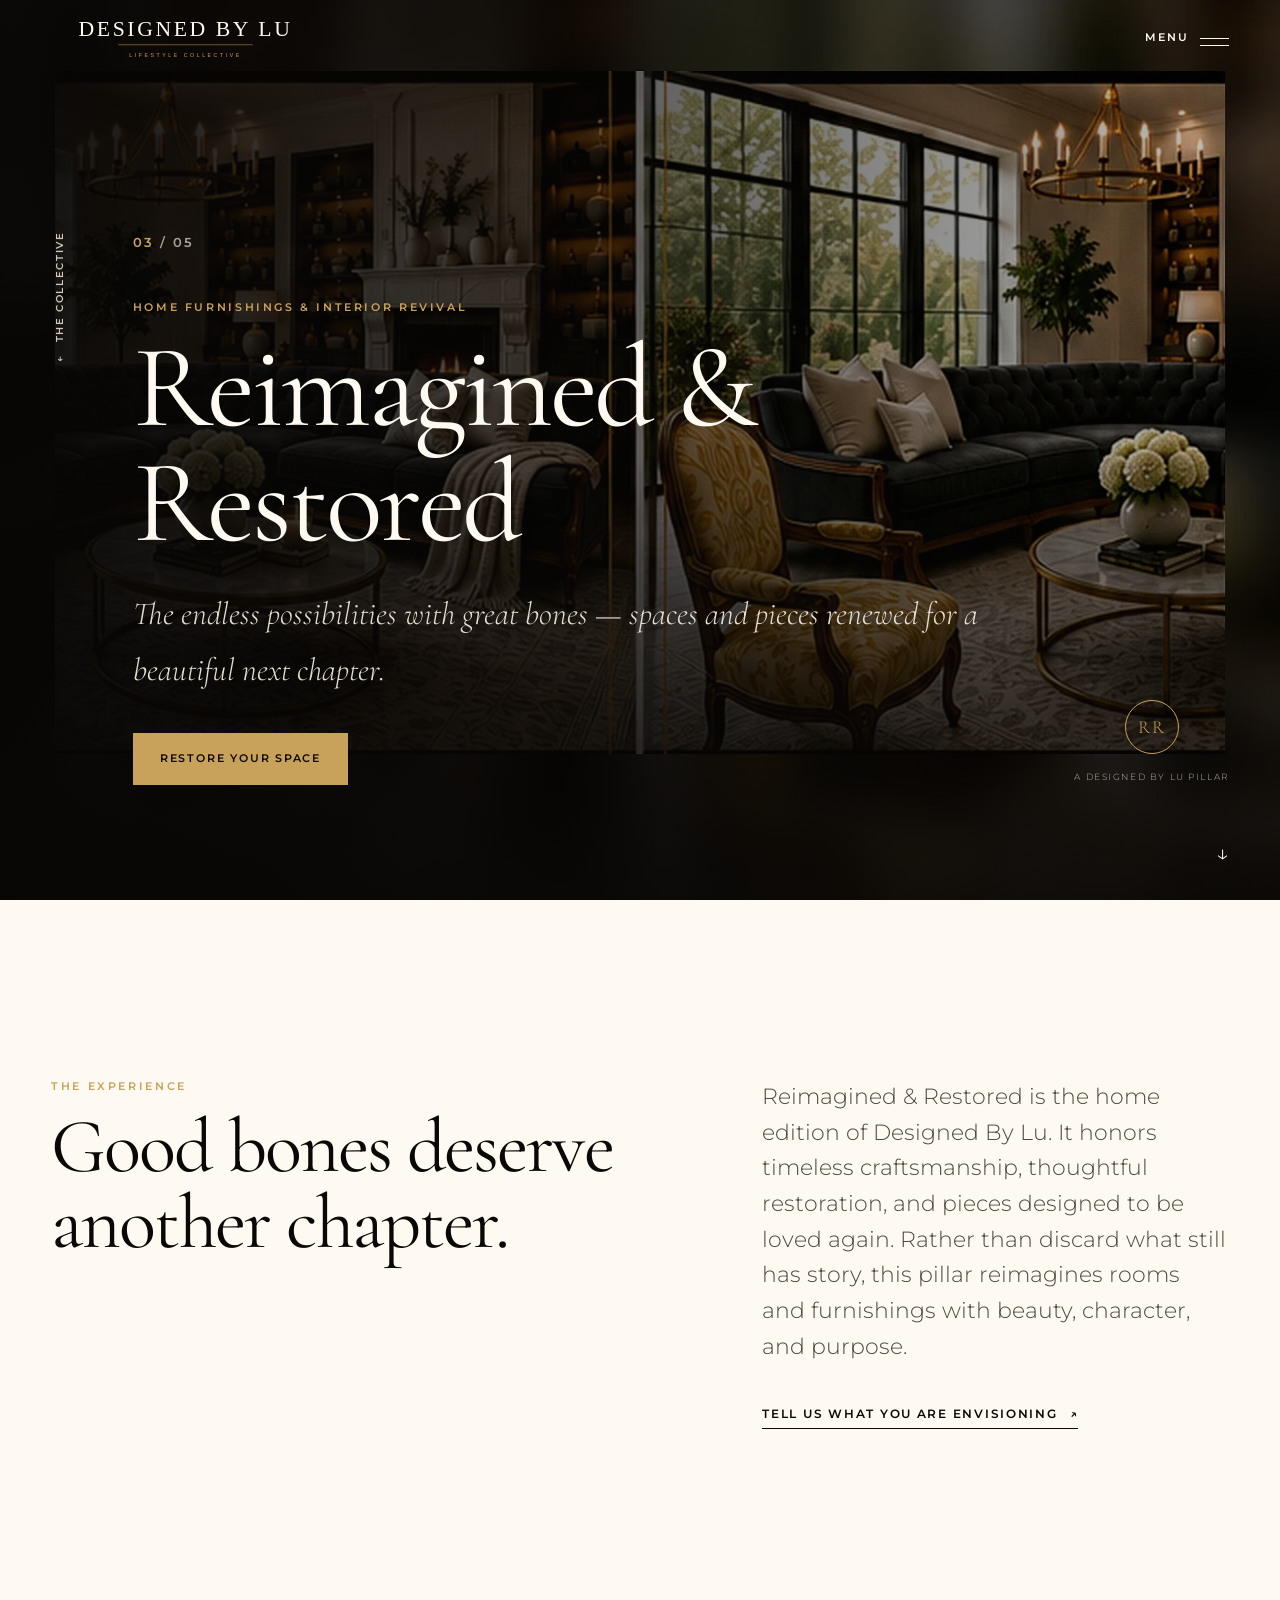
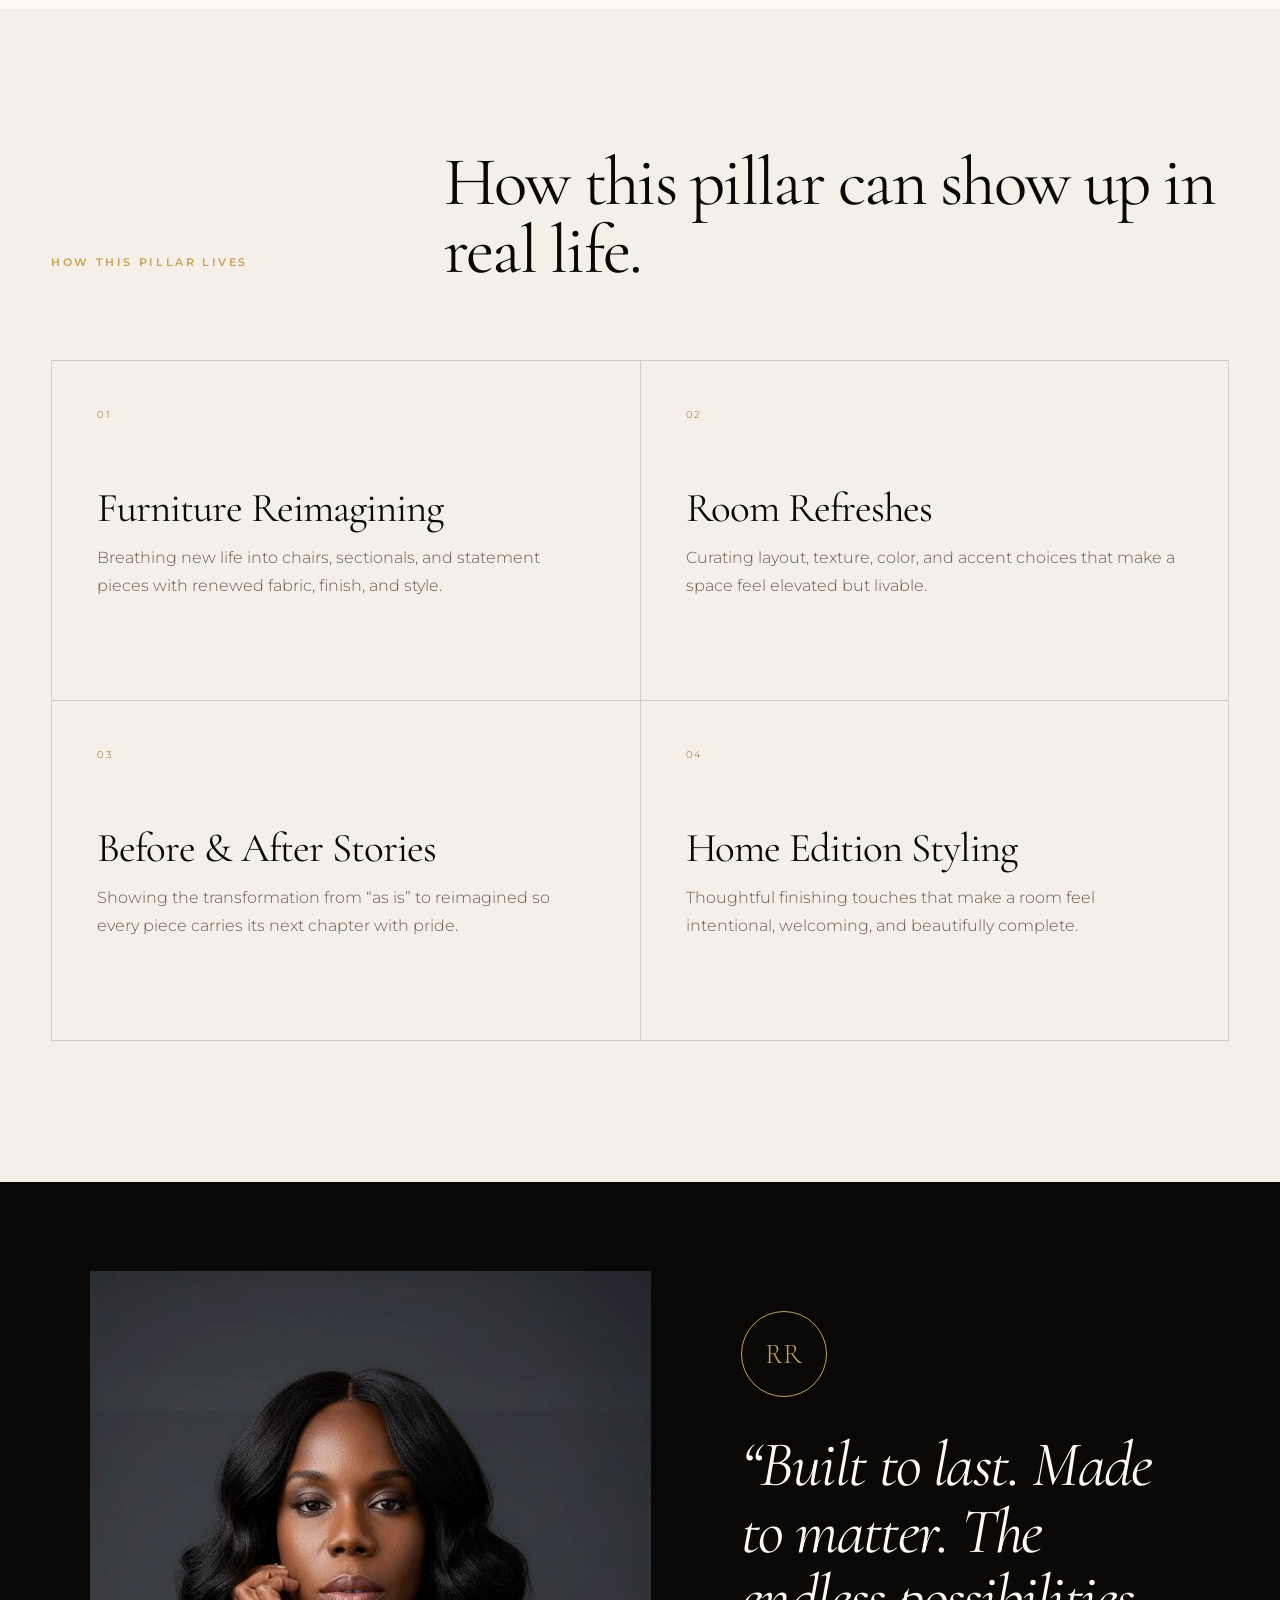
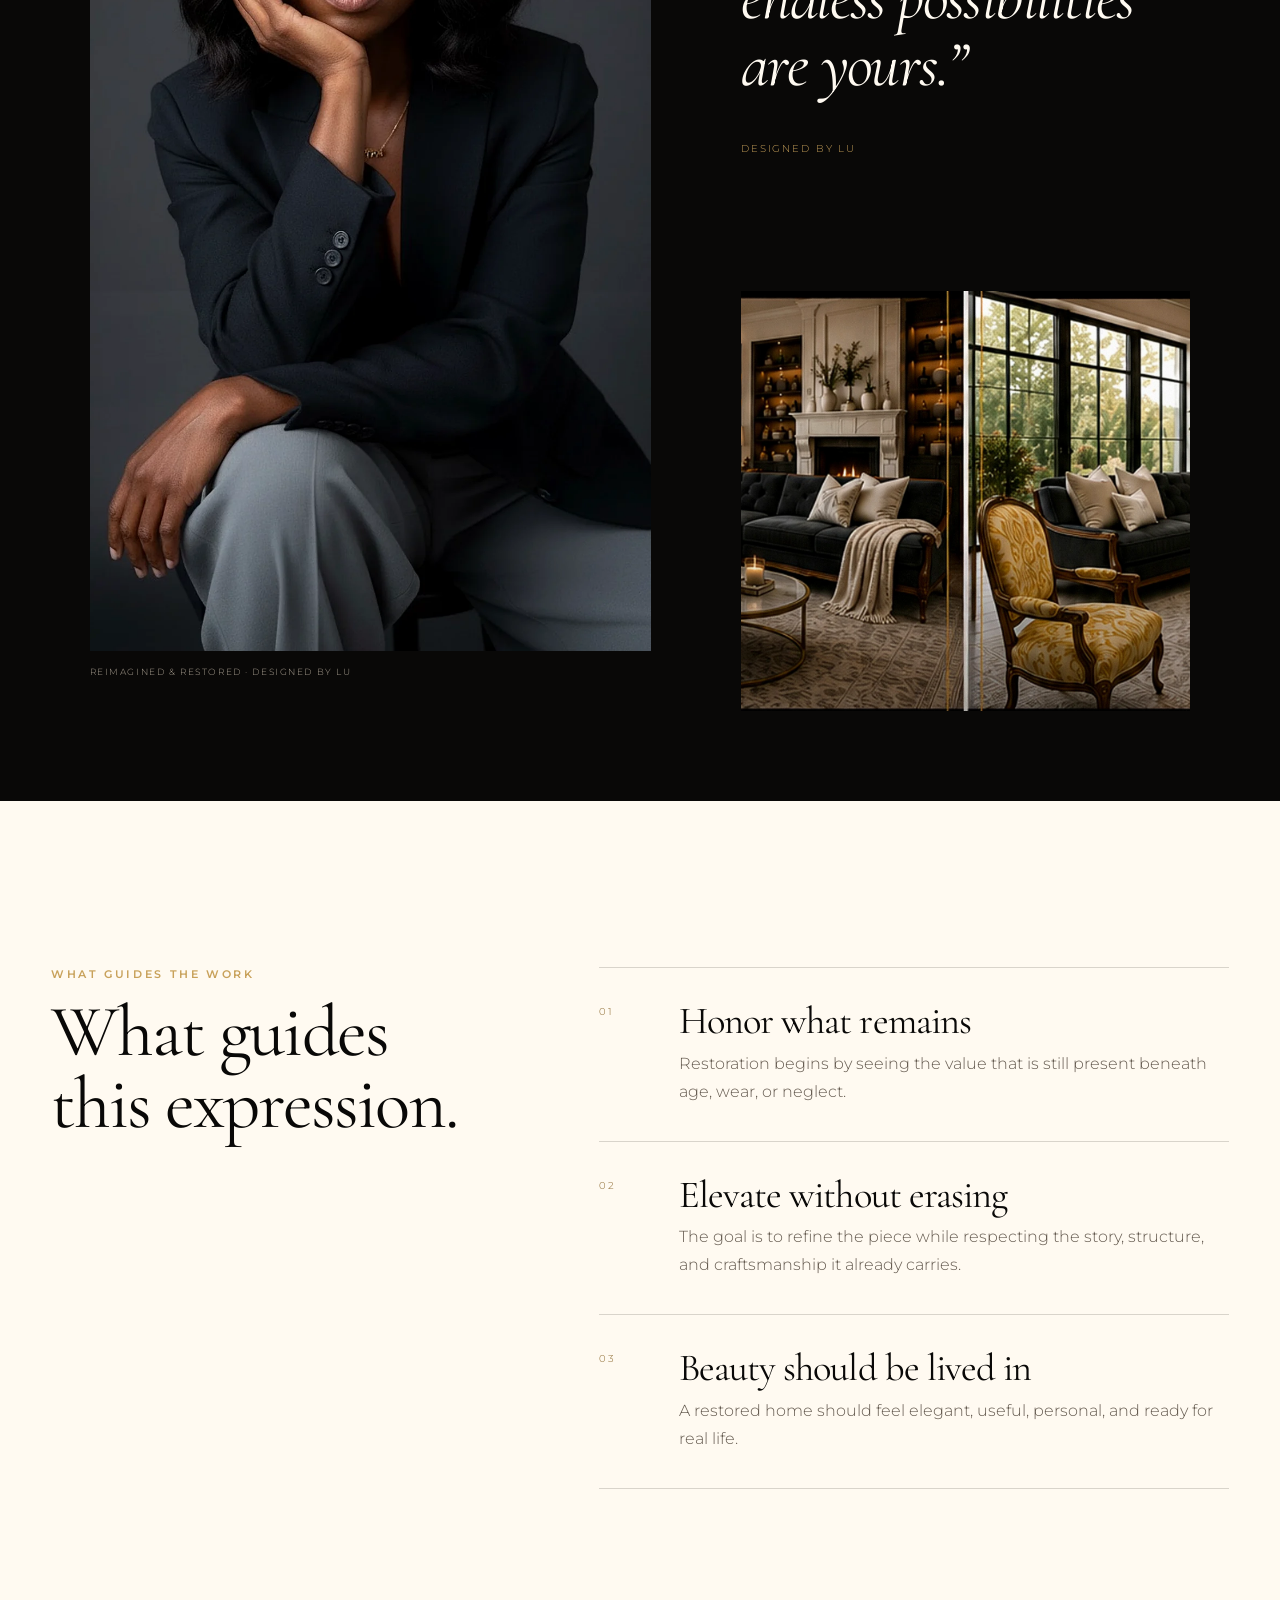
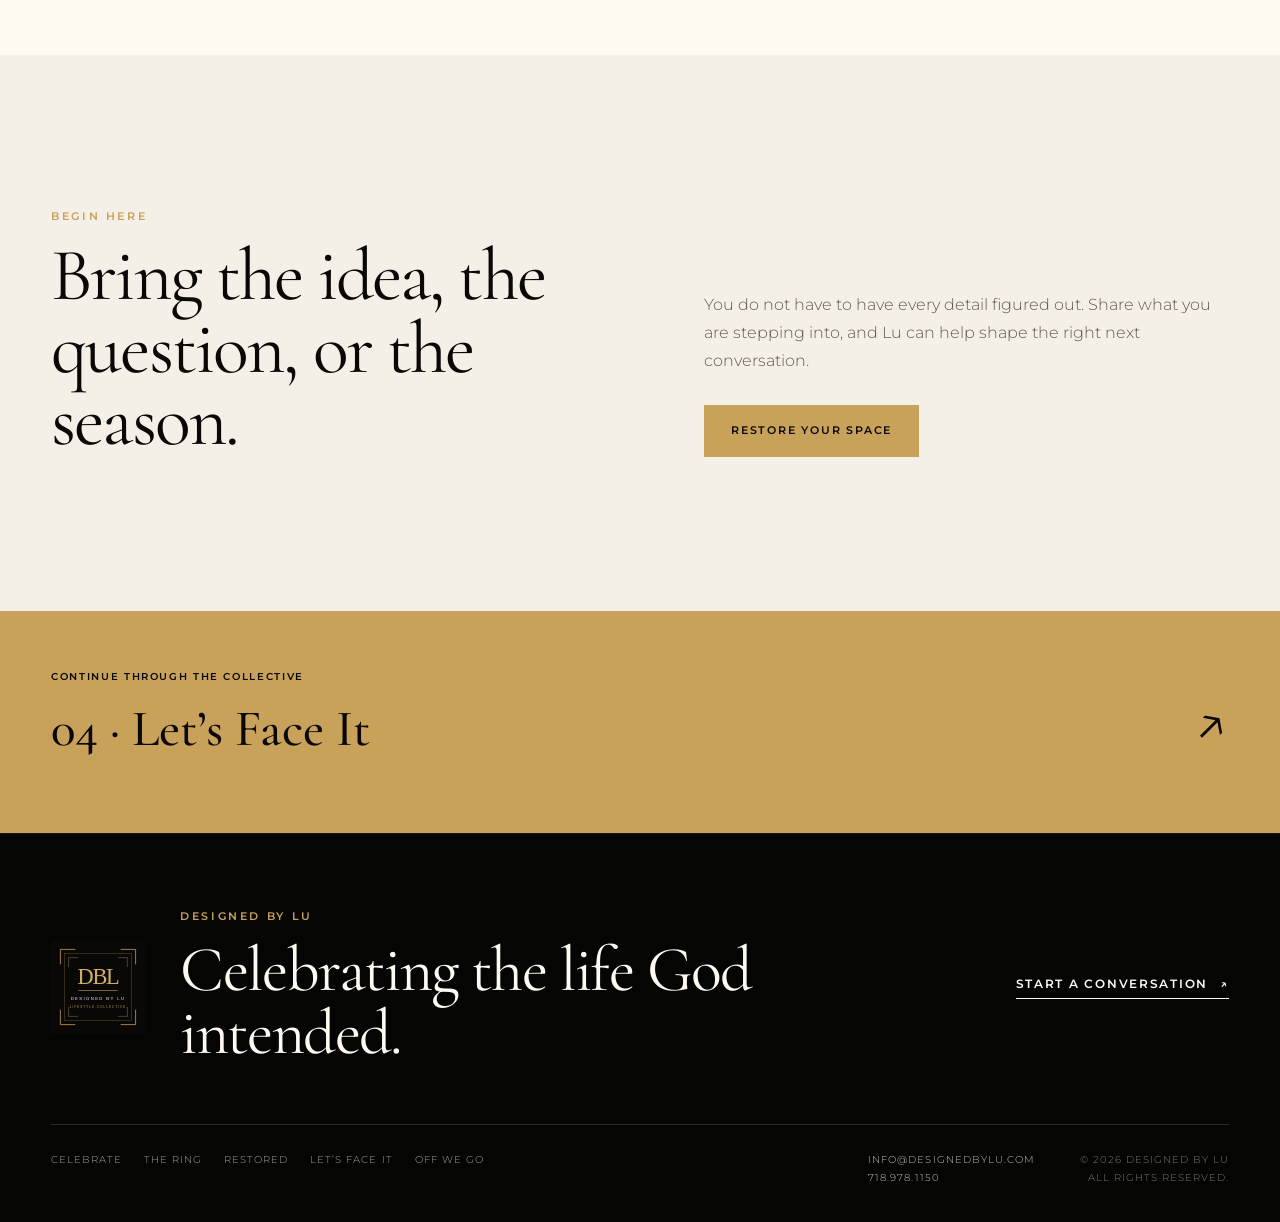
<file: reimagined-restored/index.html>
<!DOCTYPE html>

<html lang="en">
<head>
<meta charset="utf-8"/>
<meta content="width=device-width, initial-scale=1, viewport-fit=cover" name="viewport"/>
<title>Reimagined &amp; Restored | Designed By Lu</title>
<meta content="Reimagined &amp; Restored is the home edition of Designed By Lu. It honors timeless craftsmanship, thoughtful restoration, and pieces designed to be loved agai" name="description"/>
<meta content="#090807" name="theme-color"/>
<meta content="light dark" name="color-scheme"/>
<script>document.documentElement.classList.add("js")</script>
<link href="https://www.designedbylu.com/reimagined-restored/" rel="canonical"/>
<link href="../assets/brand/favicon.svg" rel="icon" type="image/svg+xml"/>
<link href="../site.webmanifest" rel="manifest"/>
<link href="https://fonts.googleapis.com" rel="preconnect"/>
<link crossorigin="" href="https://fonts.gstatic.com" rel="preconnect"/>
<link href="https://fonts.googleapis.com/css2?family=Cormorant+Garamond:ital,wght@0,400;0,500;0,600;1,400;1,500&amp;family=Montserrat:wght@300;400;500;600&amp;display=swap" rel="stylesheet"/>
<link href="../styles.css" rel="stylesheet"/>
<meta content="website" property="og:type"/>
<meta content="Designed By Lu" property="og:site_name"/>
<meta content="Reimagined &amp; Restored | Designed By Lu" property="og:title"/>
<meta content="Reimagined &amp; Restored is the home edition of Designed By Lu. It honors timeless craftsmanship, thoughtful restoration, and pieces designed to be loved agai" property="og:description"/>
<meta content="https://www.designedbylu.com/reimagined-restored/" property="og:url"/>
<meta content="https://www.designedbylu.com/assets/images/og-cover.jpg" property="og:image"/>
<meta content="summary_large_image" name="twitter:card"/>
</head>
<body class="pillar-page theme-restored">
<a class="skip-link" href="#main">Skip to content</a><header class="site-header" data-header="">
<div class="site-header__inner">
<a aria-label="Designed By Lu home" class="site-logo" href="../index.html">
<img alt="Designed By Lu Lifestyle Collective" height="56" src="../assets/brand/wordmark.svg" width="260"/>
</a>
<button aria-controls="site-menu" aria-expanded="false" class="menu-toggle" type="button">
<span>Menu</span><i aria-hidden="true"></i>
</button>
<nav aria-label="Primary navigation" class="site-menu" id="site-menu">
<div class="site-menu__eyebrow">The Five Pillars</div>
<div class="site-menu__links"><a data-nav="celebrate-always" href="../celebrate-always/">Celebrate</a><a data-nav="if-the-ring-could-talk" href="../if-the-ring-could-talk/">The Ring</a><a data-nav="reimagined-restored" href="../reimagined-restored/">Restored</a><a data-nav="lets-face-it" href="../lets-face-it/">Let’s Face It</a><a data-nav="off-we-go" href="../off-we-go/">Off We Go</a></div>
<div class="site-menu__utility">
<a href="../index.html#story">Our Story</a>
<a class="menu-contact" href="../contact/">Begin a Conversation <span aria-hidden="true">↗</span></a>
</div>
</nav>
</div>
</header>
<main id="main">
<section class="pillar-hero">
<div aria-hidden="true" class="pillar-hero__media"><img alt="" decoding="async" fetchpriority="high" height="1800" src="../assets/images/optimized/restored-card.webp" width="1400"/></div>
<div class="pillar-hero__wash"></div>
<div class="pillar-hero__content">
<a class="back-link" href="../index.html#five-pillars"><span aria-hidden="true">←</span> The collective</a>
<div class="pillar-hero__title" data-reveal="">
<div class="pillar-index">03 <span>/ 05</span></div>
<p class="kicker">Home Furnishings &amp; Interior Revival</p>
<h1>Reimagined &amp; Restored</h1>
<p>The endless possibilities with great bones — spaces and pieces renewed for a beautiful next chapter.</p>
<a class="button button--gold" href="../contact/?interest=reimagined-restored">Restore your space</a>
</div>
<div class="pillar-hero__mark"><span aria-hidden="true" class="pillar-symbol">RR</span><span>A Designed By Lu pillar</span></div>
</div>
<a aria-label="Continue to the Reimagined &amp; Restored experience" class="hero-down" href="#experience">↓</a>
</section>
<section class="pillar-intro" id="experience">
<div class="pillar-intro__heading" data-reveal="">
<p class="kicker">The experience</p>
<h2>Good bones deserve another chapter.</h2>
</div>
<div class="pillar-intro__copy" data-reveal="">
<p class="lead">Reimagined &amp; Restored is the home edition of Designed By Lu. It honors timeless craftsmanship, thoughtful restoration, and pieces designed to be loved again. Rather than discard what still has story, this pillar reimagines rooms and furnishings with beauty, character, and purpose.</p>
<a class="text-link" href="../contact/?interest=reimagined-restored">Tell us what you are envisioning <span aria-hidden="true">↗</span></a>
</div>
</section>
<section class="offerings">
<div class="section-heading" data-reveal=""><p class="kicker">How this pillar lives</p><h2>How this pillar can show up in real life.</h2></div>
<div class="offer-grid"><article class="offer-card" data-reveal=""><span>01</span><h3>Furniture Reimagining</h3><p>Breathing new life into chairs, sectionals, and statement pieces with renewed fabric, finish, and style.</p></article><article class="offer-card" data-reveal=""><span>02</span><h3>Room Refreshes</h3><p>Curating layout, texture, color, and accent choices that make a space feel elevated but livable.</p></article><article class="offer-card" data-reveal=""><span>03</span><h3>Before &amp; After Stories</h3><p>Showing the transformation from “as is” to reimagined so every piece carries its next chapter with pride.</p></article><article class="offer-card" data-reveal=""><span>04</span><h3>Home Edition Styling</h3><p>Thoughtful finishing touches that make a room feel intentional, welcoming, and beautifully complete.</p></article></div>
</section>
<section class="editorial-gallery">
<figure class="editorial-gallery__portrait" data-reveal="">
<img alt="Lu representing the Reimagined &amp; Restored pillar" decoding="async" height="1184" loading="lazy" src="../assets/images/optimized/lucha-restored.webp" width="864"/>
<figcaption>Reimagined &amp; Restored · Designed By Lu</figcaption>
</figure>
<div class="editorial-gallery__quote" data-reveal="">
<span aria-hidden="true" class="pillar-symbol large">RR</span>
<blockquote>“Built to last. Made to matter. The endless possibilities are yours.”</blockquote>
<span>Designed By Lu</span>
</div>
<figure class="editorial-gallery__detail" data-reveal="">
<img alt="A visual expression of Reimagined &amp; Restored" decoding="async" height="660" loading="lazy" src="../assets/images/optimized/restored-room.webp" width="1530"/>
</figure>
</section>
<section class="principles-section">
<div class="principles-section__heading" data-reveal=""><p class="kicker">What guides the work</p><h2>What guides this expression.</h2></div>
<div class="principles-list"><article class="principle"><span>01</span><div><h3>Honor what remains</h3><p>Restoration begins by seeing the value that is still present beneath age, wear, or neglect.</p></div></article><article class="principle"><span>02</span><div><h3>Elevate without erasing</h3><p>The goal is to refine the piece while respecting the story, structure, and craftsmanship it already carries.</p></div></article><article class="principle"><span>03</span><div><h3>Beauty should be lived in</h3><p>A restored home should feel elegant, useful, personal, and ready for real life.</p></div></article></div>
</section>
<section class="pillar-contact">
<div data-reveal="">
<p class="kicker">Begin here</p>
<h2>Bring the idea, the question, or the season.</h2>
</div>
<div data-reveal="">
<p>You do not have to have every detail figured out. Share what you are stepping into, and Lu can help shape the right next conversation.</p>
<a class="button button--gold" href="../contact/?interest=reimagined-restored">Restore your space</a>
</div>
</section>
<a class="next-pillar" href="../lets-face-it/">
<div><span>Continue through the collective</span><strong>04 · Let’s Face It</strong></div>
<span aria-hidden="true" class="next-pillar__arrow">↗</span>
</a>
</main>
<script type="application/ld+json">{"@context": "https://schema.org", "@type": "WebPage", "name": "Reimagined & Restored", "url": "https://www.designedbylu.com/reimagined-restored/", "isPartOf": {"@type": "WebSite", "name": "Designed By Lu", "url": "https://www.designedbylu.com/"}, "description": "Reimagined & Restored offers interior styling and furniture restoration grounded in craftsmanship, story, and renewed possibility."}</script>
<footer class="site-footer">
<div class="site-footer__top">
<img alt="" height="116" src="../assets/brand/crest.svg" width="116"/>
<div>
<p class="kicker">Designed By Lu</p>
<h2>Celebrating the life God intended.</h2>
</div>
<a class="text-link light" href="../contact/">Start a conversation <span aria-hidden="true">↗</span></a>
</div>
<div class="site-footer__grid">
<div aria-label="The five pillars" class="footer-pillar-links"><a href="../celebrate-always/">Celebrate</a><a href="../if-the-ring-could-talk/">The Ring</a><a href="../reimagined-restored/">Restored</a><a href="../lets-face-it/">Let’s Face It</a><a href="../off-we-go/">Off We Go</a></div>
<div class="footer-contact">
<a href="mailto:info@designedbylu.com">info@designedbylu.com</a>
<a href="tel:+17189781150">718.978.1150</a>
</div>
<div class="footer-legal">© <span data-year=""></span> Designed By Lu<br/>All rights reserved.</div>
</div>
</footer>
<script defer="" src="../script.js"></script>
</body>
</html>
</file>
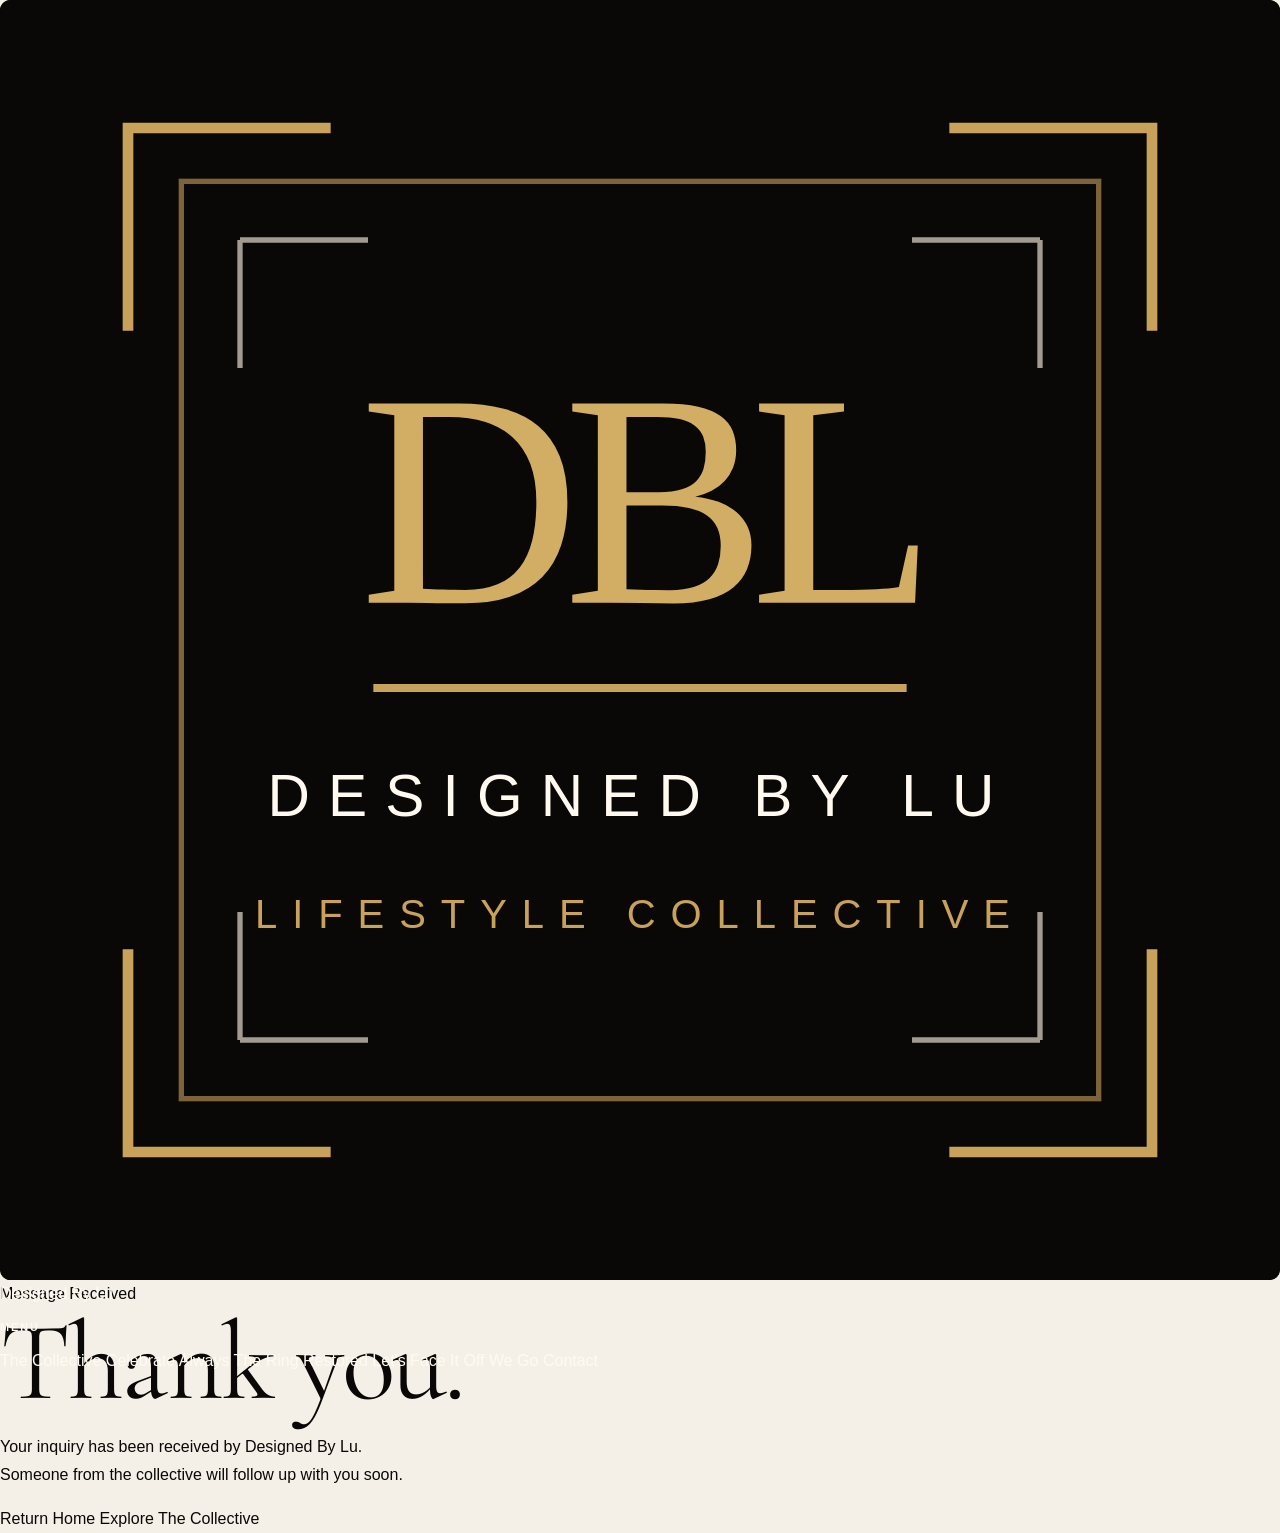
<file: thank-you.html>
<!doctype html>
<html lang="en">
<head>
  <meta charset="utf-8" />
  <meta name="viewport" content="width=device-width, initial-scale=1" />
  <title>Thank You | Designed By Lu</title>
  <link rel="preconnect" href="https://fonts.googleapis.com">
  <link rel="preconnect" href="https://fonts.gstatic.com" crossorigin>
  <link href="https://fonts.googleapis.com/css2?family=Cormorant+Garamond:ital,wght@0,300;0,400;0,500;0,600;1,300;1,400;1,500&family=DM+Sans:opsz,wght@9..40,300;9..40,400;9..40,500;9..40,600&display=swap" rel="stylesheet">
  <link rel="stylesheet" href="styles.css" />
</head>
<body>

<header class="site-header">
  <div class="container nav">
    <a class="brand" href="index.html">
      <img src="assets/brand/crest.svg" alt="Designed By Lu">
      Designed By Lu
    </a>
    <button class="menu-toggle" aria-label="Open navigation menu" aria-expanded="false">Menu</button>
    <nav class="nav-links" aria-label="Main navigation">
      <a href="index.html#collective">The Collective</a>
      <a href="celebrate-always/">Celebrate Always</a>
      <a href="if-the-ring-could-talk/">The Ring</a>
      <a href="reimagined-restored/">Restored</a>
      <a href="lets-face-it/">Let's Face It</a>
      <a href="off-we-go/">Off We Go</a>
      <a href="contact/" class="nav-cta">Contact</a>
    </nav>
  </div>
</header>

<main class="thankyou">
  <div class="container">
    <img class="ty-crest" src="assets/brand/crest.svg" alt="Designed By Lu crest">
    <span class="eyebrow">Message Received</span>
    <h1>Thank you.</h1>
    <div class="ty-line"></div>
    <p>Your inquiry has been received by Designed By Lu.<br>Someone from the collective will follow up with you soon.</p>
    <div class="btns" style="justify-content:center">
      <a class="btn primary" href="index.html">Return Home</a>
      <a class="btn ghost" href="index.html#collective">Explore The Collective</a>
    </div>
  </div>
</main>

<script src="script.js"></script>
</body>
</html>
</file>
<file: styles.css>
/* Designed By Lu — five-door editorial system */
:root{
  --ink:#090807;--ink-2:#15120f;--paper:#f5f0e7;--ivory:#fffaf1;--white:#fffdf8;
  --gold:#c8a15a;--gold-light:#e1c17f;--gold-dark:#8c692e;--taupe:#84786a;--line:rgba(20,16,12,.16);
  --serif:"Cormorant Garamond",Georgia,serif;--sans:"Montserrat",Arial,sans-serif;
  --ease:cubic-bezier(.22,1,.36,1);--header-h:76px;--page-pad:clamp(22px,4vw,64px);
}
*{box-sizing:border-box}html{scroll-behavior:smooth;background:var(--ink)}body{margin:0;background:var(--paper);color:var(--ink);font-family:var(--sans);font-size:16px;font-weight:300;line-height:1.75;-webkit-font-smoothing:antialiased;text-rendering:optimizeLegibility}body.menu-open{overflow:hidden}img{display:block;max-width:100%}a{color:inherit;text-decoration:none}button,input,select,textarea{font:inherit}button{cursor:pointer}::selection{background:var(--gold);color:var(--ink)}
.skip-link{position:fixed;z-index:9999;top:10px;left:10px;transform:translateY(-140%);background:var(--ivory);color:var(--ink);padding:10px 15px}.skip-link:focus{transform:none}
:focus-visible{outline:2px solid var(--gold-light);outline-offset:4px}
.kicker{margin:0 0 16px;color:var(--gold);font-size:.68rem;font-weight:600;letter-spacing:.24em;line-height:1.3;text-transform:uppercase}.lead{font-size:clamp(1.1rem,1.8vw,1.35rem);color:var(--ink);line-height:1.65}h1,h2,h3,blockquote{font-family:var(--serif);font-weight:400;line-height:.98;letter-spacing:-.025em;margin:0}h1{font-size:clamp(4rem,8.7vw,8.8rem)}h2{font-size:clamp(3rem,6vw,6.2rem)}h3{font-size:clamp(2rem,3.8vw,3.7rem)}em{font-weight:400}.button{display:inline-flex;align-items:center;justify-content:center;gap:10px;min-height:52px;padding:14px 26px;border:1px solid transparent;border-radius:0;font-size:.7rem;font-weight:600;letter-spacing:.16em;text-transform:uppercase;transition:background .25s,color .25s,border .25s,transform .25s}.button:hover{transform:translateY(-2px)}.button--gold{background:var(--gold);color:#0b0907}.button--gold:hover{background:var(--gold-light)}.button--ink{background:var(--ink);color:var(--ivory)}.button--ink:hover{background:#2a241d}.text-link{display:inline-flex;align-items:center;gap:12px;padding-bottom:4px;border-bottom:1px solid currentColor;font-size:.72rem;font-weight:600;letter-spacing:.15em;text-transform:uppercase}.text-link span{transition:transform .25s}.text-link:hover span{transform:translate(3px,-3px)}.text-link.light{color:var(--ivory)}
.site-header{position:fixed;z-index:1000;top:0;left:0;width:100%;height:var(--header-h);color:var(--ivory);transition:background .35s,border .35s,transform .35s}.site-header.is-scrolled{background:rgba(9,8,7,.94);border-bottom:1px solid rgba(255,255,255,.08);backdrop-filter:blur(18px)}.site-header__inner{height:100%;display:flex;align-items:center;justify-content:space-between;padding:0 var(--page-pad)}.site-logo{position:relative;z-index:1002;width:clamp(190px,21vw,270px)}.site-logo img{width:100%;height:auto}.menu-toggle{position:relative;z-index:1002;display:flex;align-items:center;gap:11px;border:0;background:none;color:inherit;padding:10px 0;font-size:.68rem;font-weight:600;letter-spacing:.18em;text-transform:uppercase}.menu-toggle i,.menu-toggle i::after{display:block;width:29px;height:1px;background:currentColor;transition:transform .35s}.menu-toggle i::after{content:"";transform:translateY(7px)}.menu-open .menu-toggle i{transform:translateY(4px) rotate(45deg)}.menu-open .menu-toggle i::after{transform:rotate(-90deg)}
.site-menu{position:fixed;z-index:1001;inset:0;display:grid;grid-template-columns:.48fr 1fr;grid-template-rows:auto 1fr auto;background:var(--ink);padding:120px var(--page-pad) 48px;visibility:hidden;opacity:0;transform:translateY(-12px);transition:opacity .35s,transform .5s var(--ease),visibility .35s}.site-menu::before{content:"";position:absolute;inset:0;background:radial-gradient(circle at 85% 25%,rgba(200,161,90,.15),transparent 35%);pointer-events:none}.menu-open .site-menu{visibility:visible;opacity:1;transform:none}.site-menu__eyebrow{grid-row:1/3;color:var(--gold);font-size:.67rem;font-weight:600;letter-spacing:.24em;text-transform:uppercase;padding-top:16px}.site-menu__links{display:flex;flex-direction:column;align-items:flex-start}.site-menu__links a{font-family:var(--serif);font-size:clamp(2.8rem,5.7vw,6rem);line-height:1.05;color:#c7beb1;transition:color .25s,transform .35s var(--ease)}.site-menu__links a:hover{color:var(--ivory);transform:translateX(14px)}.site-menu__utility{grid-column:1/-1;display:flex;align-items:flex-end;justify-content:space-between;border-top:1px solid rgba(255,255,255,.13);padding-top:25px;font-size:.72rem;letter-spacing:.14em;text-transform:uppercase}.menu-contact{color:var(--gold)}
.gateway-hero{position:relative;min-height:100svh;display:grid;grid-template-rows:1fr auto;overflow:hidden;background:var(--ink);color:var(--ivory)}.gateway-hero__media{position:absolute;inset:0}.gateway-hero__media img{width:100%;height:100%;object-fit:cover;object-position:70% 28%;transition:opacity .32s,transform 1.1s var(--ease);transform:scale(1.01)}.gateway-hero.is-changing .gateway-hero__media img{opacity:.15;transform:scale(1.035)}.gateway-hero__wash{position:absolute;inset:0;background:linear-gradient(90deg,rgba(7,6,5,.97) 0%,rgba(7,6,5,.82) 37%,rgba(7,6,5,.18) 68%,rgba(7,6,5,.42) 100%),linear-gradient(0deg,rgba(7,6,5,.93) 0%,transparent 35%)}.gateway-hero__grain{position:absolute;inset:0;opacity:.14;pointer-events:none;background-image:url("data:image/svg+xml,%3Csvg viewBox='0 0 180 180' xmlns='http://www.w3.org/2000/svg'%3E%3Cfilter id='n'%3E%3CfeTurbulence type='fractalNoise' baseFrequency='.9' numOctaves='3' stitchTiles='stitch'/%3E%3C/filter%3E%3Crect width='100%25' height='100%25' filter='url(%23n)' opacity='.32'/%3E%3C/svg%3E")}.gateway-hero__content{position:relative;z-index:2;display:flex;align-items:center;justify-content:space-between;gap:40px;min-height:calc(100svh - 126px);padding:120px var(--page-pad) 90px}.hero-copy{max-width:840px}.hero-copy h1{max-width:880px;color:var(--ivory);font-size:clamp(4.1rem,8vw,9.1rem)}.hero-copy h1 em{color:var(--gold-light);font-style:italic}.hero-copy__intro{max-width:620px;color:#d5cdc0;font-size:clamp(.96rem,1.35vw,1.12rem);line-height:1.75;margin:30px 0}.hero-actions{display:flex;align-items:center;gap:28px;flex-wrap:wrap}.hero-scene-caption{align-self:flex-end;width:250px;padding:18px 0;border-top:1px solid rgba(255,255,255,.36);border-bottom:1px solid rgba(255,255,255,.18)}.hero-scene-caption span{display:block;color:#bdb3a4;font-size:.58rem;letter-spacing:.2em;text-transform:uppercase}.hero-scene-caption strong{display:block;margin:9px 0 2px;font-family:var(--serif);font-size:1.45rem;font-weight:500}.hero-scene-caption p{margin:0;color:#d3cabd;font-size:.78rem;line-height:1.5}.hero-portals{position:relative;z-index:5;display:grid;grid-template-columns:repeat(5,1fr);border-top:1px solid rgba(255,255,255,.25)}.hero-portal{min-height:126px;display:grid;grid-template-columns:auto 1fr auto;align-items:center;gap:17px;padding:20px clamp(14px,2vw,29px);border-right:1px solid rgba(255,255,255,.18);background:rgba(8,7,6,.38);backdrop-filter:blur(9px);transition:background .3s}.hero-portal:last-child{border-right:0}.hero-portal:hover,.hero-portal:focus-visible{background:rgba(200,161,90,.18)}.hero-portal__num{color:var(--gold-light);font-size:.58rem;letter-spacing:.16em}.hero-portal__name{font-family:var(--serif);font-size:clamp(1.05rem,1.55vw,1.5rem);line-height:1.05}.hero-portal__arrow{font-size:1.1rem;transition:transform .25s}.hero-portal:hover .hero-portal__arrow{transform:translate(4px,-4px)}.scroll-cue{position:absolute;z-index:5;right:var(--page-pad);bottom:155px;display:flex;align-items:center;gap:10px;color:#b5ac9e;font-size:.56rem;letter-spacing:.2em;text-transform:uppercase}.scroll-cue span{display:block;width:38px;height:1px;background:var(--gold)}
.collective-intro{display:grid;grid-template-columns:1.05fr .75fr;gap:clamp(50px,10vw,160px);padding:clamp(100px,14vw,190px) var(--page-pad);background:var(--ivory)}.collective-intro__lead h2{font-size:clamp(3.4rem,6vw,6.6rem)}.collective-intro__lead h2 em{color:var(--gold-dark)}.collective-intro__copy{align-self:end;max-width:570px}.collective-intro__copy p{color:#5f554a;margin:0 0 21px}.chapter-list{background:var(--ink)}.chapter-card{min-height:78vh;display:grid;grid-template-columns:1.05fr .95fr;color:var(--ivory);border-top:1px solid rgba(255,255,255,.12)}.chapter-card:nth-child(even){grid-template-columns:.95fr 1.05fr}.chapter-card:nth-child(even) .chapter-card__image{order:2}.chapter-card__image{position:relative;overflow:hidden;min-height:650px}.chapter-card__image::after{content:"";position:absolute;inset:0;background:linear-gradient(90deg,transparent 60%,rgba(9,8,7,.3));pointer-events:none}.chapter-card:nth-child(even) .chapter-card__image::after{background:linear-gradient(-90deg,transparent 60%,rgba(9,8,7,.3))}.chapter-card__image img{width:100%;height:100%;object-fit:cover;transition:transform 1.1s var(--ease),filter .5s}.chapter-card__image:hover img{transform:scale(1.035);filter:saturate(1.08)}.chapter-card__body{display:flex;flex-direction:column;justify-content:center;align-items:flex-start;padding:clamp(55px,8vw,125px)}.chapter-card__meta{width:100%;display:flex;align-items:center;justify-content:space-between;color:var(--gold);font-size:.6rem;font-weight:500;letter-spacing:.19em;text-transform:uppercase;border-bottom:1px solid rgba(255,255,255,.18);padding-bottom:19px}.chapter-card h3{margin:45px 0 15px;font-size:clamp(3.2rem,6vw,6.5rem);color:var(--ivory)}.chapter-card__body>p{max-width:420px;color:#bdb4a6;margin:0 0 34px;font-family:var(--serif);font-size:1.38rem;font-style:italic}.chapter-card--ring{background:#0b0a09}.chapter-card--restored{background:#15120e}.chapter-card--face{background:#110e10}.chapter-card--travel{background:#0c1112}
.founder-story{display:grid;grid-template-columns:.76fr 1.24fr;background:var(--paper);padding:clamp(80px,10vw,145px) var(--page-pad);gap:clamp(50px,10vw,150px)}.founder-story__image{position:relative;align-self:start;max-width:540px}.founder-story__image::before{content:"";position:absolute;inset:24px -24px -24px 24px;border:1px solid var(--gold);opacity:.5}.founder-story__image img{position:relative;width:100%;aspect-ratio:4/5;object-fit:cover;object-position:50% 20%;filter:contrast(1.04)}.image-note{position:absolute;left:-35px;bottom:45px;background:var(--ivory);padding:12px 17px;font-size:.58rem;font-weight:600;letter-spacing:.14em;text-transform:uppercase;writing-mode:vertical-rl;transform:rotate(180deg)}.founder-story__content{align-self:center;max-width:720px}.founder-story__content h2{font-size:clamp(3.4rem,6.2vw,6.4rem);margin-bottom:30px}.founder-story__content p{color:#62584d}.founder-story__content blockquote{margin:42px 0 18px;padding-left:30px;border-left:2px solid var(--gold);font-size:clamp(1.8rem,3vw,3rem);line-height:1.2;font-style:italic}.signature{font-family:var(--serif);font-size:1.2rem;font-style:italic;margin-bottom:31px!important}.manifesto{overflow:hidden;background:var(--ivory);padding:clamp(90px,11vw,160px) 0}.manifesto__top,.manifesto__statement{padding:0 var(--page-pad)}.manifesto__top{display:grid;grid-template-columns:.5fr 1fr;align-items:end}.manifesto__top h2{font-size:clamp(3rem,5.5vw,5.8rem)}.manifesto__words{display:flex;gap:42px;width:max-content;margin:85px 0 55px;transform:translateX(-4vw);font-family:var(--serif);font-size:clamp(5rem,11vw,12rem);line-height:.8;color:transparent;-webkit-text-stroke:1px rgba(140,105,46,.38);white-space:nowrap}.manifesto__statement{display:flex;justify-content:flex-end}.manifesto__statement p{max-width:780px;margin:0;font-family:var(--serif);font-size:clamp(1.8rem,3.5vw,3.6rem);line-height:1.16}.inquiry-cta{min-height:680px;display:grid;grid-template-columns:.8fr 1.2fr;background:var(--ink);color:var(--ivory)}.inquiry-cta__image{overflow:hidden}.inquiry-cta__image img{width:100%;height:100%;object-fit:cover;object-position:50% 25%;filter:grayscale(1) contrast(1.06)}.inquiry-cta__content{align-self:center;padding:clamp(60px,9vw,140px);max-width:850px}.inquiry-cta h2{font-size:clamp(3.5rem,7vw,7rem);color:var(--ivory)}.inquiry-cta__content>p:not(.kicker){color:#bbb2a5;max-width:610px;margin:28px 0}
.site-footer{background:#050504;color:var(--ivory);padding:75px var(--page-pad) 35px;border-top:1px solid rgba(255,255,255,.08)}.site-footer__top{display:grid;grid-template-columns:auto 1fr auto;align-items:center;gap:35px;padding-bottom:60px}.site-footer__top img{width:94px;height:94px}.site-footer__top h2{font-size:clamp(2.5rem,5vw,5rem);color:var(--ivory)}.site-footer__grid{display:grid;grid-template-columns:1fr auto auto;gap:45px;border-top:1px solid rgba(255,255,255,.14);padding-top:26px;font-size:.63rem;letter-spacing:.1em;text-transform:uppercase}.footer-pillar-links{display:flex;flex-wrap:wrap;gap:12px 22px;color:#aaa194}.footer-pillar-links a:hover,.footer-contact a:hover{color:var(--gold)}.footer-contact{display:flex;flex-direction:column;color:#c8bfb2}.footer-legal{text-align:right;color:#81786c}
/* pillar pages */
.pillar-symbol{display:grid;place-items:center;width:54px;height:54px;border:1px solid currentColor;border-radius:50%;font-family:var(--serif);font-size:1.15rem;color:var(--gold)}.pillar-symbol.large{width:86px;height:86px;font-size:1.8rem}.pillar-hero{position:relative;min-height:100svh;display:flex;align-items:flex-end;overflow:hidden;background:var(--ink);color:var(--ivory)}.pillar-hero__media,.pillar-hero__wash{position:absolute;inset:0}.pillar-hero__media img{width:100%;height:100%;object-fit:cover;object-position:center}.theme-ring .pillar-hero__media img{object-position:center 48%}.theme-restored .pillar-hero__media img{object-position:center 55%}.theme-face .pillar-hero__media img{object-position:center 18%}.theme-travel .pillar-hero__media img{object-position:center 40%}.pillar-hero__wash{background:linear-gradient(90deg,rgba(7,6,5,.96),rgba(7,6,5,.63) 48%,rgba(7,6,5,.18)),linear-gradient(0deg,rgba(7,6,5,.76),transparent 50%)}.pillar-hero__content{position:relative;z-index:2;width:100%;display:grid;grid-template-columns:auto 1fr auto;align-items:end;gap:clamp(25px,5vw,75px);padding:150px var(--page-pad) clamp(70px,9vw,130px)}.back-link{align-self:start;display:inline-flex;align-items:center;gap:12px;color:#d1c8bb;font-size:.63rem;font-weight:600;letter-spacing:.16em;text-transform:uppercase;writing-mode:vertical-rl;transform:rotate(180deg)}.back-link.dark{color:var(--ink);writing-mode:initial;transform:none}.pillar-hero__title{max-width:1050px}.pillar-index{margin-bottom:45px;color:var(--gold);font-size:.8rem;font-weight:600;letter-spacing:.16em}.pillar-index span{color:#aaa093}.pillar-hero h1{font-size:clamp(4.2rem,9.2vw,10rem);color:var(--ivory);max-width:1100px}.pillar-hero__title>p:not(.kicker){font-family:var(--serif);font-size:clamp(1.4rem,2.5vw,2.4rem);font-style:italic;color:#e5ddd0;margin:25px 0 35px}.pillar-hero__mark{display:flex;flex-direction:column;align-items:center;gap:15px;color:#bdb3a4;font-size:.55rem;letter-spacing:.18em;text-transform:uppercase;text-align:center}.hero-down{position:absolute;z-index:3;right:var(--page-pad);bottom:26px;color:var(--ivory);font-size:1.5rem}.pillar-intro{display:grid;grid-template-columns:1fr .8fr;gap:clamp(50px,10vw,155px);padding:clamp(100px,14vw,190px) var(--page-pad);background:var(--ivory)}.pillar-intro__heading h2{font-size:clamp(3.2rem,6vw,6.5rem)}.pillar-intro__copy{align-self:end}.pillar-intro__copy .lead{margin:0 0 35px;color:#50483f}.offerings{background:var(--paper);padding:clamp(90px,11vw,150px) var(--page-pad)}.section-heading{display:grid;grid-template-columns:.5fr 1fr;align-items:end;margin-bottom:75px}.section-heading h2{font-size:clamp(3rem,5.4vw,5.7rem)}.offer-grid{display:grid;grid-template-columns:repeat(2,1fr);border-top:1px solid var(--line);border-left:1px solid var(--line)}.offer-card{min-height:340px;padding:45px;border-right:1px solid var(--line);border-bottom:1px solid var(--line)}.offer-card>span{display:block;color:var(--gold-dark);font-size:.62rem;letter-spacing:.16em}.offer-card h3{margin:65px 0 16px;font-size:clamp(2rem,3.2vw,3.4rem)}.offer-card p{max-width:500px;margin:0;color:#665c50}.editorial-gallery{display:grid;grid-template-columns:1fr .8fr;grid-template-rows:auto auto;background:var(--ink);color:var(--ivory);padding:clamp(40px,7vw,100px);gap:clamp(35px,7vw,95px)}.editorial-gallery figure{margin:0}.editorial-gallery__portrait{grid-row:1/3}.editorial-gallery__portrait img{width:100%;height:100%;max-height:980px;object-fit:cover;object-position:center 20%}.editorial-gallery figcaption{margin-top:13px;color:#a99f91;font-size:.58rem;letter-spacing:.17em;text-transform:uppercase}.editorial-gallery__quote{align-self:center;padding:40px 0}.editorial-gallery__quote blockquote{font-size:clamp(2.6rem,5vw,5.5rem);line-height:1.04;margin:35px 0;font-style:italic}.editorial-gallery__quote>span:last-child{color:var(--gold);font-size:.65rem;letter-spacing:.18em;text-transform:uppercase}.editorial-gallery__detail{align-self:end}.editorial-gallery__detail img{width:100%;max-height:420px;object-fit:cover}.theme-ring .editorial-gallery__detail img,.theme-face .editorial-gallery__detail img{object-position:top}.principles-section{display:grid;grid-template-columns:.8fr 1.2fr;gap:clamp(50px,10vw,150px);padding:clamp(100px,13vw,180px) var(--page-pad);background:var(--ivory)}.principles-section__heading h2{font-size:clamp(3.2rem,5.7vw,6rem)}.principles-list{border-top:1px solid var(--line)}.principle{display:grid;grid-template-columns:55px 1fr;gap:25px;padding:35px 0;border-bottom:1px solid var(--line)}.principle>span{color:var(--gold-dark);font-size:.63rem;letter-spacing:.15em}.principle h3{font-size:clamp(1.8rem,3vw,3rem);margin-bottom:9px}.principle p{margin:0;color:#655b50}.pillar-contact{display:grid;grid-template-columns:1fr 1fr;gap:clamp(50px,10vw,140px);padding:clamp(90px,12vw,165px) var(--page-pad);background:var(--paper)}.pillar-contact h2{font-size:clamp(3.2rem,5.8vw,6rem)}.pillar-contact>div:last-child{align-self:end}.pillar-contact p:not(.kicker){max-width:590px;color:#63594e;margin:0 0 30px}.next-pillar{display:flex;align-items:center;justify-content:space-between;padding:55px var(--page-pad);background:var(--gold);color:var(--ink);transition:background .25s}.next-pillar:hover{background:var(--gold-light)}.next-pillar div{display:flex;flex-direction:column}.next-pillar span:first-child{font-size:.6rem;font-weight:600;letter-spacing:.17em;text-transform:uppercase}.next-pillar strong{font-family:var(--serif);font-size:clamp(2rem,4vw,4.3rem);font-weight:500}.next-pillar__arrow{font-size:clamp(2.5rem,5vw,5rem);transition:transform .3s}.next-pillar:hover .next-pillar__arrow{transform:translate(8px,-8px)}
/* contact + utilities */
.contact-main{min-height:100svh;display:grid;grid-template-columns:.78fr 1.22fr;background:var(--ivory)}.contact-visual{position:sticky;top:0;height:100svh;overflow:hidden;background:var(--ink)}.contact-visual>img{width:100%;height:100%;object-fit:cover;object-position:center 20%}.contact-visual::after{content:"";position:absolute;inset:0;background:linear-gradient(0deg,rgba(8,7,6,.9),rgba(8,7,6,.05) 60%)}.contact-visual__overlay{position:absolute;z-index:2;left:clamp(25px,4vw,60px);right:clamp(25px,4vw,60px);bottom:55px;color:var(--ivory)}.contact-visual__overlay img{width:72px;margin-bottom:25px}.contact-visual__overlay h1{font-size:clamp(3.1rem,5.4vw,6rem)}.contact-visual__overlay>p:last-child{max-width:530px;color:#d0c7bb}.contact-form-panel{padding:125px clamp(28px,7vw,110px) 90px}.contact-form-panel__head{max-width:720px;margin:65px 0 55px}.contact-form-panel h2{font-size:clamp(3.4rem,5.8vw,6rem)}.contact-form-panel__head>p:last-child{color:#655b50;max-width:620px}.inquiry-form{max-width:860px}.field-row{display:grid;grid-template-columns:1fr 1fr;gap:25px}label{display:block;margin-bottom:24px}label>span{display:block;margin-bottom:8px;font-size:.64rem;font-weight:600;letter-spacing:.14em;text-transform:uppercase}input,select,textarea{width:100%;border:0;border-bottom:1px solid #a79c8f;background:transparent;color:var(--ink);padding:14px 2px;border-radius:0;outline:none;transition:border-color .2s}input:focus,select:focus,textarea:focus{border-color:var(--gold-dark)}textarea{border:1px solid #b7ad9f;padding:15px;resize:vertical}.consent{display:flex;align-items:flex-start;gap:12px;margin:10px 0 27px}.consent input{width:17px;height:17px;flex:0 0 auto}.consent span{margin:0;font-size:.66rem;letter-spacing:.04em;text-transform:none}.honeypot{position:absolute;left:-9999px}.form-note{color:#74695d;font-size:.72rem}.form-note a{text-decoration:underline}.utility-main{position:relative;min-height:100svh;display:grid;place-items:center;padding:140px var(--page-pad) 80px;background:var(--ink);color:var(--ivory)}.utility-main__media{position:absolute;inset:0}.utility-main__media img{width:100%;height:100%;object-fit:cover;opacity:.25}.utility-main__media::after{content:"";position:absolute;inset:0;background:rgba(7,6,5,.62)}.utility-card{position:relative;z-index:2;max-width:760px;text-align:center}.utility-card>img{margin:0 auto 28px}.utility-card h1{font-size:clamp(4rem,8vw,8rem)}.utility-card>p:not(.kicker){color:#c7beb1;max-width:630px;margin:25px auto 35px}.utility-actions{display:flex;justify-content:center;align-items:center;gap:25px;flex-wrap:wrap}
[data-reveal]{opacity:1;transform:none}.js [data-reveal]{opacity:0;transform:translateY(32px);transition:opacity .8s var(--ease),transform .8s var(--ease)}.js [data-reveal].is-visible{opacity:1;transform:none}
@media(max-width:1100px){.hero-portals{overflow-x:auto;grid-template-columns:repeat(5,minmax(220px,1fr));scroll-snap-type:x mandatory}.hero-portal{scroll-snap-align:start}.hero-scene-caption{display:none}.scroll-cue{display:none}.chapter-card,.chapter-card:nth-child(even){grid-template-columns:1fr 1fr}.founder-story{grid-template-columns:.85fr 1.15fr}.site-footer__grid{grid-template-columns:1fr auto}.footer-legal{grid-column:1/-1;text-align:left}.pillar-hero__content{grid-template-columns:auto 1fr}.pillar-hero__mark{display:none}.contact-main{grid-template-columns:.72fr 1.28fr}}
@media(max-width:820px){:root{--header-h:68px}.site-logo{width:190px}.site-menu{grid-template-columns:1fr;padding-top:105px}.site-menu__eyebrow{display:none}.site-menu__utility{align-items:flex-start;gap:25px}.site-menu__links a{font-size:clamp(2.5rem,10vw,4.6rem)}.gateway-hero__wash{background:linear-gradient(90deg,rgba(7,6,5,.9),rgba(7,6,5,.3)),linear-gradient(0deg,rgba(7,6,5,.97) 0%,rgba(7,6,5,.2) 68%)}.gateway-hero__media img{object-position:57% 20%}.gateway-hero__content{align-items:flex-end;padding-top:130px;padding-bottom:185px}.hero-copy h1{font-size:clamp(3.5rem,15vw,6.6rem)}.hero-copy__intro{font-size:.92rem}.hero-portals{position:absolute;bottom:0;width:100%;grid-template-columns:repeat(5,minmax(205px,1fr))}.hero-portal{min-height:114px}.collective-intro,.pillar-intro,.principles-section,.pillar-contact{grid-template-columns:1fr;gap:45px}.chapter-card,.chapter-card:nth-child(even){grid-template-columns:1fr}.chapter-card:nth-child(even) .chapter-card__image{order:0}.chapter-card__image{min-height:62vh}.chapter-card__body{min-height:480px}.founder-story{grid-template-columns:1fr}.founder-story__image{width:78%}.manifesto__top{grid-template-columns:1fr;gap:25px}.inquiry-cta{grid-template-columns:1fr}.inquiry-cta__image{height:62vh}.site-footer__top{grid-template-columns:auto 1fr}.site-footer__top>.text-link{grid-column:1/-1}.site-footer__grid{grid-template-columns:1fr}.footer-contact{margin-top:10px}.pillar-hero__content{grid-template-columns:1fr;padding-top:135px}.back-link{writing-mode:initial;transform:none}.offer-grid{grid-template-columns:1fr}.section-heading{grid-template-columns:1fr;gap:25px}.editorial-gallery{grid-template-columns:1fr;grid-template-rows:auto}.editorial-gallery__portrait{grid-row:auto}.editorial-gallery__detail img{max-height:580px}.contact-main{grid-template-columns:1fr}.contact-visual{position:relative;height:80svh}.contact-form-panel{padding-top:75px}.contact-form-panel__head{margin-top:50px}}
@media(max-width:560px){body{font-size:15px}.site-menu__utility{flex-direction:column}.gateway-hero__content{padding-left:22px;padding-right:22px}.hero-actions{align-items:flex-start;flex-direction:column}.collective-intro,.founder-story,.offerings,.principles-section,.pillar-contact{padding-left:22px;padding-right:22px}.collective-intro__lead h2,.founder-story__content h2,.principles-section__heading h2,.pillar-contact h2{font-size:clamp(2.8rem,14vw,4.4rem)}.chapter-card__body{padding:70px 24px}.chapter-card h3{font-size:clamp(3rem,14vw,4.7rem)}.chapter-card__meta span:last-child{max-width:180px;text-align:right}.founder-story__image{width:90%}.image-note{left:-18px}.manifesto__top,.manifesto__statement{padding-left:22px;padding-right:22px}.inquiry-cta__content{padding:80px 22px}.site-footer{padding-left:22px;padding-right:22px}.site-footer__top{grid-template-columns:1fr}.footer-pillar-links{flex-direction:column}.pillar-hero__content{padding-left:22px;padding-right:22px}.pillar-hero h1{font-size:clamp(3.8rem,18vw,6.5rem)}.pillar-index{margin-bottom:28px}.offer-card{padding:33px 24px;min-height:300px}.offer-card h3{margin-top:45px}.editorial-gallery{padding:45px 22px}.next-pillar{padding-left:22px;padding-right:22px}.next-pillar strong{font-size:1.8rem}.field-row{grid-template-columns:1fr;gap:0}.contact-form-panel{padding-left:22px;padding-right:22px}.contact-visual__overlay{left:22px;right:22px}.contact-visual__overlay h1{font-size:clamp(3rem,14vw,4.8rem)}}
@media(prefers-reduced-motion:reduce){html{scroll-behavior:auto}*,*::before,*::after{animation-duration:.01ms!important;transition-duration:.01ms!important;animation-iteration-count:1!important}.js [data-reveal]{opacity:1;transform:none}}
.contact-page .site-header,
.utility-page .site-header{background:rgba(9,8,7,.94);border-bottom:1px solid rgba(255,255,255,.08)}
</file>
